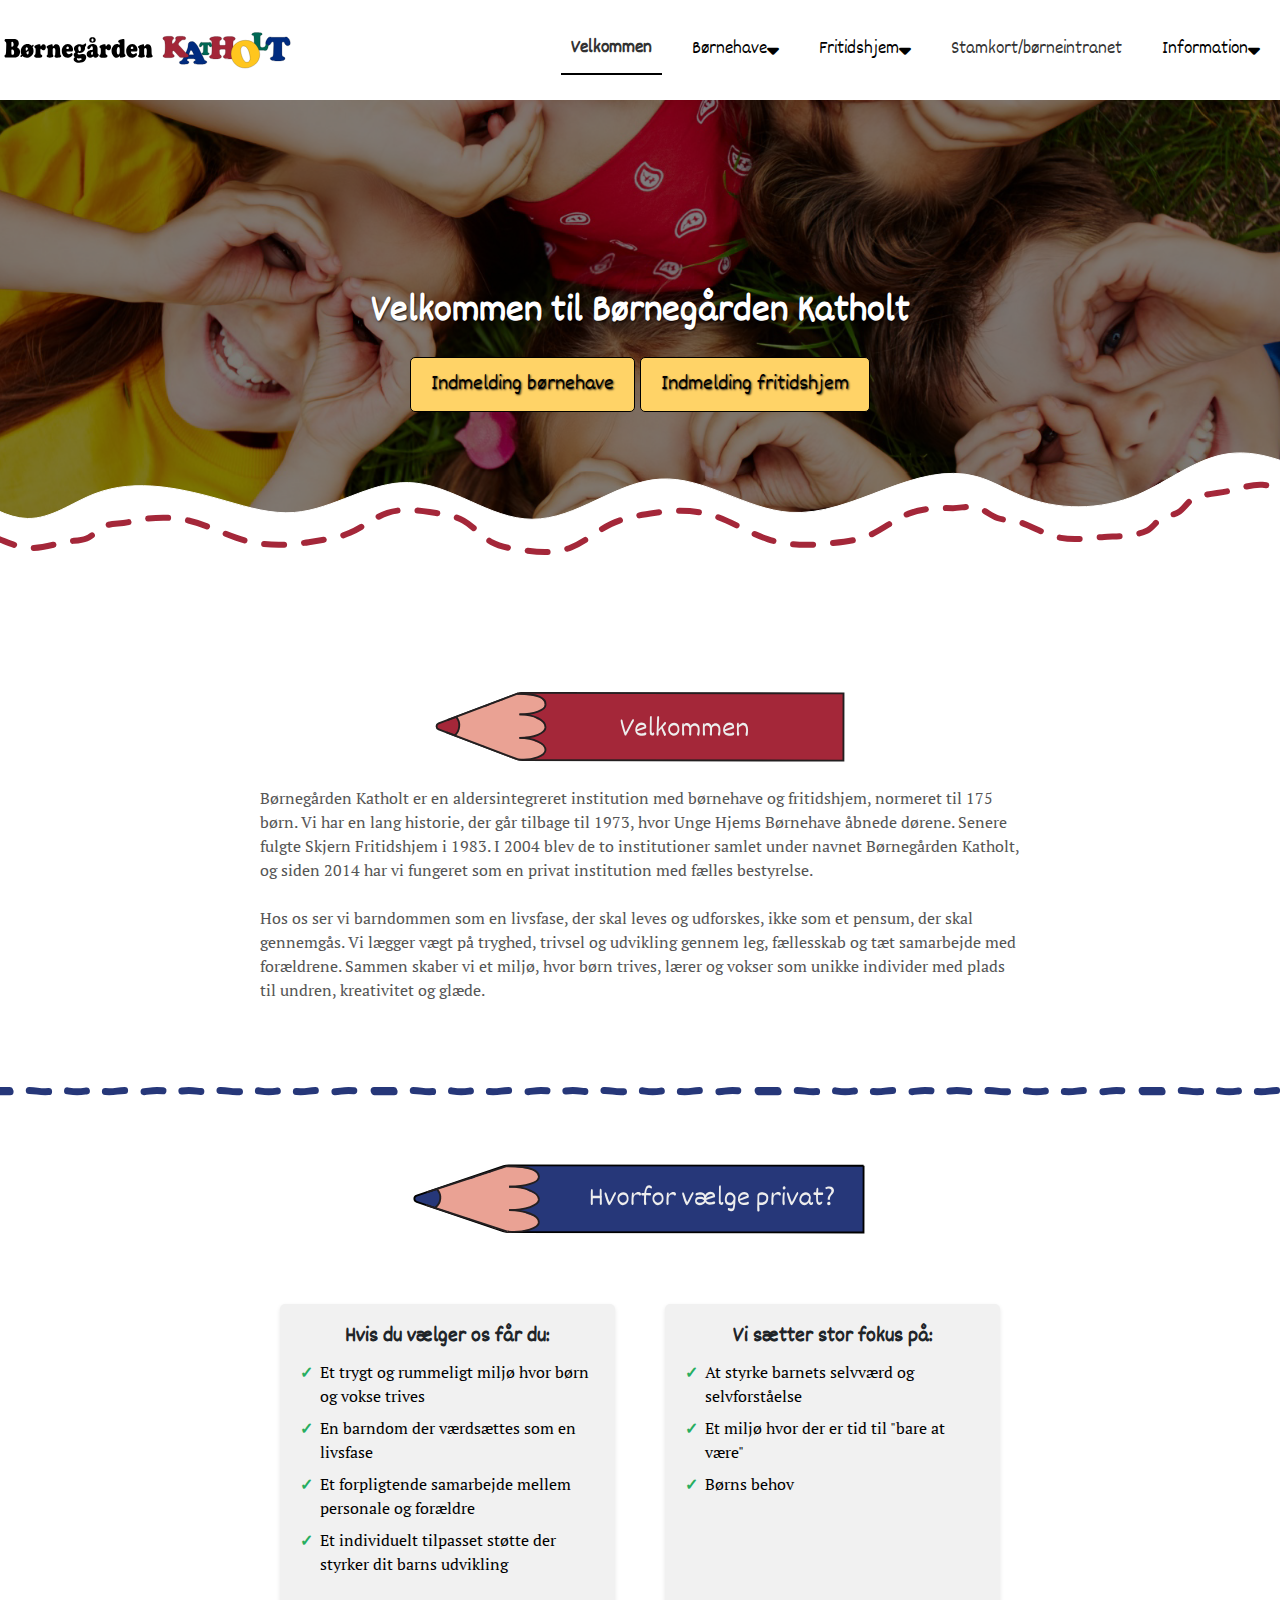
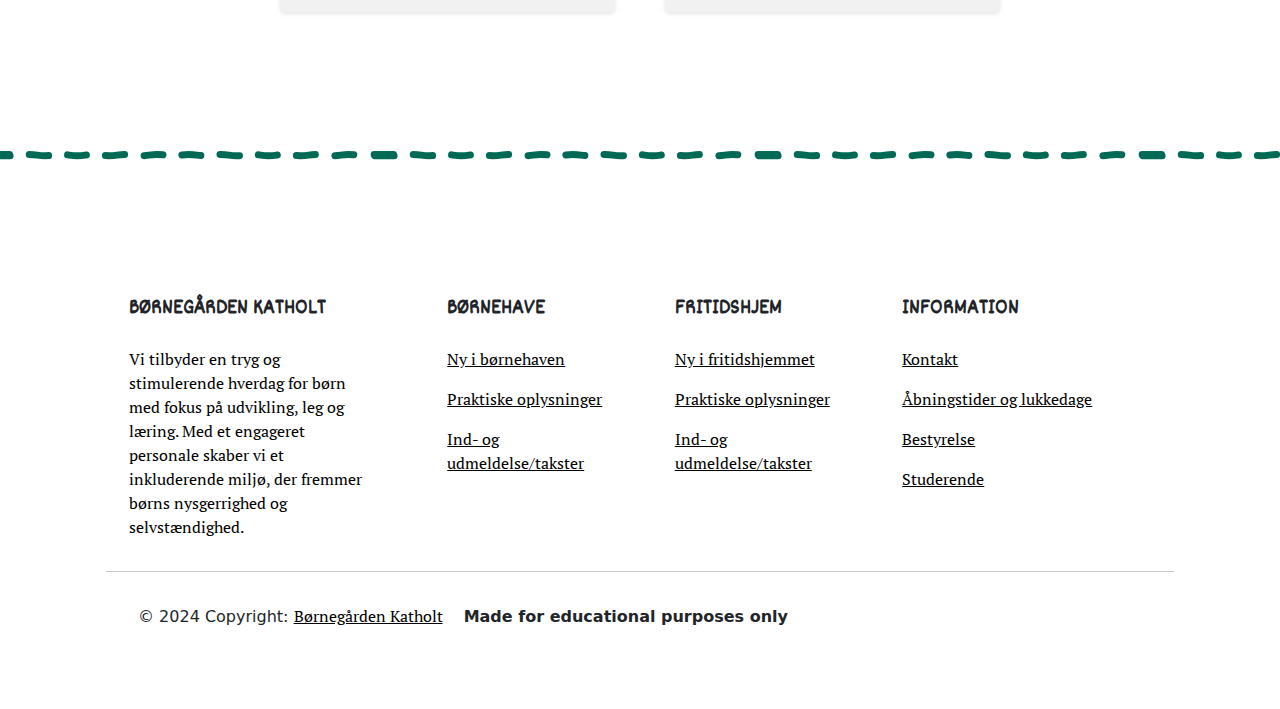
<file: index.html>
<!DOCTYPE html>
<html lang="da">
<head>
    <meta name="robots" content="noindex">
  <meta charset="UTF-8">
  <meta name="viewport" content="width=device-width, initial-scale=1.0">
  <link rel="stylesheet" href="index.css">
  <link href="https://cdnjs.cloudflare.com/ajax/libs/bootstrap/5.3.0/css/bootstrap.min.css" rel="stylesheet">
  <link rel="stylesheet" href="https://cdnjs.cloudflare.com/ajax/libs/font-awesome/6.0.0-beta3/css/all.min.css">
  <link href="https://fonts.googleapis.com/css2?family=Dekko&display=swap" rel="stylesheet">
  <link href="https://fonts.googleapis.com/css2?family=PT+Serif&display=swap" rel="stylesheet">
  <title>Børnegården Katholt | Velkommen til Børnegården Katholt</title>
</head>
  <body>
    <nav class="navbar">
      <!-- Left: Logo -->
      <div class="navbar-logo">
        <a href="index.html"><img src="images/logo-katholt-størrelse.svg" alt="Logo"></a>
      </div>
  
      <!-- Navigation Links -->
      <div class="topnav" id="myTopnav">
        <a href="index.html" id="welcomeLink">Velkommen</a>
  
        <div class="dropdown">
          <button class="dropdown-button">Børnehave <i class="fa fa-caret-down"></i></button>
          <div class="dropdown-content">
            <a href="ny-børnehave.html">Ny i børnehaven</a>
            <a href="børne-praktisk.html">Praktiske oplysninger</a>
            <a href="børne-indmeld.html">Ind- og udmeldelse/takster</a>
          </div>
        </div>
  
        <div class="dropdown">
          <button class="dropdown-button">Fritidshjem <i class="fa fa-caret-down"></i></button>
          <div class="dropdown-content">
            <a href="ny-fritidshjem.html">Ny i fritidshjemmet</a>
            <a href="fritid-praktisk.html">Praktiske oplysninger</a>
            <a href="fritid-indmeld.html">Ind- og udmeldelse/takster</a>
          </div>
        </div>
  
        <a href="stamkort.html">Stamkort/børneintranet</a>
  
        <div class="dropdown">
          <button class="dropdown-button">Information <i class="fa fa-caret-down"></i></button>
          <div class="dropdown-content">
            <a href="info-kontakt.html">Kontakt</a>
            <a href="info-besøg.html">Åbningstider og lukkedage</a>
            <a href="info-bestyrelse.html">Bestyrelse</a>
            <a href="info-studerende.html">Studerende</a>
          </div>
        </div>
      </div>
  
      <!-- Hamburger Menu Icon -->
      <a href="javascript:void(0);" class="icon" onclick="myFunction()">
        <i class="fa fa-bars"></i>
      </a>
    </nav>
  
    <script>
function myFunction() {
  const topnav = document.getElementById("myTopnav");
  topnav.classList.toggle("responsive");
}

// Dropdown Functionality for Small Screens
const dropdownButtons = document.querySelectorAll(".dropdown-button");
dropdownButtons.forEach((button) => {
  button.addEventListener("click", (event) => {
    event.preventDefault(); // Prevent default link behavior

    const dropdownContent = button.nextElementSibling;

    // Toggle visibility
    dropdownContent.style.display =
      dropdownContent.style.display === "block" ? "none" : "block";

    // Close other dropdowns
    document.querySelectorAll(".dropdown-content").forEach((content) => {
      if (content !== dropdownContent) {
        content.style.display = "none";
      }
    });
  });
});


</script>
   <!-- Header Section -->
 <header class="py-5 bg-light mb-4">
  <div class="container">
    <div class="text-center">
        <h1 class="fw-bold">Velkommen til Børnegården Katholt</h1>
        <a href="børne-indmeld.html" class="button-yellow-light">Indmelding børnehave</a>
        <a href="fritid-indmeld.html" class="button-yellow-light">Indmelding fritidshjem</a>

    </div>
  </div>
</header>
  <br>
  <br>

  <!-- Container for tekstsektionen -->
  <div class="text-section">
    <!-- Billede af en blyant til velkomstsektionen -->
    <img src="images/blyant-velkommen-forside.svg" alt="velkommen blyant" class="blyanter">
    <br>
<p>Børnegården Katholt er en aldersintegreret institution med børnehave og fritidshjem, normeret til 175 børn. Vi har en lang historie, der går tilbage til 1973, hvor Unge Hjems Børnehave åbnede dørene. Senere fulgte Skjern Fritidshjem i 1983. I 2004 blev de to institutioner samlet under navnet Børnegården Katholt, og siden 2014 har vi fungeret som en privat institution med fælles bestyrelse.
  <br><br>Hos os ser vi barndommen som en livsfase, der skal leves og udforskes, ikke som et pensum, der skal gennemgås. Vi lægger vægt på tryghed, trivsel og udvikling gennem leg, fællesskab og tæt samarbejde med forældrene. Sammen skaber vi et miljø, hvor børn trives, lærer og vokser som unikke individer med plads til undren, kreativitet og glæde.</p>


</div>

  <br><br>
  <!--Blå linje-->
  <div class="hand-drawn-line-blue"></div>
  <br><br>

<!-- Sektion med information om hvorfor man skal vælge institutionen -->
  <section class="text-section">
     <!-- Illustration af en blyant til sektionen -->
    <img src="images/blyant-hvorfor-vælge.svg" alt="hvorfor vælge privat blyant" class="blyanter">
  <!-- Container til informationsindholdet -->
  <div class="info-container">
     <!-- Boksen der indeholder alt tekstindhold -->
    <div class="content-box">
         <!-- Venstre sektion med fordele ved institutionen -->
      <div class="left-section">
        <h2>Hvis du vælger os får du:</h2>
        <ul>
           <!-- Liste med fordele -->
          <li>Et trygt og rummeligt miljø hvor børn og vokse trives</li>
          <li>En barndom der værdsættes som en livsfase</li>
          <li>Et forpligtende samarbejde mellem personale og forældre</li>
          <li>Et individuelt tilpasset støtte der styrker dit barns udvikling</li>
        </ul>
      </div>
      <div class="right-section">
        <h2>Vi sætter stor fokus på:</h2>
        <ul>
          <li>At styrke barnets selvværd og selvforståelse</li>
          <li>Et miljø hvor der er tid til "bare at være"</li>
          <li>Børns behov</li>
        </ul>
      </div>
    </div>
  </div>
</section>
<br><br>
 <!-- Højre sektion med værdier og fokusområder -->
<div class="hand-drawn-line-green"></div>
<br><br>
<footer>
  <!-- Remove the container if you want to extend the Footer to full width. -->
<div class="container my-5">
  <!-- Footer -->
    <!-- Grid container -->
    <div class="container p-4 pb-0">
      <!-- Section: Links -->
      <section class="">
        <!--Grid row-->
        <div class="row">
          <!-- Grid column -->
          <div class="col-md-3 col-lg-3 col-xl-3 mx-auto mt-3">
            <h3 class="text-uppercase mb-4 font-weight-bold">
              Børnegården Katholt
            </h3>
            <p>
              Vi tilbyder en tryg og stimulerende hverdag for børn med fokus på udvikling, leg og læring.
              Med et engageret personale skaber vi et inkluderende miljø, der fremmer børns nysgerrighed og selvstændighed.
            </p>
          </div>
          <!-- Grid column -->
          <hr class="w-100 clearfix d-md-none">
          <!-- Grid column -->
          <div class="col-md-2 col-lg-2 col-xl-2 mx-auto mt-3">
            <h3 class="text-uppercase mb-4 font-weight-bold">Børnehave</h3>
            <p><a href="ny-børnehave.html">Ny i børnehaven</a></p>
            <p><a href="børne-praktisk.html">Praktiske oplysninger</a></p>
            <p><a href="børne-indmeld.html">Ind- og udmeldelse/takster</a></p>
          </div>
          <!-- Grid column -->
          <hr class="w-100 clearfix d-md-none">
          <!-- Grid column -->
          <div class="col-md-3 col-lg-2 col-xl-2 mx-auto mt-3">
            <h3 class="text-uppercase mb-4 font-weight-bold">
              Fritidshjem
            </h3>
            <p><a href="ny-fritidshjem.html">Ny i fritidshjemmet</a></p>
            <p><a href="fritid-praktisk.html">Praktiske oplysninger</a></p>
            <p><a href="fritid-indmeld.html">Ind- og udmeldelse/takster</a></p>
          </div>
          <!-- Grid column -->
          <hr class="w-100 clearfix d-md-none">
          <!-- Grid column -->
          <div class="col-md-4 col-lg-3 col-xl-3 mx-auto mt-3">
            <h3 class="text-uppercase mb-4 font-weight-bold">Information</h3>
              <p><a href="info-kontakt.html">Kontakt</a></p>
              <p><a href="info-besøg.html">Åbningstider og lukkedage</a></p>
              <p><a href="info-bestyrelse.html">Bestyrelse</a></p>
              <p><a href="info-studerende.html">Studerende</a></p>
          </div>
          <!-- Grid column -->
        </div>
        <!--Grid row-->
      </section>
      <!-- Section: Links -->
      <hr class="my-3">
      <!-- Section: Copyright -->
      <div class="p-3 pt-0">
        <div class="row d-flex align-items-center">
          <!-- Grid column -->
          <div class="col-md-7 col-lg-8 text-center text-md-start">
            <!-- Copyright -->
            <div class="p-3">
              © 2024 Copyright:
              <a class="text-black" href="https://www.boernegaardenkatholt.dk/"
                 >Børnegården Katholt</a>
                 <span class="footer-text ms-3"><b>Made for educational purposes only</b></span>
            </div>
            <!-- Copyright -->
          </div>
          <!-- Grid column -->
        </div>
      </div>
      <!-- Section: Copyright -->
    </div>
    <!-- Grid container -->
  <!-- Footer -->
</div>
<!-- End of .container -->
</footer>
</body>
</html>
</file>
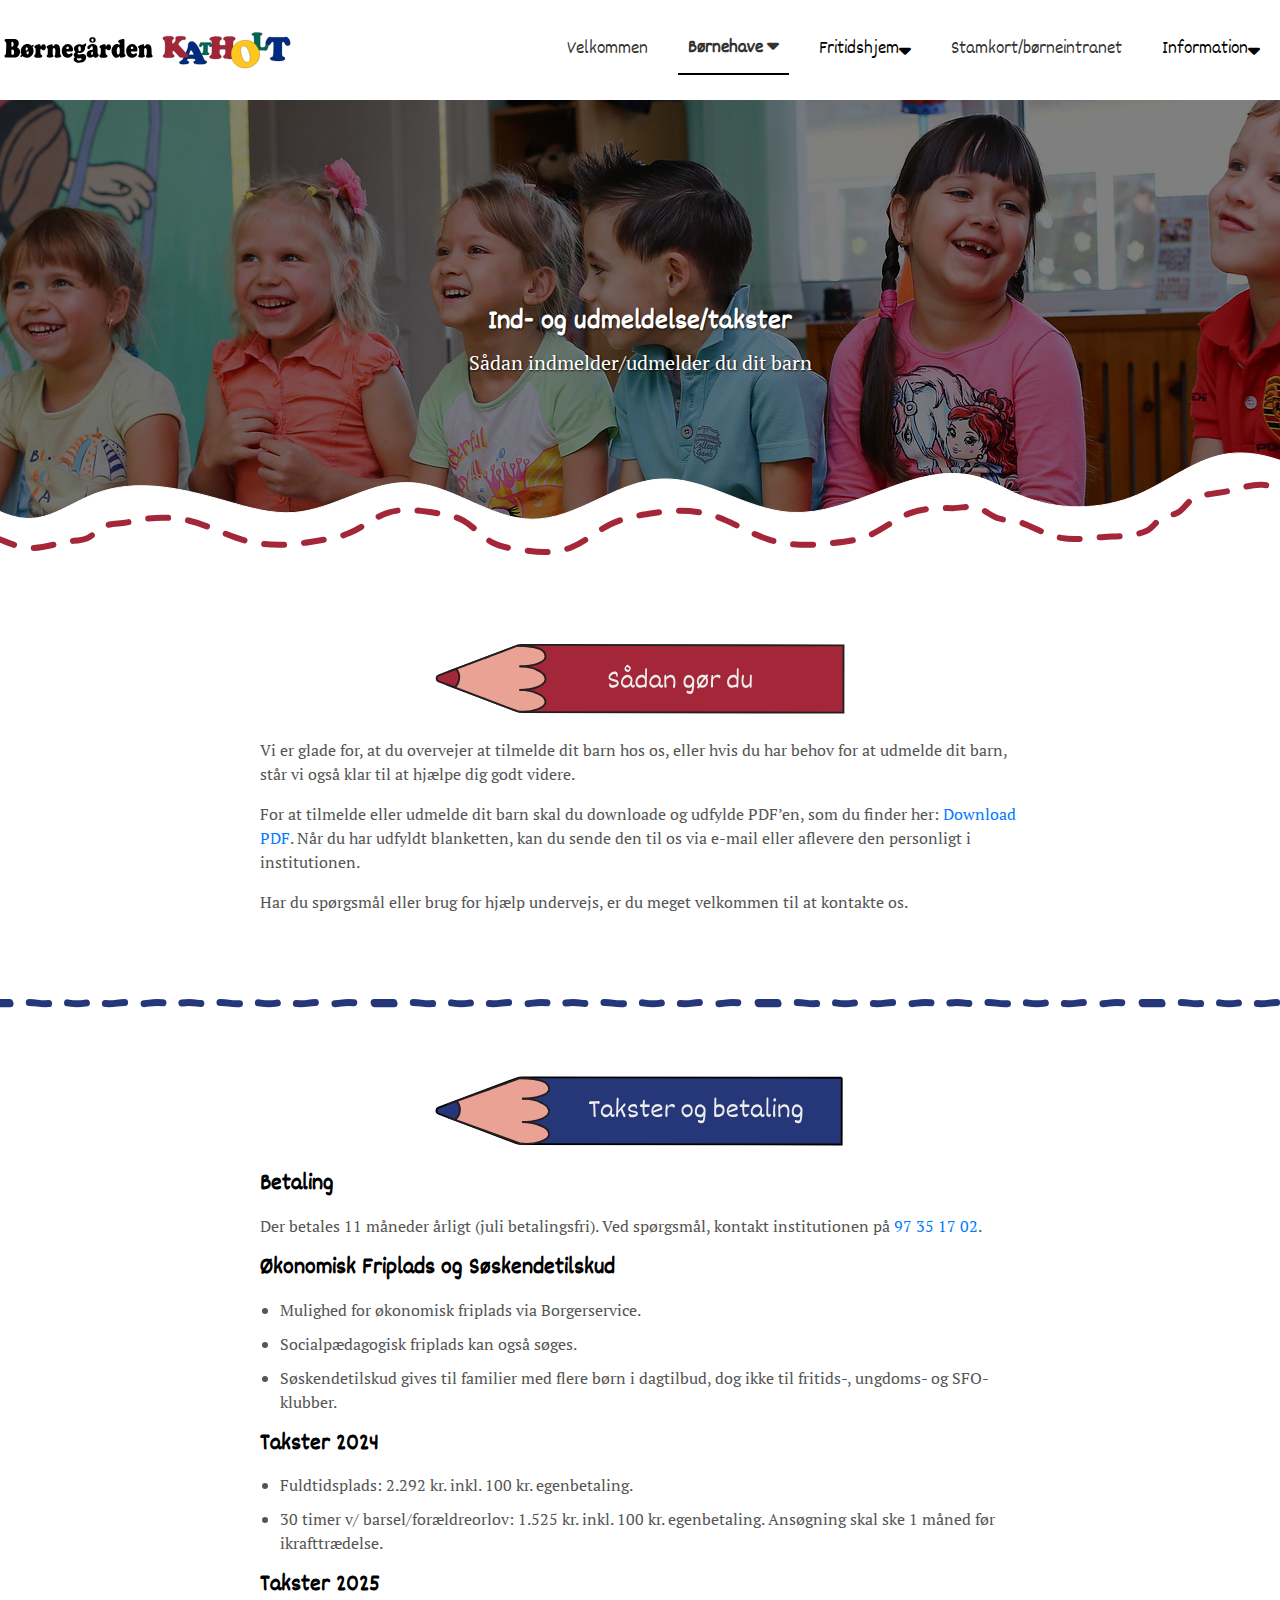
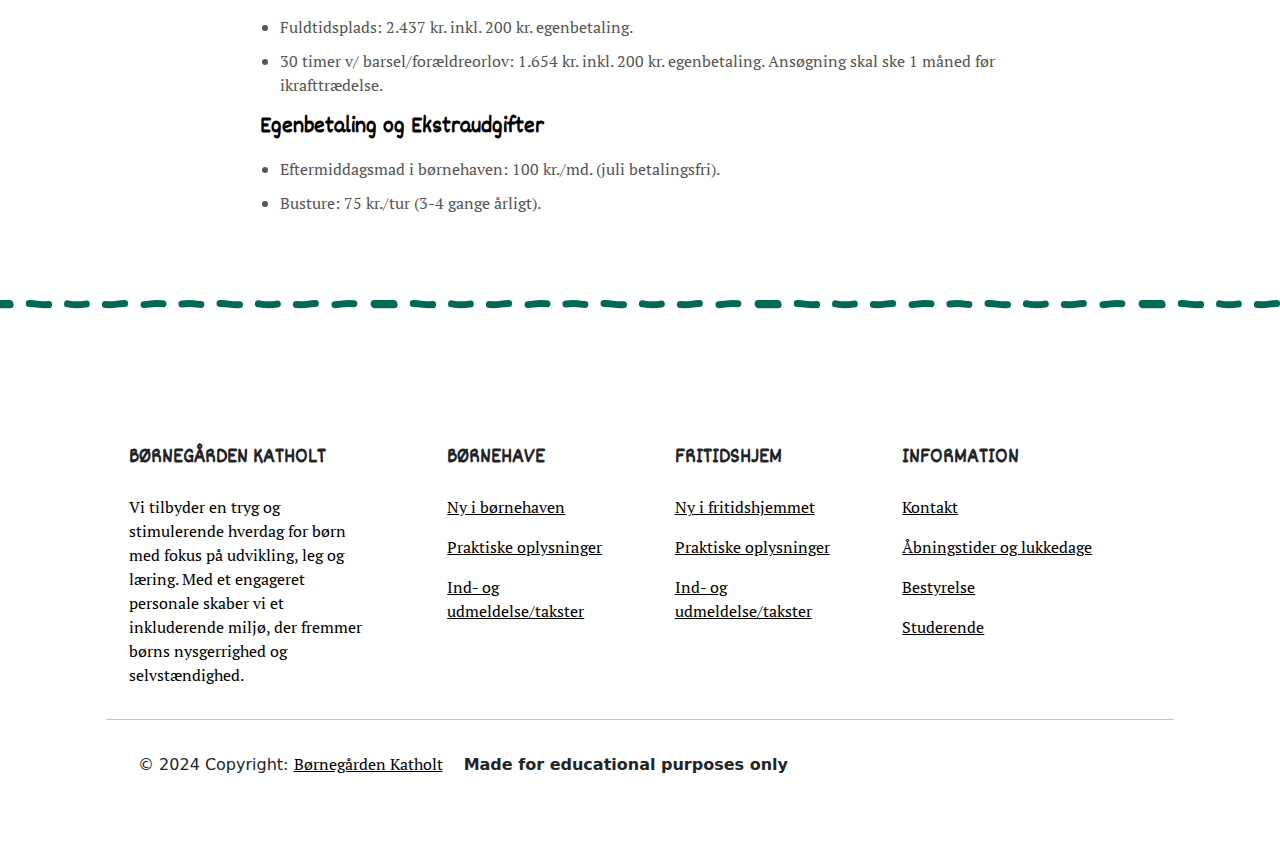
<file: børne-indmeld.html>
<!DOCTYPE html>
<html lang="da">
<!-- Head-sektion. -->
<head>
  <!--Fortæller søgemaskiner, at de ikke skal indeksere siden. -->
  <meta name="robots" content="noindex">
  <!--Angiver UTF-8-tegnkodning. -->
  <meta charset="UTF-8">
  <!-- Sikre responsivt design. -->
  <meta name="viewport" content="width=device-width, initial-scale=1.0">
  <!-- Refererer til lokalt stylesheet samt eksterne stylesheets til Bootstrap, Font Awesome og Google Fonts. -->
  <link rel="stylesheet" href="børne-indmeld.css">
  <link href="https://cdnjs.cloudflare.com/ajax/libs/bootstrap/5.3.0/css/bootstrap.min.css" rel="stylesheet">
  <link href="https://cdnjs.cloudflare.com/ajax/libs/font-awesome/6.0.0-beta3/css/all.min.css" rel="stylesheet">
  <link href="https://fonts.googleapis.com/css2?family=Dekko&display=swap" rel="stylesheet">
  <link href="https://fonts.googleapis.com/css2?family=PT+Serif&display=swap" rel="stylesheet">
  <!-- Fortæller titlen på websiden. -->
  <title>Børnegården Katholt | Børnehave | Ind- og udmeldelse/takster</title>
</head>
<body>
  <!-- Navigationslinje: Indeholder navigationsmenu med logo (linker til forsiden), links i menuen samt dropdownmenuer til undersider. -->
  <nav class="navbar">
    <!-- Left: Logo -->
    <div class="navbar-logo">
      <a href="index.html"><img src="images/logo-katholt-størrelse.svg" alt="Logo"></a>
    </div>

    <!-- Navigation Links -->
    <div class="topnav" id="myTopnav">
      <a href="index.html">Velkommen</a>

      <div class="dropdown">
        <button class="dropdown-button" id="daycarelink">Børnehave <i class="fa fa-caret-down"></i></button>
        <div class="dropdown-content">
          <a href="ny-børnehave.html">Ny i børnehaven</a>
          <a href="børne-praktisk.html">Praktiske oplysninger</a>
          <a href="børne-indmeld.html" id="daycareself">Ind- og udmeldelse/takster</a>
        </div>
      </div>

      <div class="dropdown">
        <button class="dropdown-button">Fritidshjem <i class="fa fa-caret-down"></i></button>
        <div class="dropdown-content">
          <a href="ny-fritidshjem.html">Ny i fritidshjemmet</a>
          <a href="fritid-praktisk.html">Praktiske oplysninger</a>
          <a href="fritid-indmeld.html">Ind- og udmeldelse/takster</a>
        </div>
      </div>

      <a href="stamkort.html">Stamkort/børneintranet</a>

      <div class="dropdown">
        <button class="dropdown-button">Information <i class="fa fa-caret-down"></i></button>
        <div class="dropdown-content">
          <a href="info-kontakt.html">Kontakt</a>
          <a href="info-besøg.html">Åbningstider og lukkedage</a>
          <a href="info-bestyrelse.html">Bestyrelse</a>
          <a href="info-studerende.html">Studerende</a>
        </div>
      </div>
    </div>

    <!-- Hamburger-ikon - skifter navigationens synlighed på små skærme vha. JavaScript (myFunction()). -->
    <a href="javascript:void(0);" class="icon" onclick="myFunction()">
      <i class="fa fa-bars"></i>
    </a>
  </nav>

  <script>
// Responsiv menu - skifter navigationsmenuens synlighed på små skærme vha. tilføje/fjerne den responsive klasse.
function myFunction() {
  const topnav = document.getElementById("myTopnav");
  topnav.classList.toggle("responsive");
}

// Dropdown-funktionalitet - Implementerer klikbaseret dropdown-adfærd til små skærme.
// Det sikrer, at kun én dropdown-menu er åben ad gangen.
const dropdownButtons = document.querySelectorAll(".dropdown-button");
dropdownButtons.forEach((button) => {
  button.addEventListener("click", (event) => {
    event.preventDefault(); // Prevent default link behavior

    const dropdownContent = button.nextElementSibling;

    // Skifte mellem synlighed.
    dropdownContent.style.display =
      dropdownContent.style.display === "block" ? "none" : "block";

    // Lukker andre dropdowns.
    document.querySelectorAll(".dropdown-content").forEach((content) => {
      if (content !== dropdownContent) {
        content.style.display = "none";
      }
    });
  });
});
  </script>
 <!-- Header-sektion. -->
 <header class="py-5 bg-light mb-4">
<div class="container">
  <div class="text-center">
    <!-- Viser en titel (Ind- og udmeldelse/takster) og en undertitel (Sådan indmelder/udmelder du dit barn), som fremhæver sidens formål. -->
      <h1 class="fw-bold">Ind- og udmeldelse/takster</h1>
      <p class="lead">Sådan indmelder/udmelder du dit barn</p>
  </div>
</div>
</header>
<!-- Indholdsafsnit (Sådan gør du) -->
<div class="enrollment-fees">
  <!-- Billede af farveblyant. -->
  <img src="images/blyant-sådan.svg" alt="sådan gør du blyant" class="blyanter">
  <br>
    <p>Vi er glade for, at du overvejer at tilmelde dit barn hos os, eller hvis du har behov for at udmelde dit barn, står vi også klar til at hjælpe dig godt videre.</p>
    <p>For at tilmelde eller udmelde dit barn skal du downloade og udfylde PDF’en, som du finder her: 
      <!-- Hyperlink til PDF. "_blank" siger at linket åbnes i en ny browser/vindue. -->
      <a href="LINK_TIL_PDF" target="_blank">Download PDF</a>. 
      Når du har udfyldt blanketten, kan du sende den til os via e-mail eller aflevere den personligt i institutionen.
    </p>
    <p>Har du spørgsmål eller brug for hjælp undervejs, er du meget velkommen til at kontakte os.</p>
</div>
<br><br>

<!-- Billede af "håndtegnet" stribet linje. -->
<div class="hand-drawn-line-blue"></div>
<br><br>
  
<!-- Indholdsafsnit (Takster og betaling). -->
  <section class="enrollment-fees">
  <!-- Billede af farveblyant. -->
    <img src="images/blyant-takster.svg" alt="takster og betaling blyant" class="blyanter">
    <br>
    <h2>Betaling</h2>
    <p>Der betales 11 måneder årligt (juli betalingsfri). Ved spørgsmål, kontakt institutionen på <a href="tel:97351702">97 35 17 02</a>.</p>
    
    <h2>Økonomisk Friplads og Søskendetilskud</h2>
    <!-- Unordered list. -->
    <ul>
      <li>Mulighed for økonomisk friplads via Borgerservice.</li>
      <li>Socialpædagogisk friplads kan også søges.</li>
      <li>Søskendetilskud gives til familier med flere børn i dagtilbud, dog ikke til fritids-, ungdoms- og SFO-klubber.</li>
    </ul>
    
    <h2>Takster 2024</h2>
        <!-- Unordered list. -->
    <ul>
      <li>Fuldtidsplads: 2.292 kr. inkl. 100 kr. egenbetaling.</li>
      <li>30 timer v/ barsel/forældreorlov: 1.525 kr. inkl. 100 kr. egenbetaling. Ansøgning skal ske 1 måned før ikrafttrædelse.</li>
    </ul>
    
    <h2>Takster 2025</h2>
        <!-- Unordered list. -->
    <ul>
      <li>Fuldtidsplads: 2.437 kr. inkl. 200 kr. egenbetaling.</li>
      <li>30 timer v/ barsel/forældreorlov: 1.654 kr. inkl. 200 kr. egenbetaling. Ansøgning skal ske 1 måned før ikrafttrædelse.</li>
    </ul>
    
    <h2>Egenbetaling og Ekstraudgifter</h2>
        <!-- Unordered list. -->
    <ul>
      <li>Eftermiddagsmad i børnehaven: 100 kr./md. (juli betalingsfri).</li>
      <li>Busture: 75 kr./tur (3-4 gange årligt).</li>
    </ul>
</section>
<br><br>
<!-- Billede af "håndtegnet" stribet linje. -->
<div class="hand-drawn-line-green"></div>
<br><br>

<!-- Footer-sektion. -->
<footer>
  <div class="container my-5">
      <!-- Grid container. -->
      <div class="container p-4 pb-0">
        <!-- Sektion - links. -->
        <section class="">
          <!-- Grid row. -->
          <div class="row">
            <!-- Grid column. -->
            <div class="col-md-3 col-lg-3 col-xl-3 mx-auto mt-3">
              <h3 class="text-uppercase mb-4 font-weight-bold">
                Børnegården Katholt
              </h3>
              <p>
                Vi tilbyder en tryg og stimulerende hverdag for børn med fokus på udvikling, leg og læring.
                Med et engageret personale skaber vi et inkluderende miljø, der fremmer børns nysgerrighed og selvstændighed.
              </p>
            </div>
            <!-- Grid column -->

  <!-- <hr> = laver et tematisk brud i indholdet i en vandret linje.
   w-100 = værktøjsklasse fra Bootstrap - gør elementet 100% bredt og sikrer, at den vandrette linje strækker sig over hele beholderens bredde.
   clearfix = utility-klasse (fra Bootstrap), som sikrer en stabil layoutstruktur ved at rydde effekten af flydende elementer og sikre, at linjen ikke skaber problemer i layoutet.
   d-md-none = Bootstrap-klasse der skjuler <hr> elementet på mellemstore skærme (md) og større og sikrer, at den vandrette linje kun vises på mindre skærme. -->
            <hr class="w-100 clearfix d-md-none">
  
            <!-- Grid column -->

            <!-- col-md-2 col-lg-2 col-xl-2 = angiver kolonnebredden for forskellige skærmstørrelser - her fylder kolonnen 2 enheder på mellemstore (768 px), store (992px) og ekstra store (1200px) skærme.
             mx-auto = centerer elementet horizontalt inden for containeren.
             mt-3 = tilføjer en margin på 3 enheder til toppen. -->
            <div class="col-md-2 col-lg-2 col-xl-2 mx-auto mt-3">
              <!-- text-uppercase = laver teksten til store bogstaver
               mb-4 = tilføjer margen på 4 enheder under overskriften.
               font-weight-bold = gør teksten fed. -->
              <h3 class="text-uppercase mb-4 font-weight-bold">Børnehave</h3>
              <p><a href="ny-børnehave.html">Ny i børnehaven</a></p>
              <p><a href="børne-praktisk.html">Praktiske oplysninger</a></p>
              <p><a href="børne-indmeld.html">Ind- og udmeldelse/takster</a></p>
            </div>

            <!-- Grid column -->
  
  <!-- <hr> = laver et tematisk brud i indholdet i en vandret linje.
   w-100 = værktøjsklasse fra Bootstrap - gør elementet 100% bredt og sikrer, at den vandrette linje strækker sig over hele beholderens bredde.
   clearfix = utility-klasse (fra Bootstrap), som sikrer en stabil layoutstruktur ved at rydde effekten af flydende elementer og sikre, at linjen ikke skaber problemer i layoutet.
   d-md-none = Bootstrap-klasse der skjuler <hr> elementet på mellemstore skærme (md) og større og sikrer, at den vandrette linje kun vises på mindre skærme. -->
            <hr class="w-100 clearfix d-md-none">
  
            <!-- Grid column -->

                        <!-- col-md-2 col-lg-2 col-xl-2 = angiver kolonnebredden for forskellige skærmstørrelser - her fylder kolonnen 2 enheder på mellemstore (768 px), store (992px) og ekstra store (1200px) skærme.
             mx-auto = centerer elementet horizontalt inden for containeren.
             mt-3 = tilføjer en margin på 3 enheder til toppen. -->
            <div class="col-md-3 col-lg-2 col-xl-2 mx-auto mt-3">
              <!-- text-uppercase = laver teksten til store bogstaver
               mb-4 = tilføjer margen på 4 enheder under overskriften.
               font-weight-bold = gør teksten fed. -->
              <h3 class="text-uppercase mb-4 font-weight-bold">
                Fritidshjem
              </h3>
              <p><a href="ny-fritidshjem.html">Ny i fritidshjemmet</a></p>
              <p><a href="fritid-praktisk.html">Praktiske oplysninger</a></p>
              <p><a href="fritid-indmeld.html">Ind- og udmeldelse/takster</a></p>
            </div>
  
            <!-- Grid column -->

              <!-- <hr> = laver et tematisk brud i indholdet i en vandret linje.
   w-100 = værktøjsklasse fra Bootstrap - gør elementet 100% bredt og sikrer, at den vandrette linje strækker sig over hele beholderens bredde.
   clearfix = utility-klasse (fra Bootstrap), som sikrer en stabil layoutstruktur ved at rydde effekten af flydende elementer og sikre, at linjen ikke skaber problemer i layoutet.
   d-md-none = Bootstrap-klasse der skjuler <hr> elementet på mellemstore skærme (md) og større og sikrer, at den vandrette linje kun vises på mindre skærme. -->
            <hr class="w-100 clearfix d-md-none">
  
            <!-- Grid column -->

            <!-- col-md-2 col-lg-2 col-xl-2 = angiver kolonnebredden for forskellige skærmstørrelser - her fylder kolonnen 2 enheder på mellemstore (768 px), store (992px) og ekstra store (1200px) skærme.
             mx-auto = centerer elementet horizontalt inden for containeren.
             mt-3 = tilføjer en margin på 3 enheder til toppen. -->
            <div class="col-md-4 col-lg-3 col-xl-3 mx-auto mt-3">
              <h3 class="text-uppercase mb-4 font-weight-bold">Information</h3>
                <p><a href="info-kontakt.html">Kontakt</a></p>
                <p><a href="info-besøg.html">Åbningstider og lukkedage</a></p>
                <p><a href="info-bestyrelse.html">Bestyrelse</a></p>
                <p><a href="info-studerende.html">Studerende</a></p>
            </div>
          </div>
        </section>

        <!-- Sektion - links -->
  
        <!-- <hr> = laver et tematisk brud i indholdet i en vandret linje.
         m = margin (plads uden for elementet)
         y = anvender marginen på både top og bund (lodret akse) -->
        <hr class="my-3">
  
        <!-- Copyright-sektion -->

        <!-- pt-3 = tilføjer padding på 3 enheder til alle sider.
         pt-0 = sætter den øverste padding til 0 enheder og overrider padding fra pt-3 for toppen. -->
        <div class="p-3 pt-0">
          <!--Row = Bootstrap-klasse til organisering af indhold i et grid layout.
          d-flex: aktiverer flexbox-layout og giver mulighed for fleksibel justering og placering af underordnede elementer.
          align-items-center = centerer elementerne vertikalt i flexcontaineren. -->
          <div class="row d-flex align-items-center">
            <!-- Grid column -->

           <!-- <col-md-7 col-lg-8 = angiver kolonnebredden:
            7 enheder bred på mellemstore skærme (768px)
            8 enheder bred på store skærme (992px).
            text-center = centerer teksten på små skærme.
            text-md-start = justerer teksten til venstre (start) for mellemstore og større skærme -->
            <div class="col-md-7 col-lg-8 text-center text-md-start">
              <!-- Copyright -->

              <!-- pt-3 = tilføjer padding på 3 enheder til alle sider. -->
              <div class="p-3">
                © 2024 Copyright:
                <!-- Hyperlink til site. -->
                <a class="text-black" href="https://www.boernegaardenkatholt.dk/"
                   >Børnegården Katholt</a>
                   <!-- <span> = inline container brugt til at style og formatte til en tekst.
                    ms-3 = Bootstrap-klasse som adder venstre margin af 3 enheder (mellemrum). -->
                   <span class="footer-text ms-3"><b>Made for educational purposes only</b></span>
              </div>
            </div>
          </div>
        </div>
      </div>
  </div>
  </footer>
</body>
  </html>
</file>
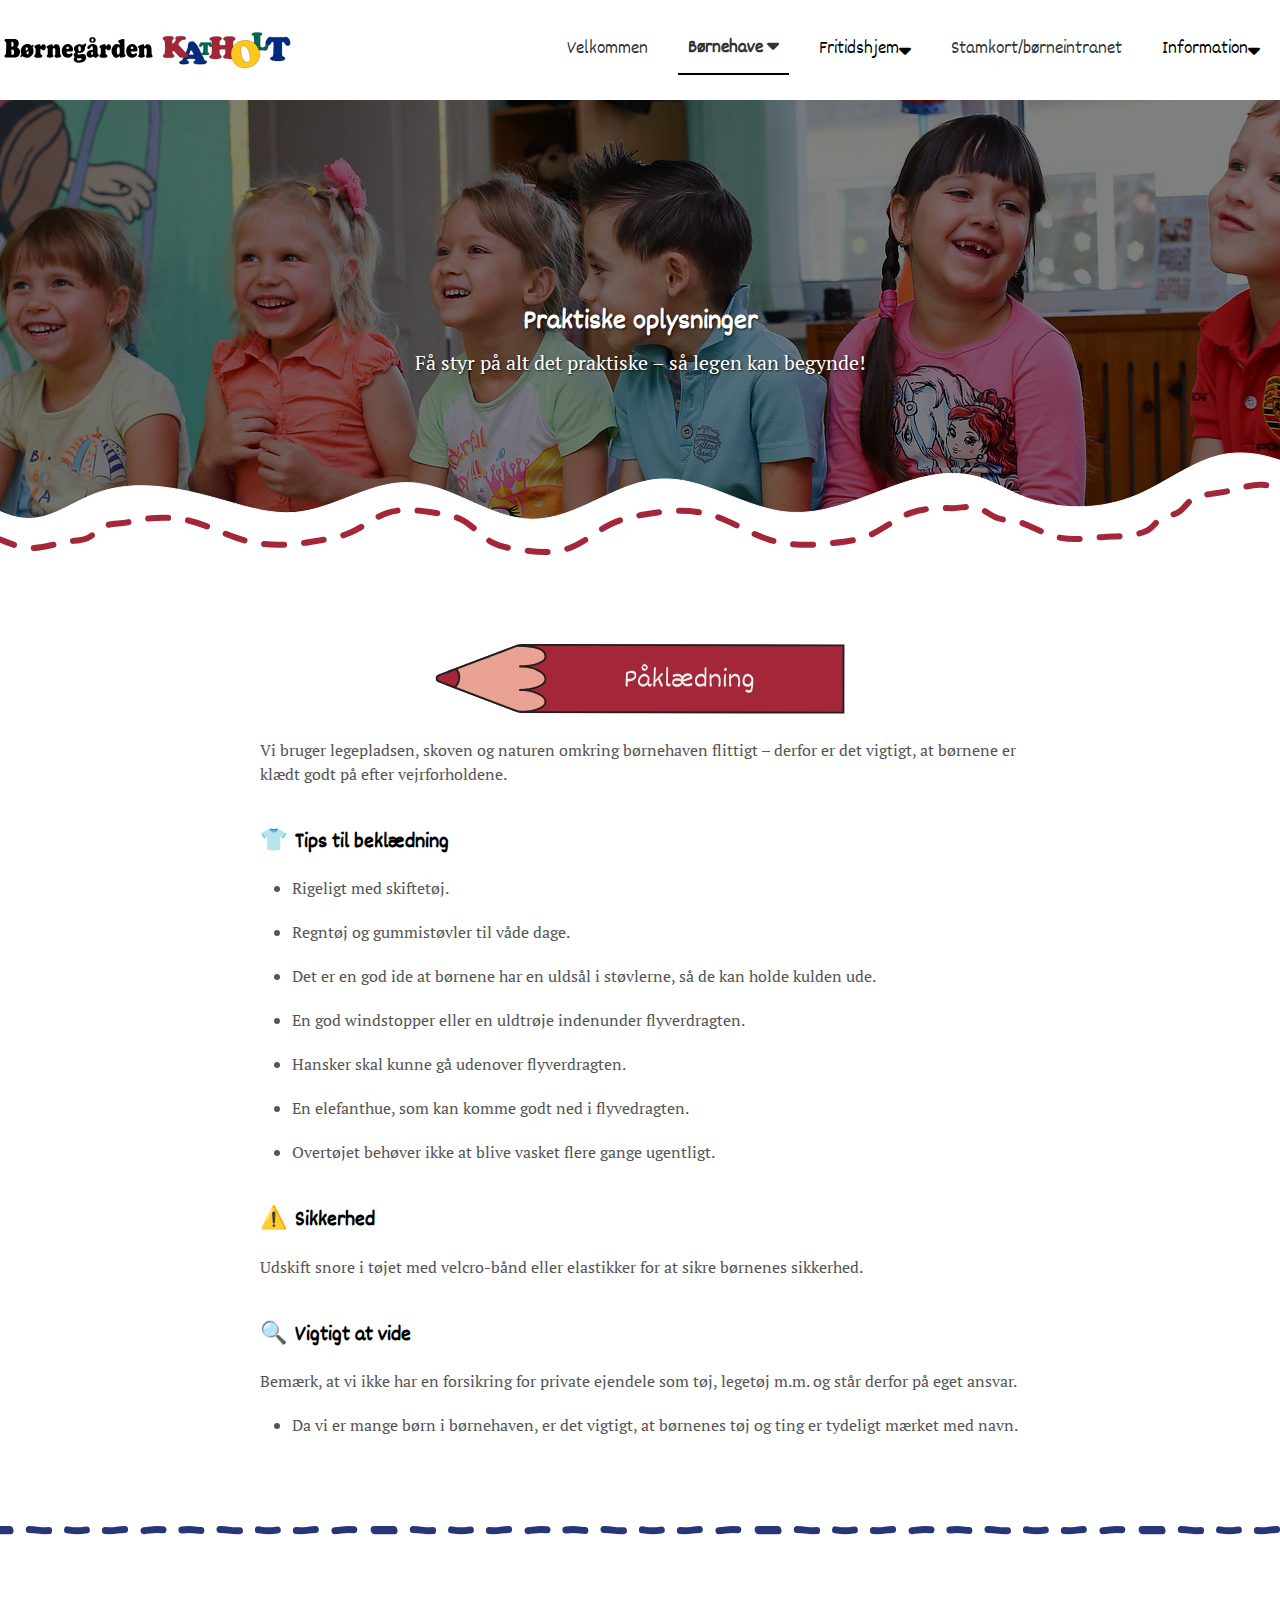
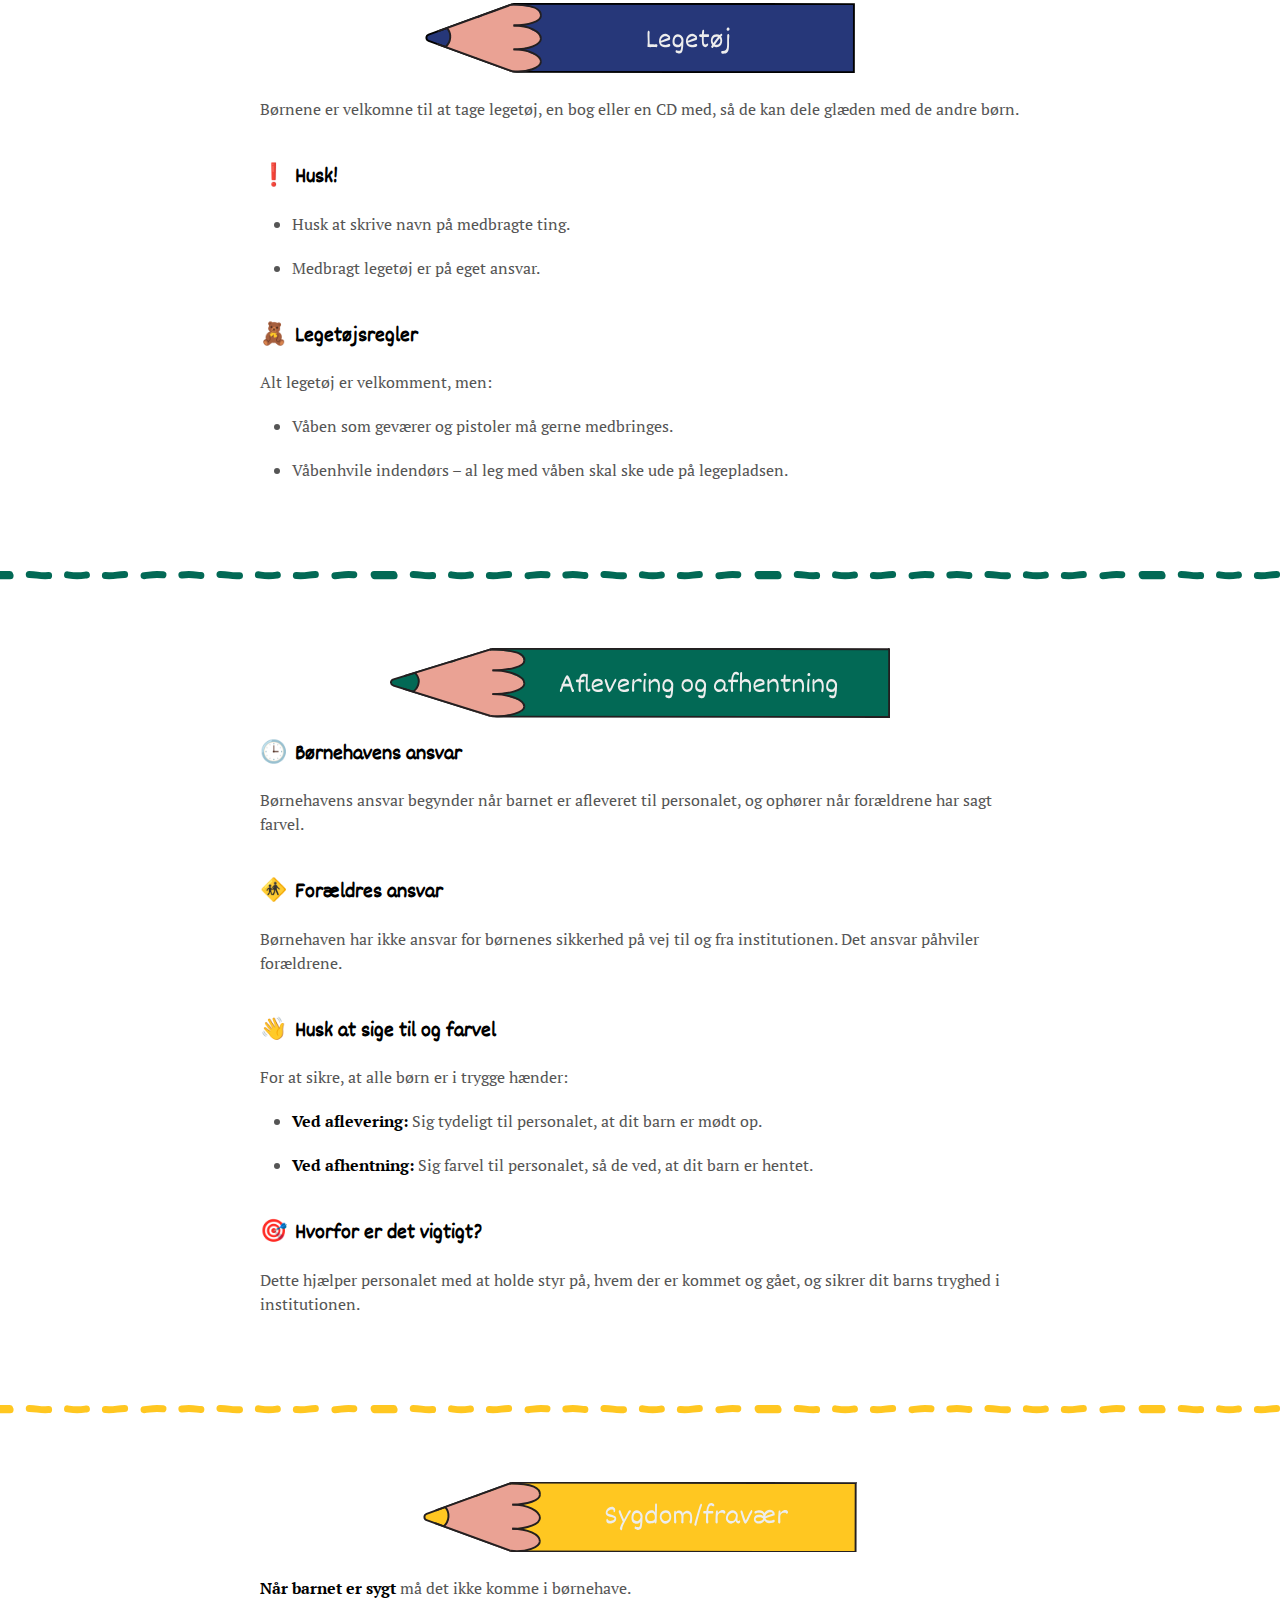
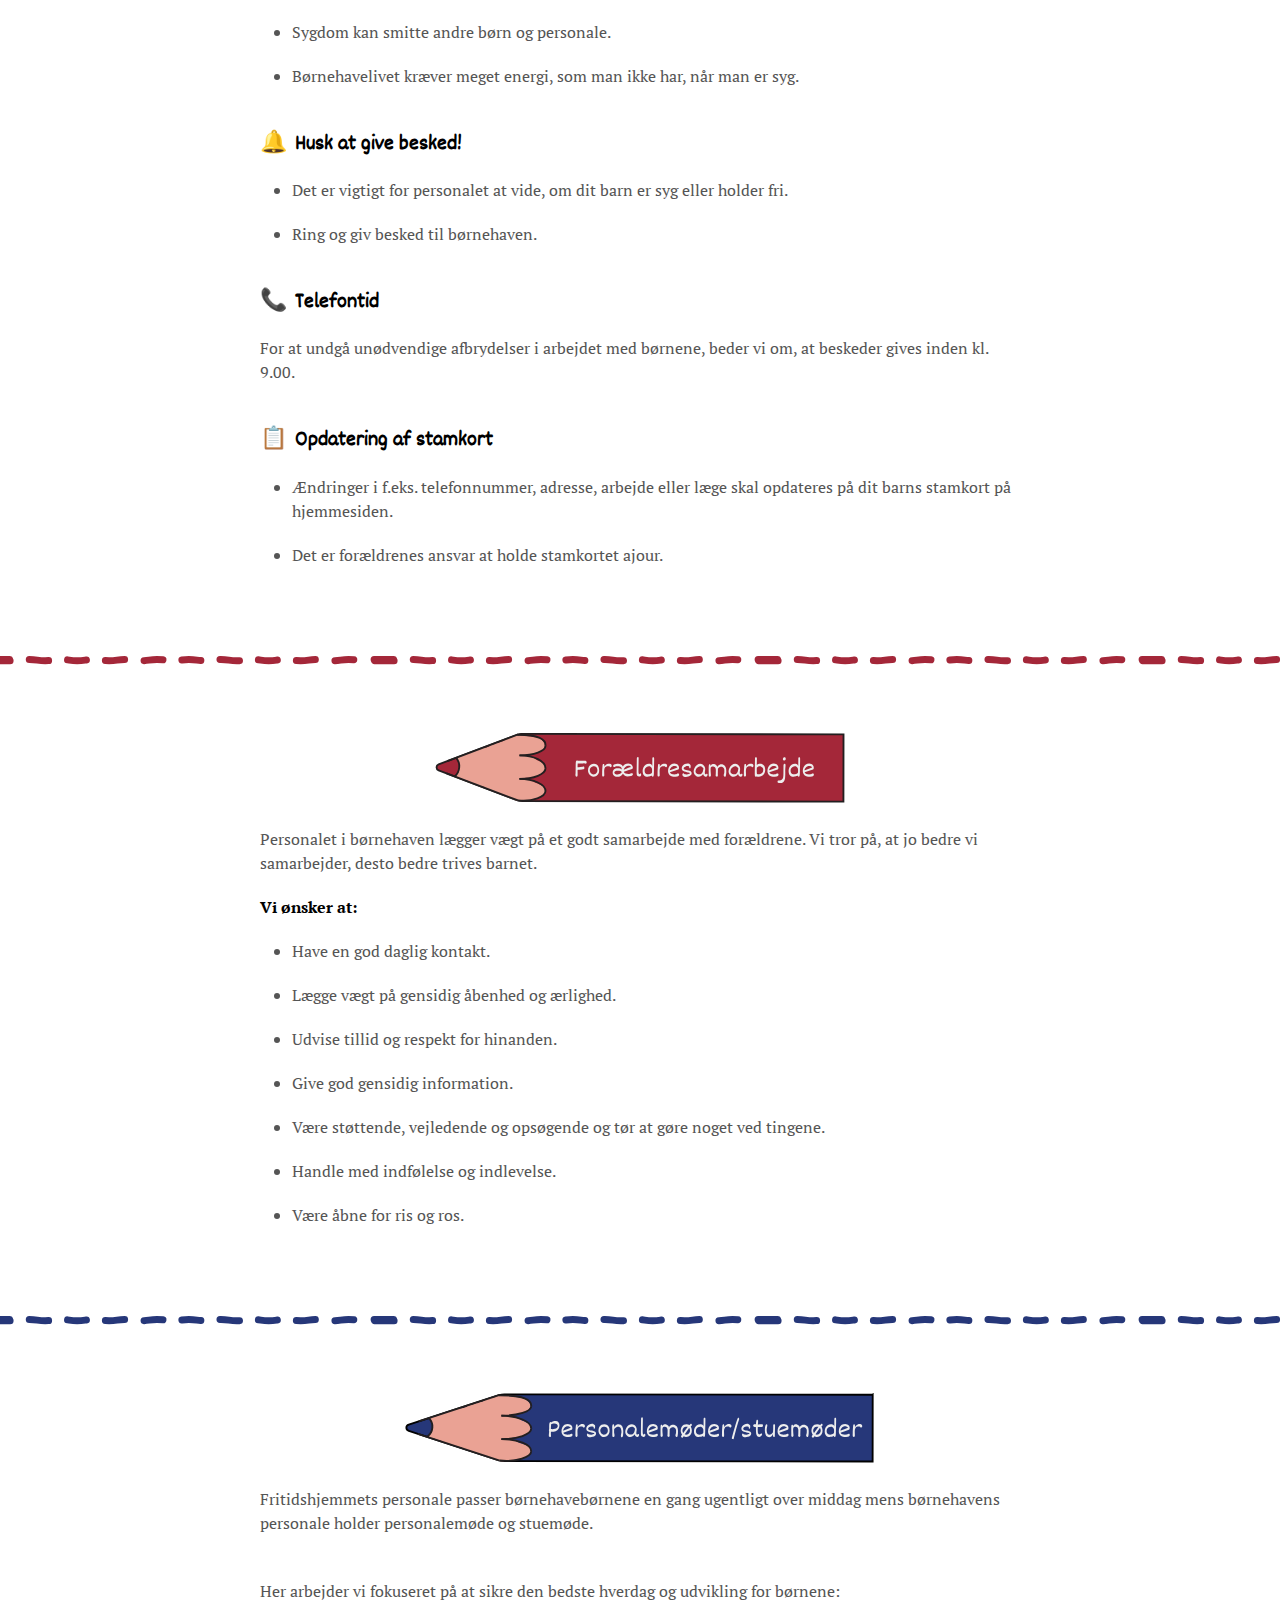
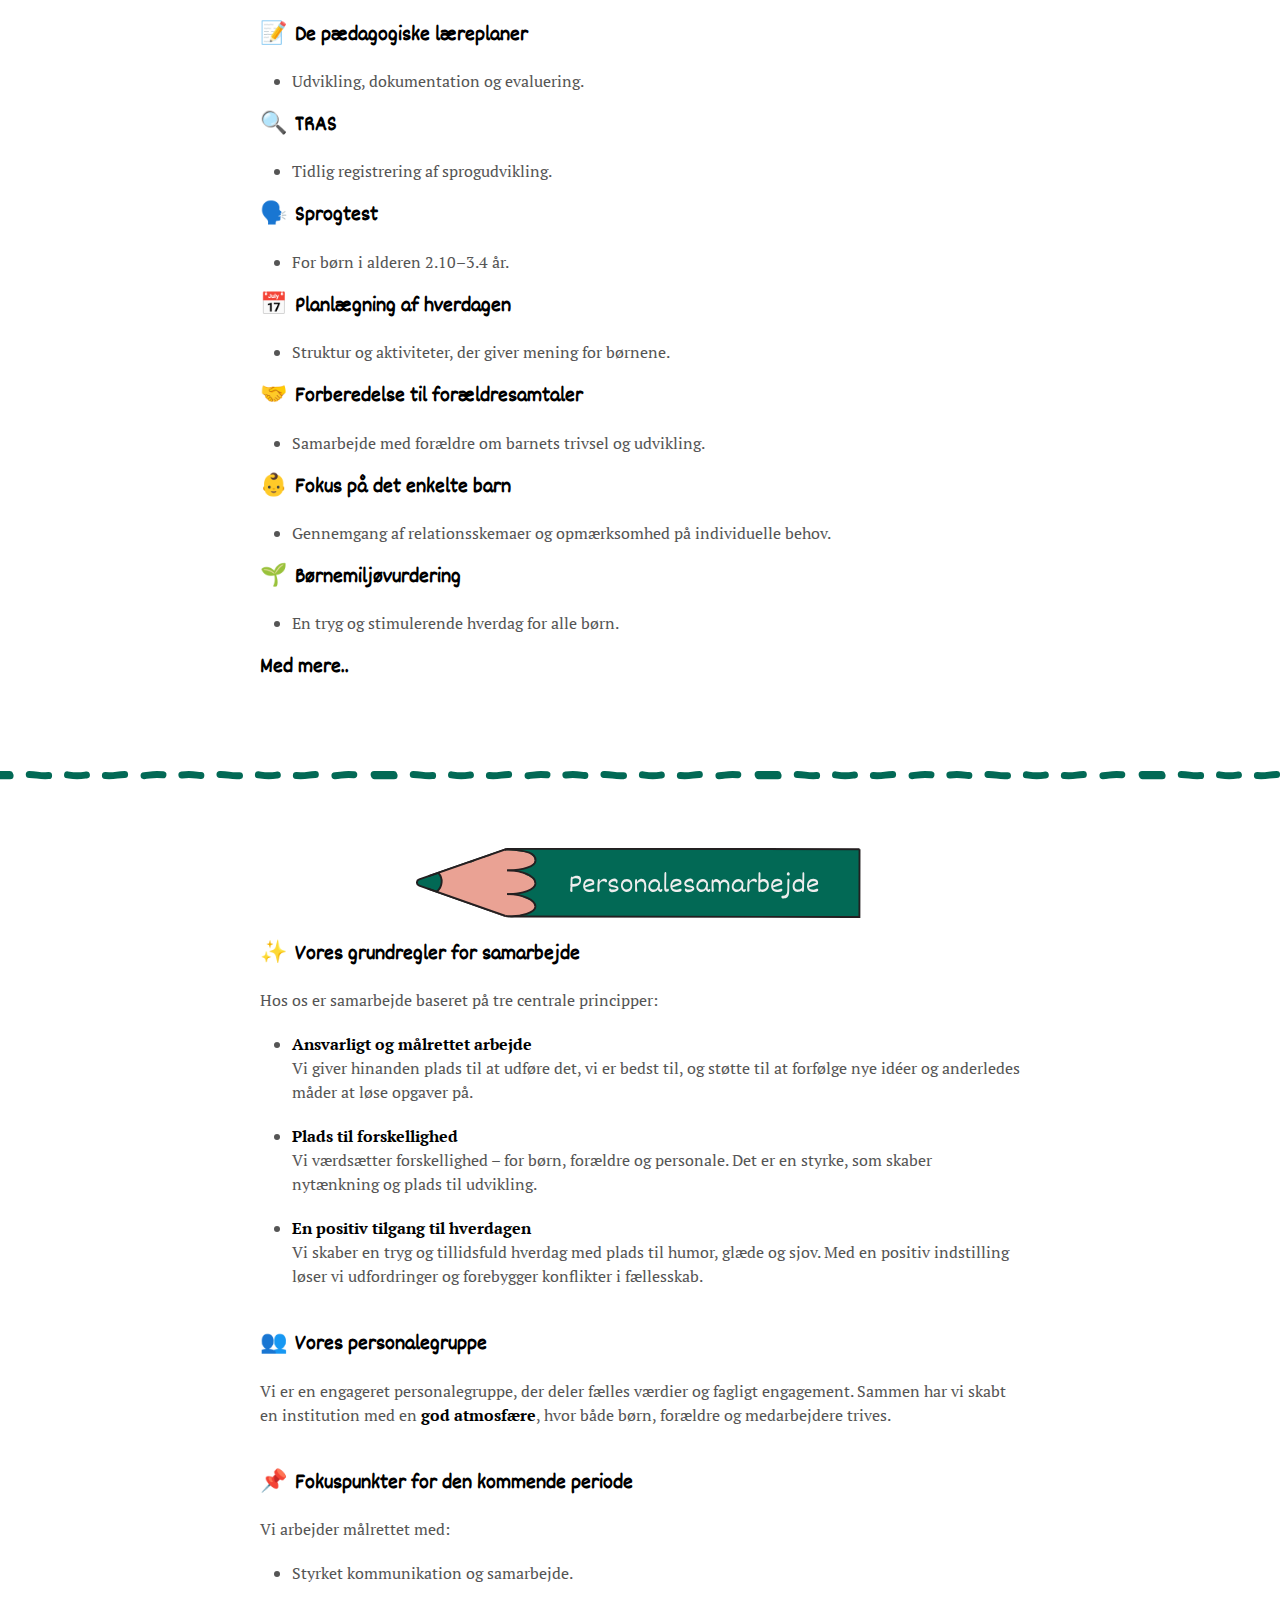
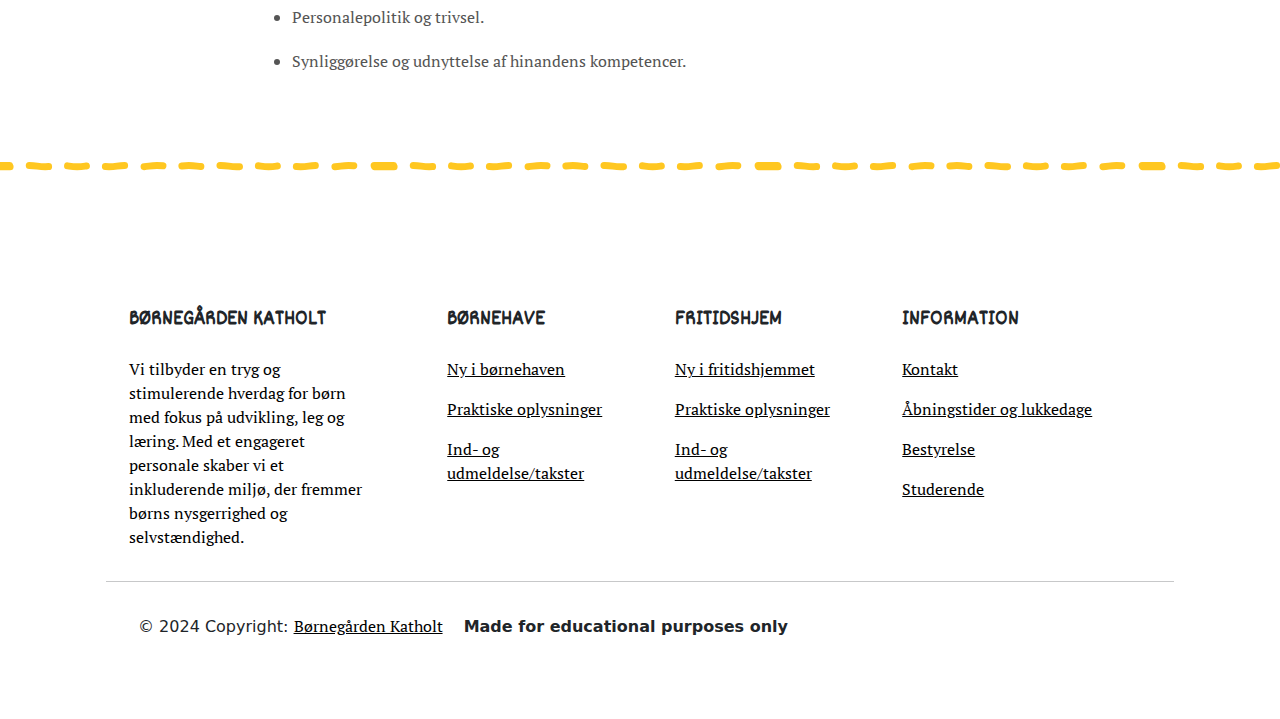
<file: børne-praktisk.html>
<!DOCTYPE html>

<html lang="da">

<head>

  <meta name="robots" content="noindex">

  <meta charset="UTF-8">

  <meta name="viewport" content="width=device-width, initial-scale=1.0">

  <link rel="stylesheet" href="børne-praktisk.css">

  <link href="https://cdnjs.cloudflare.com/ajax/libs/bootstrap/5.3.0/css/bootstrap.min.css" rel="stylesheet">

  <link rel="stylesheet" href="https://cdnjs.cloudflare.com/ajax/libs/font-awesome/6.0.0-beta3/css/all.min.css">

  <link href="https://fonts.googleapis.com/css2?family=Dekko&display=swap" rel="stylesheet">

  <link href="https://fonts.googleapis.com/css2?family=PT+Serif&display=swap" rel="stylesheet">

  <title>Børnegården Katholt | Børnehave | Praktiske oplysninger</title>

</head>

<body>

  <nav class="navbar">

    <!-- Left: Logo -->

    <div class="navbar-logo">

      <a href="index.html"><img src="images/logo-katholt-størrelse.svg" alt="Logo"></a>

    </div>

 

    <!-- Navigation Links -->

    <div class="topnav" id="myTopnav">

      <a href="index.html">Velkommen</a>

 

      <div class="dropdown">

        <button class="dropdown-button" id="daycarelink">Børnehave <i class="fa fa-caret-down"></i></button>

        <div class="dropdown-content">

          <a href="ny-børnehave.html">Ny i børnehaven</a>

          <a href="børne-praktisk.html" id="daycarepractical">Praktiske oplysninger</a>

          <a href="børne-indmeld.html">Ind- og udmeldelse/takster</a>

        </div>

      </div>

 

      <div class="dropdown">

        <button class="dropdown-button">Fritidshjem <i class="fa fa-caret-down"></i></button>

        <div class="dropdown-content">

          <a href="ny-fritidshjem.html">Ny i fritidshjemmet</a>

          <a href="fritid-praktisk.html">Praktiske oplysninger</a>

          <a href="fritid-indmeld.html">Ind- og udmeldelse/takster</a>

        </div>

      </div>

 

      <a href="stamkort.html">Stamkort/børneintranet</a>

 

      <div class="dropdown">

        <button class="dropdown-button">Information <i class="fa fa-caret-down"></i></button>

        <div class="dropdown-content">

          <a href="info-kontakt.html">Kontakt</a>

          <a href="info-besøg.html">Åbningstider og lukkedage</a>

          <a href="info-bestyrelse.html">Bestyrelse</a>

          <a href="info-studerende.html">Studerende</a>

        </div>

      </div>

    </div>

 

    <!-- Hamburger Menu Icon -->

    <a href="javascript:void(0);" class="icon" onclick="myFunction()">

      <i class="fa fa-bars"></i>

    </a>

  </nav>

 

  <script>

function myFunction() {

  const topnav = document.getElementById("myTopnav");

  topnav.classList.toggle("responsive");

}

 

// Dropdown Functionality for Small Screens

const dropdownButtons = document.querySelectorAll(".dropdown-button");

dropdownButtons.forEach((button) => {

  button.addEventListener("click", (event) => {

    event.preventDefault(); // Prevent default link behavior

 

    const dropdownContent = button.nextElementSibling;

 

    // Toggle visibility

    dropdownContent.style.display =

      dropdownContent.style.display === "block" ? "none" : "block";

 

    // Close other dropdowns

    document.querySelectorAll(".dropdown-content").forEach((content) => {

      if (content !== dropdownContent) {

        content.style.display = "none";

      }

    });

  });

});

  </script>

 

<!-- Header Section -->

  <!-- Header sektion med en lys baggrund og afstand ovenfor og nedenfor -->

<header class="py-5 bg-light mb-4">

  <!--Container til at centrere og strukturere indholdet-->

<div class="practical-container">

    <!-- Tekstcentreret blok -->

  <div class="text-center">

    <!-- Stor og fed overskrift -->

      <h1 class="fw-bold">Praktiske oplysninger</h1>

      <!-- Undertekst med en mindre skrifttype -->

      <p class="lead">Få styr på alt det praktiske – så legen kan begynde!</p>

  </div>

</div>

</header>

 

<!-- Sektion for praktisk information -->

<section class="info-section">

   <!-- Illustration til sektionen -->

    <img src="images/blyant-påklædning.svg" alt="påklædning blyant" class="blyanter">

    <br>

    <!-- Indledende tekst om påklædning -->

<p>Vi bruger legepladsen, skoven og naturen omkring børnehaven flittigt – derfor er det vigtigt, at børnene er klædt godt på efter vejrforholdene.</p>

<br>

<!-- Tips til påklædning sektion -->

<h2><span class="emoji">👕</span>Tips til beklædning</h2>

<ul>

  <!-- Liste over praktiske råd om beklædning -->

<li>Rigeligt med skiftetøj.</li>

<li>Regntøj og gummistøvler til våde dage.</li>

<li>Det er en god ide at børnene har en uldsål i støvlerne, så de kan holde kulden ude.</li>

<li>En god windstopper eller en uldtrøje indenunder flyverdragten.</li>

<li>Hansker skal kunne gå udenover flyverdragten.</li>

<li>En elefanthue, som kan komme godt ned i flyvedragten.</li>

<li>Overtøjet behøver ikke at blive vasket flere gange ugentligt.</li>

</ul>

<br>

<h2><span class="emoji">⚠️</span>Sikkerhed</h2>

<p>Udskift snore i tøjet med velcro-bånd eller elastikker for at sikre børnenes sikkerhed.</p>

<br>

<h2><span class="emoji">🔍</span>Vigtigt at vide</h2>

<p>Bemærk, at vi ikke har en forsikring for private ejendele som tøj, legetøj m.m. og står derfor på eget ansvar.</p>

<ul>

  <!-- Liste over nødvendige informationer -->

<li>Da vi er mange børn i børnehaven, er det vigtigt, at børnenes tøj og ting er tydeligt mærket med navn.</li>

</ul>

 

<!-- Afslutning på tidligere sektion -->

</section>

 

<!-- Visuelt mellemrum med en håndtegnet blå linje -->

<br><br>

<div class="hand-drawn-line-blue"></div>

<br><br>

<!-- Ny informationssektion -->

<section class="info-section">

  <!-- Illustration relateret til legetøj -->

  <img src="images/blyant-legetøj.svg" alt="legetøj blyant" class="blyanter">

<br>

<!-- Indledende tekst om legetøj -->

<p>Børnene er velkomne til at tage legetøj, en bog eller en CD med, så de kan dele glæden med de andre børn.</p>

<br>

<!-- Påmindelse om praktiske ting -->

<h2><span class="emoji">❗</span>Husk!</h2>

<ul>

   <!-- Liste med praktiske påmindelser -->

<li>Husk at skrive navn på medbragte ting.</li>

<li>Medbragt legetøj er på eget ansvar.</li>

</ul>

<br>

<!-- Regler for medbragt legetøj -->

<h2><span class="emoji">🧸</span>Legetøjsregler</h2>

<p>Alt legetøj er velkomment, men:</p>

<ul>

  <!-- Liste over specifikke regler for legetøj -->

<li>Våben som geværer og pistoler må gerne medbringes.</li>

<li>Våbenhvile indendørs – al leg med våben skal ske ude på legepladsen.</li>

</ul>

</section>

<!-- Visuelt mellemrum med en håndtegnet grøn linje -->

<br><br>

<!-- Visuelt mellemrum med en håndtegnet gul linje -->

<div class="hand-drawn-line-green"></div>

<br><br>

<!-- Sektion for oplysninger om aflevering og afhentning -->

<section class="info-section">

  <!-- Illustration relateret til aflevering og afhentning -->

    <img src="images/blyant-aflevering.svg" alt="aflevering og afhentning blyant" class="blyanter">

    <br>

    <!-- Sektion om børnehavens ansvar -->

    <h2><span class="emoji">🕒</span>Børnehavens ansvar</h2>

    <p>Børnehavens ansvar begynder når barnet er afleveret til personalet, og ophører når forældrene har sagt farvel.</p>

<br>

<!-- Sektion om forældres ansvar -->

    <h2><span class="emoji">🚸</span>Forældres ansvar</h2>

    <p>Børnehaven har ikke ansvar for børnenes sikkerhed på vej til og fra institutionen. Det ansvar påhviler forældrene.</p>

<br>

  <!-- Sektion om at sige farvel -->

    <h2><span class="emoji">👋</span>Husk at sige til og farvel</h2>

    <p>For at sikre, at alle børn er i trygge hænder:</p>

    <ul>

      <!-- Liste over trin for aflevering og afhentning -->

    <li><b>Ved aflevering:</b> Sig tydeligt til personalet, at dit barn er mødt op.</li>

    <li><b>Ved afhentning:</b> Sig farvel til personalet, så de ved, at dit barn er hentet.</li>

  </ul>

    <br>

     <!-- Sektion om betydningen af processen -->

    <h2><span class="emoji">🎯</span>Hvorfor er det vigtigt?</h2>

    <p>Dette hjælper personalet med at holde styr på, hvem der er kommet og gået, og sikrer dit barns tryghed i institutionen.</p>

</section>

<!-- Visuelt mellemrum med en håndtegnet gul linje -->

<br><br>

<div class="hand-drawn-line-yellow"></div>

<br><br>

<!-- Sektion for information om sygdom og fravær -->

<div class="info-section">

  <!-- Illustration relateret til sygdom og fravær -->

    <img src="images/blyant-sygdom.svg" alt="sygdom/fravær blyant" class="blyanter">

    <br>

    <!-- Indledende tekst om sygdom -->

<p><b>Når barnet er sygt</b> må det ikke komme i børnehave.</p>

<ul>

  <!-- Liste over grunde til, at syge børn ikke må komme i børnehaven -->

<li>Sygdom kan smitte andre børn og personale.</li>

<li>Børnehavelivet kræver meget energi, som man ikke har, når man er syg.</li>

</ul>

<br>

<!-- Sektion for påmindelse om at give besked -->

<h2><span class="emoji">🔔</span>Husk at give besked!</h2>

<ul>

   <!-- Liste med instruktioner om at give besked om barnets fravær -->

<li>Det er vigtigt for personalet at vide, om dit barn er syg eller holder fri.</li>

<li>Ring og giv besked til børnehaven.</li>

</ul>

<br>

<!-- Sektion for telefontid -->

<h2><span class="emoji">📞</span>Telefontid</h2>

<p>For at undgå unødvendige afbrydelser i arbejdet med børnene, beder vi om, at beskeder gives inden kl. 9.00.</p>

<br>

<!-- Sektion for opdatering af stamkort -->

<h2><span class="emoji">📋</span>Opdatering af stamkort</h2>

<ul>

  <!-- Liste over nødvendige opdateringer på barnets stamkort -->

<li>Ændringer i f.eks. telefonnummer, adresse, arbejde eller læge skal opdateres på dit barns stamkort på hjemmesiden.</li>

<li>Det er forældrenes ansvar at holde stamkortet ajour.</li>

</ul>

</div>

<!-- Visuelt mellemrum med en håndtegnet rød linje -->

<br><br>

<!-- Dekorative mellemrum og en rød håndtegnet linje til visuel adskillelse -->

<div class="hand-drawn-line-red"></div>

<br><br>

<!-- Sektion for information om forældresamarbejde -->

  <div class="info-section">

    <!-- Illustration relateret til forældresamarbejde -->

    <img src="images/blyant-forældresamarbejde.svg" alt="forældresamarbejde blyant" class="blyanter">

    <br>

    <!-- Indledende tekst om vigtigheden af forældresamarbejde -->

    <p>Personalet i børnehaven lægger vægt på et godt samarbejde med forældrene. Vi tror på, at jo bedre vi samarbejder, desto bedre trives barnet.</p>

    <!-- Tekst med fremhævelse af formålet med samarbejdet -->

    <p><b>Vi ønsker at:</b></p>

        <!-- Liste over mål og værdier for samarbejdet -->

    <ul>

      <li>Have en god daglig kontakt.</li>

      <li>Lægge vægt på gensidig åbenhed og ærlighed.</li>

      <li>Udvise tillid og respekt for hinanden.</li>

      <li>Give god gensidig information.</li>

      <li>Være støttende, vejledende og opsøgende og tør at gøre noget ved tingene.</li>

      <li>Handle med indfølelse og indlevelse.</li>

      <li>Være åbne for ris og ros.</li>

    </ul>

  </div>

 

<br><br>

<!--illustration til linje-->

<div class="hand-drawn-line-blue"></div>

<br><br>

 

  <section class="info-section">

    <!-- Billede af en blyant relateret til personalemøder -->

    <img src="images/blyant-personalemøder.svg" alt="personalemøder/stuemøder blyant" class="blyanter">

    <br>

    <!-- Introduktion til, hvad personalet arbejder med under møderne -->

    <p>Fritidshjemmets personale passer børnehavebørnene en gang ugentligt over middag mens børnehavens personale holder personalemøde og stuemøde.</p>

    <br>

    <!-- Beskrivelse af fokusområder under møderne -->

    <p>Her arbejder vi fokuseret på at sikre den bedste hverdag og udvikling for børnene:</p>

    <!-- Underoverskrift om pædagogiske læreplaner -->

    <h2><span class="emoji">📝</span>De pædagogiske læreplaner</h2>

      <ul>

        <!-- Listepunkt der fremhæver arbejdsområder -->

      <li>Udvikling, dokumentation og evaluering.</li>

    </ul>

     <!-- Underoverskrift-->

      <h2><span class="emoji">🔍</span>TRAS</h2>

      <ul>

      <li>Tidlig registrering af sprogudvikling.</li>

    </ul>

    <!-- Underoverskrift-->

      <h2><span class="emoji">🗣️</span>Sprogtest</h2>

      <ul>

      <li>For børn i alderen 2.10–3.4 år.</li>

    </ul>

    <!-- Underoverskrift om planlægning af hverdagen -->

      <h2><span class="emoji">📅</span>Planlægning af hverdagen</h2>

      <ul>

      <li>Struktur og aktiviteter, der giver mening for børnene.</li>

    </ul>

     <!-- Underoverskrift om forberedelse til forældresamtaler -->

      <h2><span class="emoji">🤝</span>Forberedelse til forældresamtaler</h2>

      <ul>

      <li>Samarbejde med forældre om barnets trivsel og udvikling.</li>

    </ul>

    <!-- Underoverskrift om fokus på det enkelte barn -->

      <h2><span class="emoji">👶</span>Fokus på det enkelte barn</h2>

      <ul>

      <li>Gennemgang af relationsskemaer og opmærksomhed på individuelle behov.</li>

    </ul>

    <!-- Underoverskrift-->

      <h2><span class="emoji">🌱</span>Børnemiljøvurdering</h2>

      <ul>

      <li>En tryg og stimulerende hverdag for alle børn.</li>

    </ul>

      <h2>Med mere..</h2>

</section>

 

<br><br>

<!-- En grøn håndtegnet linje, der bruges som visuel opdeling -->

<div class="hand-drawn-line-green"></div>

<br><br>

<!-- En sektion, der indeholder information om personalesamarbejde -->

  <section class="info-section">

    <!-- Billede af en blyant relateret til personalesamarbejde -->

    <img src="images/blyant-personalesamarbejde.svg" alt="personalesamarbejde blyant" class="blyanter">

    <br>

    <!-- Overskrift-->

    <h2><span class="emoji">✨</span>Vores grundregler for samarbejde</h2>

     <!-- Introduktionstekst-->

    <p>Hos os er samarbejde baseret på tre centrale principper:</p>

    <!-- Nummereret liste over samarbejdsprincipper -->

    <ol>

      <!-- Fremhævet titel med forklarende tekst -->

      <li><b>Ansvarligt og målrettet arbejde</b><br>Vi giver hinanden plads til at udføre det, vi er bedst til, og støtte til at forfølge nye idéer og anderledes måder at løse opgaver på.</li>

      <li><b>Plads til forskellighed</b><br>Vi værdsætter forskellighed – for børn, forældre og personale. Det er en styrke, som skaber nytænkning og plads til udvikling.</li>

      <li><b>En positiv tilgang til hverdagen</b><br>Vi skaber en tryg og tillidsfuld hverdag med plads til humor, glæde og sjov. Med en positiv indstilling løser vi udfordringer og forebygger konflikter i fællesskab.</li>

    </ol>

<br>

<!-- Overskrift-->

    <h2><span class="emoji">👥</span>Vores personalegruppe</h2>

      <!-- Tekst om personalets værdier og engagement -->

    <p>Vi er en engageret personalegruppe, der deler fælles værdier og fagligt engagement. Sammen har vi skabt en institution med en <b>god atmosfære</b>, hvor både børn, forældre og medarbejdere trives.</p>

<br>

  <!-- Overskrift-->

    <h2><span class="emoji">📌</span>Fokuspunkter for den kommende periode</h2>

<p>Vi arbejder målrettet med:</p>

<!-- Liste-->

<ul>

<li>Styrket kommunikation og samarbejde.</li>

<li>Personalepolitik og trivsel.</li>

<li>Synliggørelse og udnyttelse af hinandens kompetencer.</li>

</ul>

</section>

 

<br><br>

<!-- En gul håndtegnet linje, der markerer afslutningen af sektionen -->

<div class="hand-drawn-line-yellow"></div>

<br><br>

<footer>

  <!-- Remove the container if you want to extend the Footer to full width. -->

<div class="container my-5">

  <!-- Footer -->

    <!-- Grid container -->

    <div class="container p-4 pb-0">

      <!-- Section: Links -->

      <section class="">

        <!--Grid row-->

        <div class="row">

          <!-- Grid column -->

          <div class="col-md-3 col-lg-3 col-xl-3 mx-auto mt-3">

            <h3 class="text-uppercase mb-4 font-weight-bold">

              Børnegården Katholt

            </h3>

            <p>

              Vi tilbyder en tryg og stimulerende hverdag for børn med fokus på udvikling, leg og læring.

              Med et engageret personale skaber vi et inkluderende miljø, der fremmer børns nysgerrighed og selvstændighed.

            </p>

          </div>

          <!-- Grid column -->

 

          <hr class="w-100 clearfix d-md-none">

 

          <!-- Grid column -->

          <div class="col-md-2 col-lg-2 col-xl-2 mx-auto mt-3">

            <h3 class="text-uppercase mb-4 font-weight-bold">Børnehave</h3>

            <p><a href="ny-børnehave.html">Ny i børnehaven</a></p>

            <p><a href="børne-praktisk.html">Praktiske oplysninger</a></p>

            <p><a href="børne-indmeld.html">Ind- og udmeldelse/takster</a></p>

          </div>

          <!-- Grid column -->

 

          <hr class="w-100 clearfix d-md-none">

 

          <!-- Grid column -->

          <div class="col-md-3 col-lg-2 col-xl-2 mx-auto mt-3">

            <h3 class="text-uppercase mb-4 font-weight-bold">

              Fritidshjem

            </h3>

            <p><a href="ny-fritidshjem.html">Ny i fritidshjemmet</a></p>

            <p><a href="fritid-praktisk.html">Praktiske oplysninger</a></p>

            <p><a href="fritid-indmeld.html">Ind- og udmeldelse/takster</a></p>

          </div>

 

          <!-- Grid column -->

          <hr class="w-100 clearfix d-md-none">

 

          <!-- Grid column -->

          <div class="col-md-4 col-lg-3 col-xl-3 mx-auto mt-3">

            <h3 class="text-uppercase mb-4 font-weight-bold">Information</h3>

              <p><a href="info-kontakt.html">Kontakt</a></p>

              <p><a href="info-besøg.html">Åbningstider og lukkedage</a></p>

              <p><a href="info-bestyrelse.html">Bestyrelse</a></p>

              <p><a href="info-studerende.html">Studerende</a></p>

          </div>

          <!-- Grid column -->

        </div>

        <!--Grid row-->

      </section>

      <!-- Section: Links -->

 

      <hr class="my-3">

 

      <!-- Section: Copyright -->

      <div class="p-3 pt-0">

        <div class="row d-flex align-items-center">

          <!-- Grid column -->

          <div class="col-md-7 col-lg-8 text-center text-md-start">

            <!-- Copyright -->

            <div class="p-3">

              © 2024 Copyright:

              <a class="text-black" href="https://www.boernegaardenkatholt.dk/"

                 >Børnegården Katholt</a>

                 <span class="footer-text ms-3"><b>Made for educational purposes only</b></span>

            </div>

            <!-- Copyright -->

          </div>

          <!-- Grid column -->

        </div>

      </div>

      <!-- Section: Copyright -->

    </div>

    </div>

    <!-- Grid container -->

  <!-- Footer -->

<!-- End of .container -->

</footer>

</body>

</html>
</file>
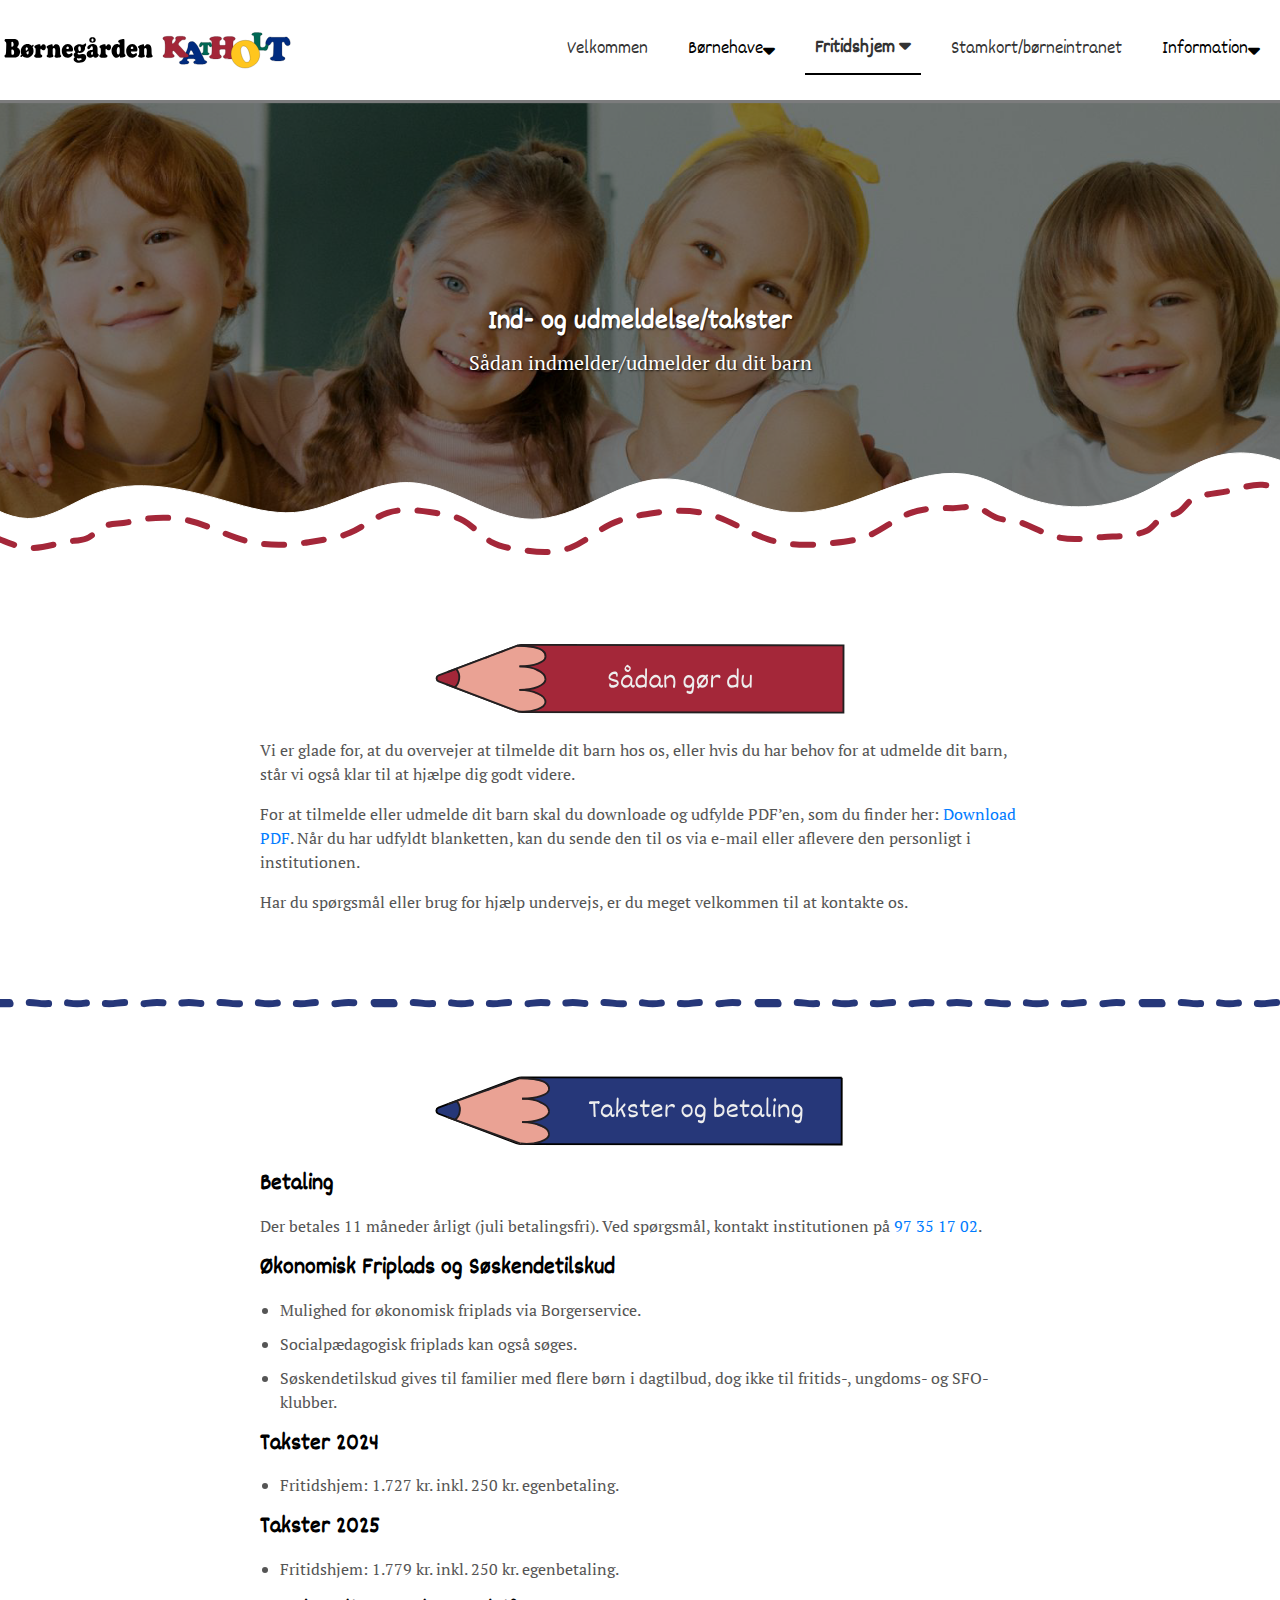
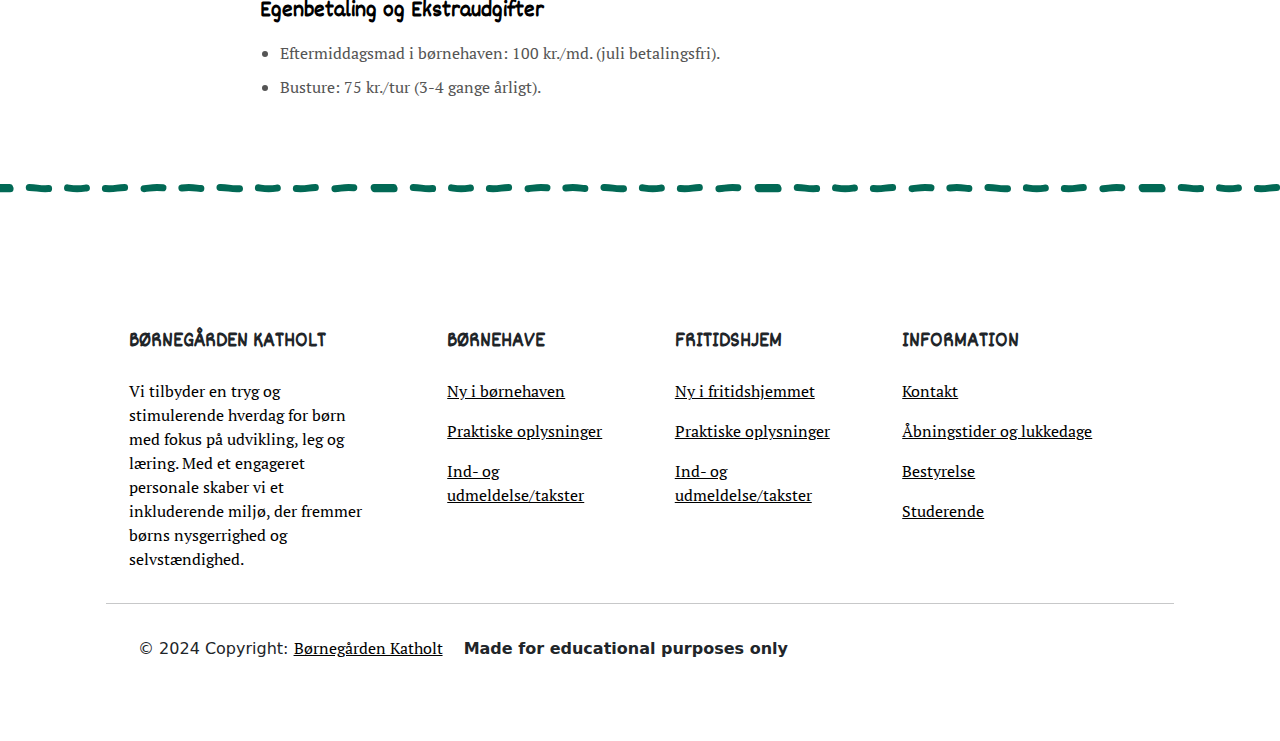
<file: fritid-indmeld.html>
<!DOCTYPE html>
<html lang="da">
<!-- Head-sektion. -->
<head>
  <!--Fortæller søgemaskiner, at de ikke skal indeksere siden. -->
  <meta name="robots" content="noindex">
  <!--Angiver UTF-8-tegnkodning. -->
  <meta charset="UTF-8">
  <!-- Sikre responsivt design. -->
  <meta name="viewport" content="width=device-width, initial-scale=1.0">
  <!-- Refererer til lokalt stylesheet samt eksterne stylesheets til Bootstrap, Font Awesome og Google Fonts. -->
  <link rel="stylesheet" href="fritid-indmeld.css">
  <link href="https://cdnjs.cloudflare.com/ajax/libs/font-awesome/6.0.0-beta3/css/all.min.css" rel="stylesheet">
  <link href="https://cdnjs.cloudflare.com/ajax/libs/bootstrap/5.3.0/css/bootstrap.min.css" rel="stylesheet">
  <link href="https://fonts.googleapis.com/css2?family=Dekko&display=swap" rel="stylesheet">
  <link href="https://fonts.googleapis.com/css2?family=PT+Serif&display=swap" rel="stylesheet">
    <!-- Fortæller titlen på websiden. -->
  <title>Børnegården Katholm | Fritidhjem | Ind- og udmeldelse/takster</title>
</head>
<body>
    <!-- Navigationslinje: Indeholder navigationsmenu med logo (linker til forsiden), links i menuen samt dropdownmenuer til undersider. -->
  <nav class="navbar">
    <!-- Left: Logo -->
    <div class="navbar-logo">
      <a href="index.html"><img src="images/logo-katholt-størrelse.svg" alt="Logo"></a>
    </div>

    <!-- Navigation Links -->
    <div class="topnav" id="myTopnav">
      <a href="index.html">Velkommen</a>

      <div class="dropdown">
        <button class="dropdown-button">Børnehave <i class="fa fa-caret-down"></i></button>
        <div class="dropdown-content">
          <a href="ny-børnehave.html">Ny i børnehaven</a>
          <a href="børne-praktisk.html">Praktiske oplysninger</a>
          <a href="børne-indmeld.html">Ind- og udmeldelse/takster</a>
        </div>
      </div>

      <div class="dropdown">
        <button class="dropdown-button" id="afterschoollink">Fritidshjem <i class="fa fa-caret-down"></i></button>
        <div class="dropdown-content">
          <a href="ny-fritidshjem.html">Ny i fritidshjemmet</a>
          <a href="fritid-praktisk.html">Praktiske oplysninger</a>
          <a href="fritid-indmeld.html" id="afterschoolself">Ind- og udmeldelse/takster</a>
        </div>
      </div>

      <a href="stamkort.html">Stamkort/børneintranet</a>

      <div class="dropdown">
        <button class="dropdown-button">Information <i class="fa fa-caret-down"></i></button>
        <div class="dropdown-content">
          <a href="info-kontakt.html">Kontakt</a>
          <a href="info-besøg.html">Åbningstider og lukkedage</a>
          <a href="info-bestyrelse.html">Bestyrelse</a>
          <a href="info-studerende.html">Studerende</a>
        </div>
      </div>
    </div>

    <!-- Hamburger-ikon - skifter navigationens synlighed på små skærme vha. JavaScript (myFunction()). -->
    <a href="javascript:void(0);" class="icon" onclick="myFunction()">
      <i class="fa fa-bars"></i>
    </a>
  </nav>

  <script>
// Responsiv menu - skifter navigationsmenuens synlighed på små skærme vha. tilføje/fjerne den responsive klasse.
function myFunction() {
  const topnav = document.getElementById("myTopnav");
  topnav.classList.toggle("responsive");
}

// Dropdown-funktionalitet - Implementerer klikbaseret dropdown-adfærd til små skærme.
// Det sikrer, at kun én dropdown-menu er åben ad gangen.
const dropdownButtons = document.querySelectorAll(".dropdown-button");
dropdownButtons.forEach((button) => {
  button.addEventListener("click", (event) => {
    event.preventDefault(); // Prevent default link behavior

    const dropdownContent = button.nextElementSibling;

    // Skifte mellem synlighed.
    dropdownContent.style.display =
      dropdownContent.style.display === "block" ? "none" : "block";

    // Lukker andre dropdowns.
    document.querySelectorAll(".dropdown-content").forEach((content) => {
      if (content !== dropdownContent) {
        content.style.display = "none";
      }
    });
  });
});
  </script>
 <!-- Header Sektion -->
 <header class="py-5 bg-light mb-4">
<div class="container">
  <div class="text-center">
        <!-- Viser en titel (Ind- og udmeldelse/takster) og en undertitel (Sådan indmelder/udmelder du dit barn), som fremhæver sidens formål. -->
      <h1 class="fw-bold">Ind- og udmeldelse/takster</h1>
      <p class="lead">Sådan indmelder/udmelder du dit barn</p>
  </div>
</div>
</header>
<!-- Indholdsafsnit (Sådan gør du) -->
  <div class="enrollment-fees">
     <!-- Billede af farveblyant. -->
    <img src="images/blyant-sådan.svg" alt="sådan gør du blyant" class="blyanter">
    <br>
    <p>Vi er glade for, at du overvejer at tilmelde dit barn hos os, eller hvis du har behov for at udmelde dit barn, står vi også klar til at hjælpe dig godt videre.</p>
    <p>For at tilmelde eller udmelde dit barn skal du downloade og udfylde PDF’en, som du finder her:
            <!-- Hyperlink til PDF. "_blank" siger at linket åbnes i en ny browser/vindue. --> 
      <a href="LINK_TIL_PDF" target="_blank">Download PDF</a>. 
      Når du har udfyldt blanketten, kan du sende den til os via e-mail eller aflevere den personligt i institutionen.
    </p>
    <p>Har du spørgsmål eller brug for hjælp undervejs, er du meget velkommen til at kontakte os.</p>
</div>
  <br><br>
  <!-- Billede af "håndtegnet" stribet linje. -->
<div class="hand-drawn-line-blue"></div>
<br><br>
  
<!-- Indholdsafsnit (Takster og betaling). -->
  <section class="enrollment-fees">
      <!-- Billede af farveblyant. -->
    <img src="images/blyant-takster.svg" alt="takster og betaling blyant" class="blyanter">
    <br>
    <h2>Betaling</h2>
    <p>Der betales 11 måneder årligt (juli betalingsfri). Ved spørgsmål, kontakt institutionen på <a href="tel:97351702">97 35 17 02</a>.</p>
    
    <h2>Økonomisk Friplads og Søskendetilskud</h2>
      <!-- Unordered list. -->
    <ul>
      <li>Mulighed for økonomisk friplads via Borgerservice.</li>
      <li>Socialpædagogisk friplads kan også søges.</li>
      <li>Søskendetilskud gives til familier med flere børn i dagtilbud, dog ikke til fritids-, ungdoms- og SFO-klubber.</li>
    </ul>
    
    <h2>Takster 2024</h2>
    <ul>
        <!-- Unordered list. -->
      <li>Fritidshjem: 1.727 kr. inkl. 250 kr. egenbetaling.</li>
    </ul>
    
    <h2>Takster 2025</h2>
    <ul>
        <!-- Unordered list. -->
      <li>Fritidshjem: 1.779 kr. inkl. 250 kr. egenbetaling.</li>
    </ul>
    
    <h2>Egenbetaling og Ekstraudgifter</h2>
    <ul>
        <!-- Unordered list. -->
      <li>Eftermiddagsmad i børnehaven: 100 kr./md. (juli betalingsfri).</li>
      <li>Busture: 75 kr./tur (3-4 gange årligt).</li>
    </ul>
</section>
<br><br>
<!-- Billede af "håndtegnet" stribet linje. -->
<div class="hand-drawn-line-green"></div>
<br><br>
<!-- Footer-sektion. -->
<footer>
  <div class="container my-5">
      <!-- Grid container. -->
      <div class="container p-4 pb-0">
        <!-- Sektion - links. -->
        <section class="">
          <!-- Grid row. -->
          <div class="row">
            <!-- Grid column. -->
            <div class="col-md-3 col-lg-3 col-xl-3 mx-auto mt-3">
              <h3 class="text-uppercase mb-4 font-weight-bold">
                Børnegården Katholt
              </h3>
              <p>
                Vi tilbyder en tryg og stimulerende hverdag for børn med fokus på udvikling, leg og læring.
                Med et engageret personale skaber vi et inkluderende miljø, der fremmer børns nysgerrighed og selvstændighed.
              </p>
            </div>
            <!-- Grid column -->

  <!-- <hr> = laver et tematisk brud i indholdet i en vandret linje.
   w-100 = værktøjsklasse fra Bootstrap - gør elementet 100% bredt og sikrer, at den vandrette linje strækker sig over hele beholderens bredde.
   clearfix = utility-klasse (fra Bootstrap), som sikrer en stabil layoutstruktur ved at rydde effekten af flydende elementer og sikre, at linjen ikke skaber problemer i layoutet.
   d-md-none = Bootstrap-klasse der skjuler <hr> elementet på mellemstore skærme (md) og større og sikrer, at den vandrette linje kun vises på mindre skærme. -->
            <hr class="w-100 clearfix d-md-none">
  
            <!-- Grid column -->

            <!-- col-md-2 col-lg-2 col-xl-2 = angiver kolonnebredden for forskellige skærmstørrelser - her fylder kolonnen 2 enheder på mellemstore (768 px), store (992px) og ekstra store (1200px) skærme.
             mx-auto = centerer elementet horizontalt inden for containeren.
             mt-3 = tilføjer en margin på 3 enheder til toppen. -->
            <div class="col-md-2 col-lg-2 col-xl-2 mx-auto mt-3">
              <!-- text-uppercase = laver teksten til store bogstaver
               mb-4 = tilføjer margen på 4 enheder under overskriften.
               font-weight-bold = gør teksten fed. -->
              <h3 class="text-uppercase mb-4 font-weight-bold">Børnehave</h3>
              <p><a href="ny-børnehave.html">Ny i børnehaven</a></p>
              <p><a href="børne-praktisk.html">Praktiske oplysninger</a></p>
              <p><a href="børne-indmeld.html">Ind- og udmeldelse/takster</a></p>
            </div>

            <!-- Grid column -->
  
  <!-- <hr> = laver et tematisk brud i indholdet i en vandret linje.
   w-100 = værktøjsklasse fra Bootstrap - gør elementet 100% bredt og sikrer, at den vandrette linje strækker sig over hele beholderens bredde.
   clearfix = utility-klasse (fra Bootstrap), som sikrer en stabil layoutstruktur ved at rydde effekten af flydende elementer og sikre, at linjen ikke skaber problemer i layoutet.
   d-md-none = Bootstrap-klasse der skjuler <hr> elementet på mellemstore skærme (md) og større og sikrer, at den vandrette linje kun vises på mindre skærme. -->
            <hr class="w-100 clearfix d-md-none">
  
            <!-- Grid column -->

                        <!-- col-md-2 col-lg-2 col-xl-2 = angiver kolonnebredden for forskellige skærmstørrelser - her fylder kolonnen 2 enheder på mellemstore (768 px), store (992px) og ekstra store (1200px) skærme.
             mx-auto = centerer elementet horizontalt inden for containeren.
             mt-3 = tilføjer en margin på 3 enheder til toppen. -->
            <div class="col-md-3 col-lg-2 col-xl-2 mx-auto mt-3">
              <!-- text-uppercase = laver teksten til store bogstaver
               mb-4 = tilføjer margen på 4 enheder under overskriften.
               font-weight-bold = gør teksten fed. -->
              <h3 class="text-uppercase mb-4 font-weight-bold">
                Fritidshjem
              </h3>
              <p><a href="ny-fritidshjem.html">Ny i fritidshjemmet</a></p>
              <p><a href="fritid-praktisk.html">Praktiske oplysninger</a></p>
              <p><a href="fritid-indmeld.html">Ind- og udmeldelse/takster</a></p>
            </div>
  
            <!-- Grid column -->

              <!-- <hr> = laver et tematisk brud i indholdet i en vandret linje.
   w-100 = værktøjsklasse fra Bootstrap - gør elementet 100% bredt og sikrer, at den vandrette linje strækker sig over hele beholderens bredde.
   clearfix = utility-klasse (fra Bootstrap), som sikrer en stabil layoutstruktur ved at rydde effekten af flydende elementer og sikre, at linjen ikke skaber problemer i layoutet.
   d-md-none = Bootstrap-klasse der skjuler <hr> elementet på mellemstore skærme (md) og større og sikrer, at den vandrette linje kun vises på mindre skærme. -->
            <hr class="w-100 clearfix d-md-none">
  
            <!-- Grid column -->

            <!-- col-md-2 col-lg-2 col-xl-2 = angiver kolonnebredden for forskellige skærmstørrelser - her fylder kolonnen 2 enheder på mellemstore (768 px), store (992px) og ekstra store (1200px) skærme.
             mx-auto = centerer elementet horizontalt inden for containeren.
             mt-3 = tilføjer en margin på 3 enheder til toppen. -->
            <div class="col-md-4 col-lg-3 col-xl-3 mx-auto mt-3">
              <h3 class="text-uppercase mb-4 font-weight-bold">Information</h3>
                <p><a href="info-kontakt.html">Kontakt</a></p>
                <p><a href="info-besøg.html">Åbningstider og lukkedage</a></p>
                <p><a href="info-bestyrelse.html">Bestyrelse</a></p>
                <p><a href="info-studerende.html">Studerende</a></p>
            </div>
          </div>
        </section>

        <!-- Sektion - links -->
  
        <!-- <hr> = laver et tematisk brud i indholdet i en vandret linje.
         m = margin (plads uden for elementet)
         y = anvender marginen på både top og bund (lodret akse) -->
        <hr class="my-3">
  
        <!-- Copyright-sektion -->

        <!-- pt-3 = tilføjer padding på 3 enheder til alle sider.
         pt-0 = sætter den øverste padding til 0 enheder og overrider padding fra pt-3 for toppen. -->
        <div class="p-3 pt-0">
          <!--Row = Bootstrap-klasse til organisering af indhold i et grid layout.
          d-flex: aktiverer flexbox-layout og giver mulighed for fleksibel justering og placering af underordnede elementer.
          align-items-center = centerer elementerne vertikalt i flexcontaineren. -->
          <div class="row d-flex align-items-center">
            <!-- Grid column -->

           <!-- <col-md-7 col-lg-8 = angiver kolonnebredden:
            7 enheder bred på mellemstore skærme (768px)
            8 enheder bred på store skærme (992px).
            text-center = centerer teksten på små skærme.
            text-md-start = justerer teksten til venstre (start) for mellemstore og større skærme -->
            <div class="col-md-7 col-lg-8 text-center text-md-start">
              <!-- Copyright -->

              <!-- pt-3 = tilføjer padding på 3 enheder til alle sider. -->
              <div class="p-3">
                © 2024 Copyright:
                <!-- Hyperlink til site. -->
                <a class="text-black" href="https://www.boernegaardenkatholt.dk/"
                   >Børnegården Katholt</a>
                   <!-- <span> = inline container brugt til at style og formatte til en tekst.
                    ms-3 = Bootstrap-klasse som adder venstre margin af 3 enheder (mellemrum). -->
                   <span class="footer-text ms-3"><b>Made for educational purposes only</b></span>
              </div>
            </div>
          </div>
        </div>
      </div>
  </div>
  </footer>
</body>
  </html>
</file>
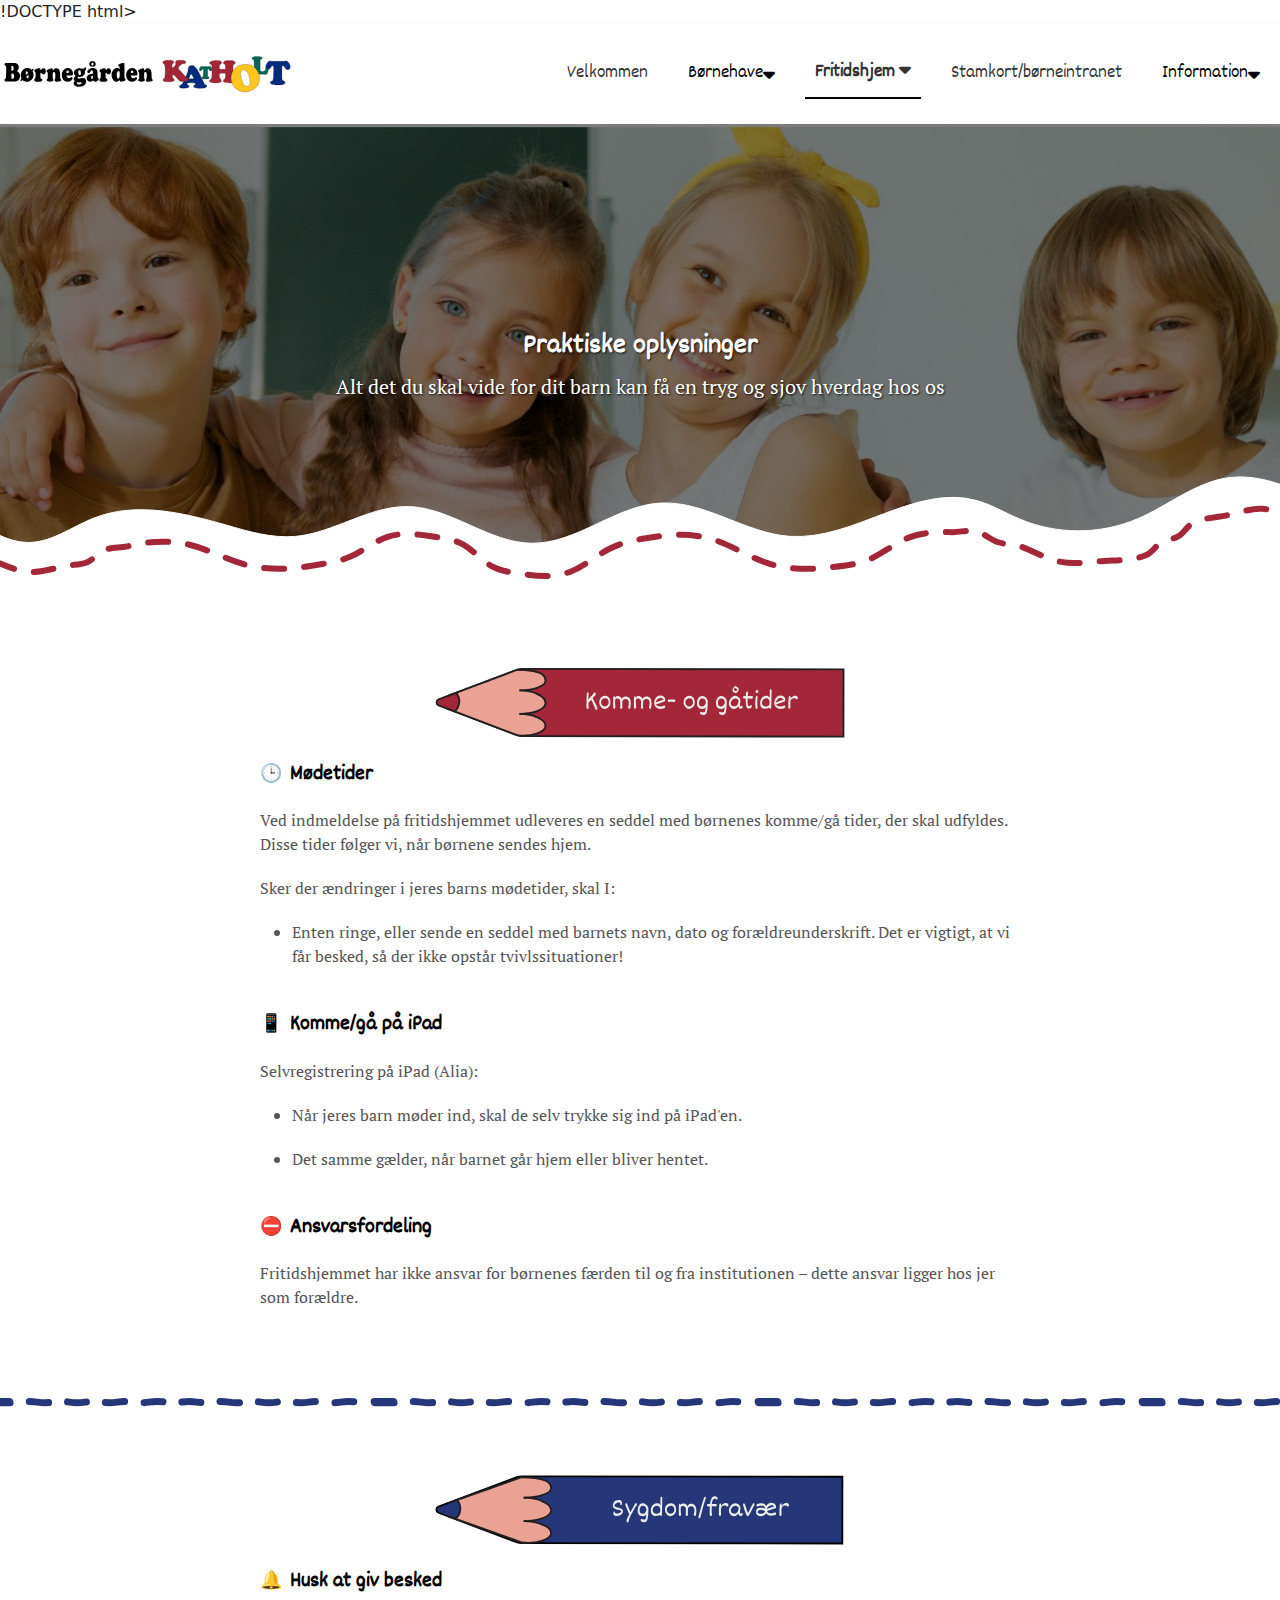
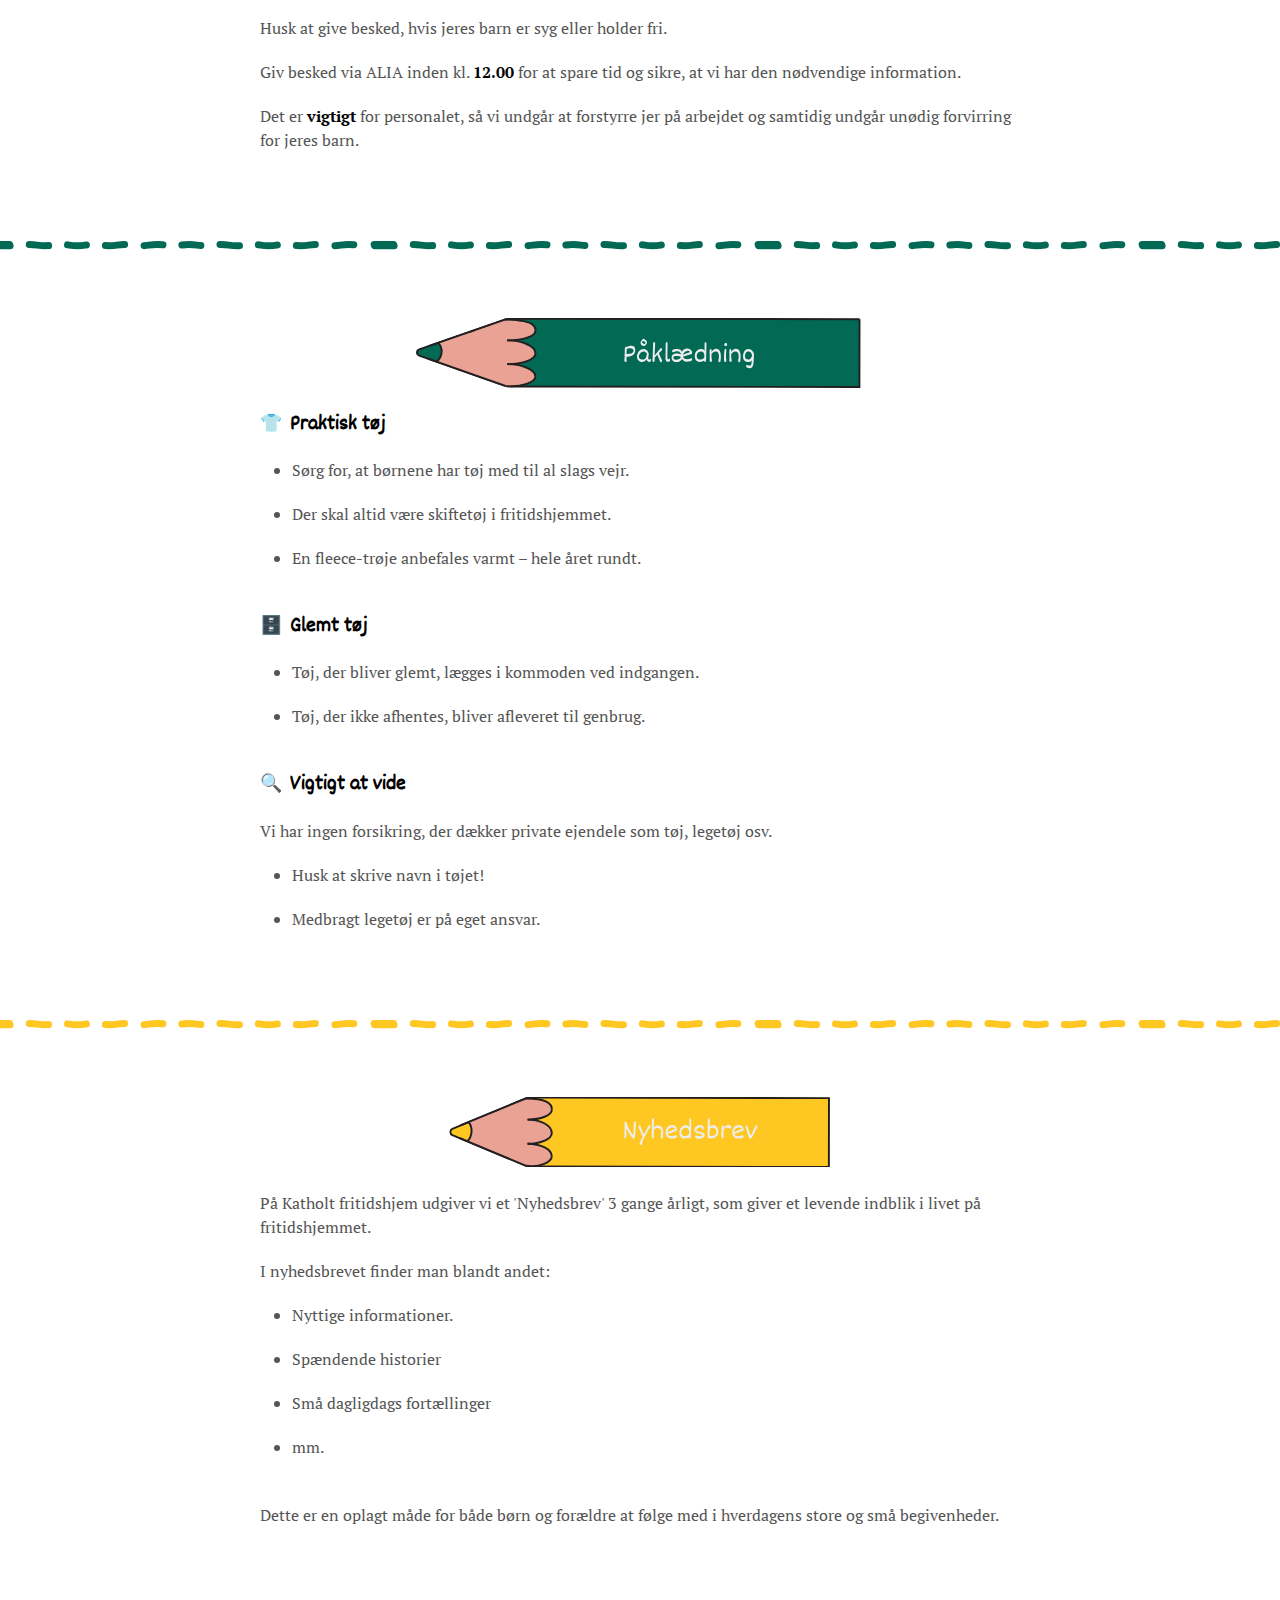
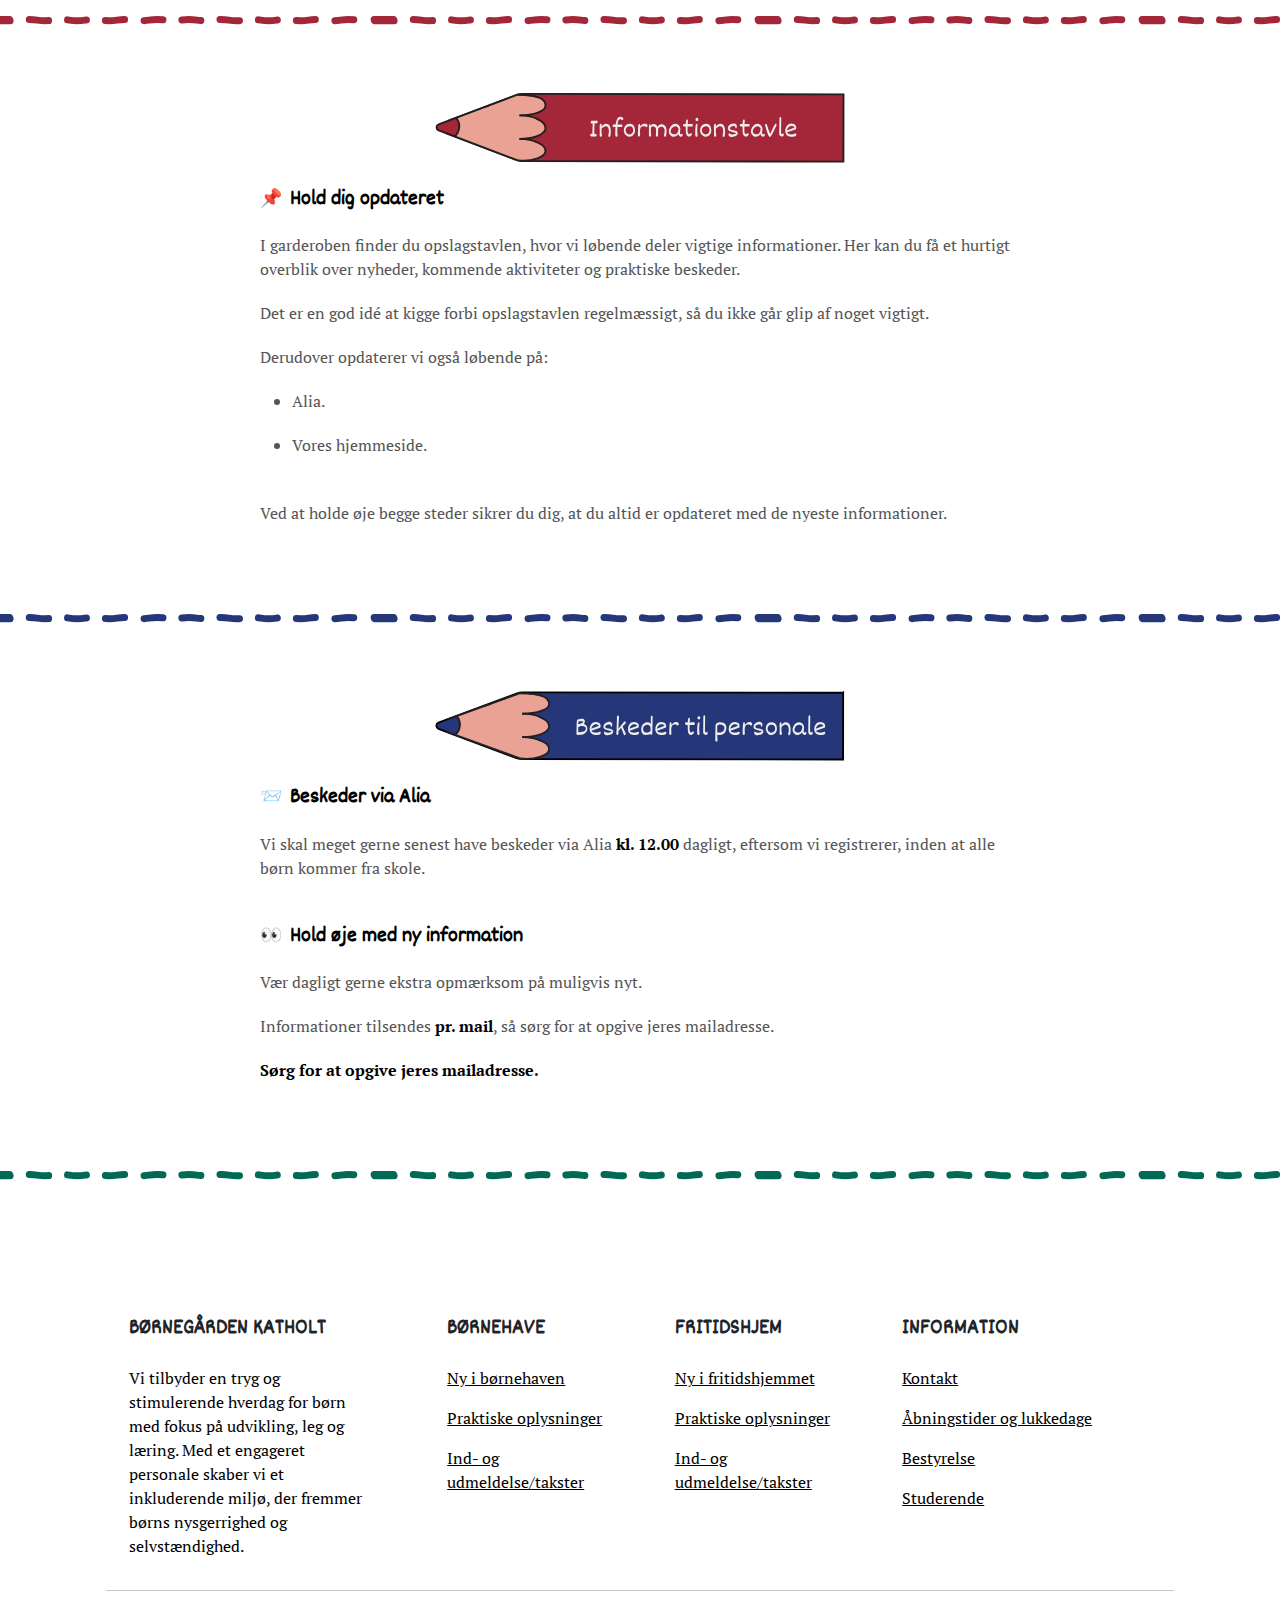
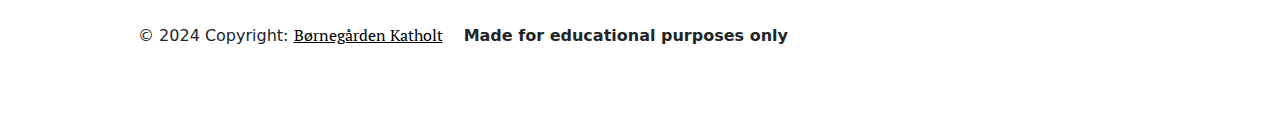
<file: fritid-praktisk.html>
!DOCTYPE html>

<html lang="da">

<head>

  <meta name="robots" content="noindex">

  <meta charset="UTF-8">

  <meta name="viewport" content="width=device-width, initial-scale=1.0">

  <link rel="stylesheet" href="fritid-praktisk.css">

  <link href="https://cdnjs.cloudflare.com/ajax/libs/bootstrap/5.3.0/css/bootstrap.min.css" rel="stylesheet">

  <link href="https://cdnjs.cloudflare.com/ajax/libs/font-awesome/6.0.0-beta3/css/all.min.css" rel="stylesheet">

  <link href="https://fonts.googleapis.com/css2?family=Dekko&display=swap" rel="stylesheet">

  <link href="https://fonts.googleapis.com/css2?family=PT+Serif&display=swap" rel="stylesheet">

  <title>Børnegården Katholt | Fritidshjem | Praktiske oplysninger</title>

</head>

<body>

  <nav class="navbar">

    <!-- Left: Logo -->

    <div class="navbar-logo">

      <a href="index.html"><img src="images/logo-katholt-størrelse.svg" alt="Logo"></a>

    </div>

 

    <!-- Navigation Links -->

    <div class="topnav" id="myTopnav">

      <a href="index.html">Velkommen</a>

 

      <div class="dropdown">

        <button class="dropdown-button">Børnehave <i class="fa fa-caret-down"></i></button>

        <div class="dropdown-content">

          <a href="ny-børnehave.html">Ny i børnehaven</a>

          <a href="børne-praktisk.html">Praktiske oplysninger</a>

          <a href="børne-indmeld.html">Ind- og udmeldelse/takster</a>

        </div>

      </div>

 

      <div class="dropdown">

        <button class="dropdown-button" id="afterschoollink">Fritidshjem <i class="fa fa-caret-down"></i></button>

        <div class="dropdown-content">

          <a href="ny-fritidshjem.html">Ny i fritidshjemmet</a>

          <a href="fritid-praktisk.html" id="afterschoolpractical">Praktiske oplysninger</a>

          <a href="fritid-indmeld.html">Ind- og udmeldelse/takster</a>

        </div>

      </div>

 

      <a href="stamkort.html">Stamkort/børneintranet</a>

 

      <div class="dropdown">

        <button class="dropdown-button">Information <i class="fa fa-caret-down"></i></button>

        <div class="dropdown-content">

          <a href="info-kontakt.html">Kontakt</a>

          <a href="info-besøg.html">Åbningstider og lukkedage</a>

          <a href="info-bestyrelse.html">Bestyrelse</a>

          <a href="info-studerende.html">Studerende</a>

        </div>

      </div>

    </div>

 

    <!-- Hamburger Menu Icon -->

    <a href="javascript:void(0);" class="icon" onclick="myFunction()">

      <i class="fa fa-bars"></i>

    </a>

  </nav>

 

  <script>

function myFunction() {

  const topnav = document.getElementById("myTopnav");

  topnav.classList.toggle("responsive");

}

 

// Dropdown Functionality for Small Screens

const dropdownButtons = document.querySelectorAll(".dropdown-button");

dropdownButtons.forEach((button) => {

  button.addEventListener("click", (event) => {

    event.preventDefault(); // Prevent default link behavior

 

    const dropdownContent = button.nextElementSibling;

 

    // Toggle visibility

    dropdownContent.style.display =

      dropdownContent.style.display === "block" ? "none" : "block";

 

    // Close other dropdowns

    document.querySelectorAll(".dropdown-content").forEach((content) => {

      if (content !== dropdownContent) {

        content.style.display = "none";

      }

    });

  });

});

  </script>

<!-- Header Section -->

  <!-- Header-sektionen, som indeholder en overskrift og en beskrivelse, som bliver vist øverst på siden -->

<header class="py-5 bg-light mb-4">

<div class="container">

  <!-- Centrerer overskriften og beskrivelsen i headeren -->

  <div class="text-center">

   

    <!-- Overskrift med fed skrift -->

      <h1 class="fw-bold">Praktiske oplysninger</h1>

       <!-- Underoverskrift/beskrivelse, som giver yderligere information -->

      <p class="lead">Alt det du skal vide for dit barn kan få en tryg og sjov hverdag hos os</p>

  </div>

</div>

</header>

<!-- Info-sektion med praktiske oplysninger, hvor forskellige emner bliver præsenteret -->

<section class="info-section">

  <!-- Billede af en blyant, der illustrerer komme- og gåtider -->

  <img src="images/blyant-komme-gå.svg" alt="komme- og gåtider blyant" class="blyanter">

  <br>

  <!-- Overskrift for afsnittet om mødetider, med en emoji for visuel effekt -->

  <h2><span class="emoji">🕒</span>Mødetider</h2>

  <!-- Beskrivelse af hvordan mødetiderne administreres -->

  <p>Ved indmeldelse på fritidshjemmet udleveres en seddel med børnenes komme/gå tider, der skal udfyldes. Disse tider følger vi, når børnene sendes hjem.</p>

  <!-- Instruktion om hvad forældre skal gøre hvis der er ændringer i mødetiderne -->

  <p>Sker der ændringer i jeres barns mødetider, skal I:</p>

  <ul>

     <!-- Liste med detaljerede instruktioner om, hvordan ændringer i mødetider skal kommunikeres -->

  <li>Enten ringe, eller sende en seddel med barnets navn, dato og forældreunderskrift. Det er vigtigt, at vi får besked, så der ikke opstår tvivlssituationer!</li>

</ul>

  <br>

  <!-- Overskrift for afsnittet om selvregistrering af komme- og gåtider via iPad, med en emoji -->

  <h2><span class="emoji">📱</span>Komme/gå på iPad</h2>

  <!-- Forklaring af, hvordan iPad'en bruges til registrering -->

  <p>Selvregistrering på iPad (Alia):</p>

  <ul>

    <!-- Instruktion til forældre om, hvordan børnene selv skal registrere deres mødetid -->

  <li>Når jeres barn møder ind, skal de selv trykke sig ind på iPad'en.</li>

<!-- Instruktion om at selvregistrering også gælder når barnet går hjem -->

  <li>Det samme gælder, når barnet går hjem eller bliver hentet.</li>

</ul>

<br>

<!-- Overskrift for afsnittet om ansvarsfordeling, med en emoji for at understrege emnet -->

  <h2><span class="emoji">⛔</span>Ansvarsfordeling</h2>

  <!-- Beskrivelse af, at ansvaret for børnenes færden ligger hos forældrene -->

  <p>Fritidshjemmet har ikke ansvar for børnenes færden til og fra institutionen – dette ansvar ligger hos jer som forældre.</p>

</section>

<br><br>

<!-- Visuel adskillelse mellem sektioner med en blå streg (hand-drawn line) -->

<div class="hand-drawn-line-blue"></div>

<br><br>

<!-- Ny info-sektion for et nyt emne -->

<section class="info-section">

  <!-- Billede af en blyant, der illustrerer sygdom og fravær -->

  <img src="images/blyant-sygdom-fritid.svg" alt="sygdom/fravær blyant" class="blyanter">

  <br>

  <!-- Overskrift for afsnittet med emoji for at understrege vigtigheden af at give besked -->

  <h2><span class="emoji">🔔</span>Husk at giv besked</h2>

  <!-- Besked til forældrene om at informere, hvis barnet ikke kommer -->

  <p>Husk at give besked, hvis jeres barn er syg eller holder fri.</p>

  <!-- Besked om at give besked inden et specifikt tidspunkt -->

  <p>Giv besked via ALIA inden kl. <b>12.00</b> for at spare tid og sikre, at vi har den nødvendige information.</p>

  <!-- Yderligere begrundelse for vigtigheden af at give besked -->

  <p>Det er <b>vigtigt</b> for personalet, så vi undgår at forstyrre jer på arbejdet og samtidig undgår unødig forvirring for jeres barn.</p>

</section>

<br><br>

<!-- Visuel adskillelse med en grøn streg for at skille sektionerne -->

<div class="hand-drawn-line-green"></div>

<br><br>

<!-- Start på afsnittet om praktisk tøj og hvad børnene skal have med -->

<section class="info-section">

  <!-- Billede af en blyant, der illustrerer påklædning -->

    <img src="images/blyant-påklædning-fritid.svg" alt="påklædning blyant" class="blyanter">

    <br>

      <!-- Overskrift for afsnittet om praktisk tøj, med en emoji -->

    <h2><span class="emoji">👕</span>Praktisk tøj</h2>

    <ul>

      <!-- Listepunkt om, at børnene skal have tøj med til alle vejrforhold -->

    <li>Sørg for, at børnene har tøj med til al slags vejr.</li>

    <li>Der skal altid være skiftetøj i fritidshjemmet.</li>

    <li>En fleece-trøje anbefales varmt – hele året rundt.</li>

  </ul>

    <br>

    <!-- Overskrift for afsnittet om glemt tøj, med en emoji -->

    <h2><span class="emoji">🗄️</span>Glemt tøj</h2>

    <ul>

      <!-- Listepunkt om, hvor glemt tøj bliver lagt -->

    <li>Tøj, der bliver glemt, lægges i kommoden ved indgangen.</li>

    <li>Tøj, der ikke afhentes, bliver afleveret til genbrug.</li>

  </ul>

<br>

<!-- Overskrift for afsnittet med vigtig information, med en emoji -->

<h2><span class="emoji">🔍</span>Vigtigt at vide</h2>

<p>Vi har ingen forsikring, der dækker private ejendele som tøj, legetøj osv.</p>

<ul>

  <!-- Listepunkt om at skrive navn i tøjet -->

<li>Husk at skrive navn i tøjet!</li>

<li>Medbragt legetøj er på eget ansvar.</li>

</ul>

</section>

<br><br>

<!-- Visuel adskillelse med en gul streg for at adskille sektionerne -->

<div class="hand-drawn-line-yellow"></div>

<br><br>

<!-- Start på afsnittet om nyhedsbrev -->

  <div class="info-section">

     <!-- Billede af en blyant, der illustrerer nyhedsbrev -->

    <img src="images/blyant-nyhedsbrev-gul.svg" alt="nyhedsbrev blyant" class="blyanter">

    <br>

    <!-- Information-->

    <p>På Katholt fritidshjem udgiver vi et 'Nyhedsbrev' 3 gange årligt, som giver et levende indblik i livet på fritidshjemmet.</p>

    <p>I nyhedsbrevet finder man blandt andet:</p>

    <ul>

      <!-- Indledning til listen over indholdet i nyhedsbrevet -->

    <li>Nyttige informationer.</li>

    <li>Spændende historier</li>

    <li>Små dagligdags fortællinger</li>

    <li>mm.</li>

  </ul>

    <br>

     <!-- Afslutning med en opfordring til at følge med i nyhedsbrevet -->

    <p>Dette er en oplagt måde for både børn og forældre at følge med i hverdagens store og små begivenheder.</p>

  </div>

<br><br>

<!-- Visuel adskillelse med en rød streg -->

<div class="hand-drawn-line-red"></div>

<br><br>

<!-- Start på afsnittet om opslagstavlen -->

  <section class="info-section">

    <!-- Billede af en blyant, der illustrerer en opslagstavle -->

    <img src="images/blyant-tavle-rød.svg" alt="informationstavle blyant" class="blyanter">

    <br>

    <!-- Overskrift for afsnittet om at holde sig opdateret -->

    <h2><span class="emoji">📌</span>Hold dig opdateret</h2>

    <!-- Beskrivelse-->

    <p>I garderoben finder du opslagstavlen, hvor vi løbende deler vigtige informationer. Her kan du få et hurtigt overblik over nyheder, kommende aktiviteter og praktiske beskeder.</p>

    <p>Det er en god idé at kigge forbi opslagstavlen regelmæssigt, så du ikke går glip af noget vigtigt.</p>

    <p>Derudover opdaterer vi også løbende på:</p>

    <ul>

    <li>Alia.</li>

    <li>Vores hjemmeside.</li>

  </ul>

    <br>

    <p>Ved at holde øje begge steder sikrer du dig, at du altid er opdateret med de nyeste informationer.</p>

</section>

<br><br>

<!-- Visuel adskillelse med en blå streg -->

<div class="hand-drawn-line-blue"></div>

<br><br>

<!-- Start på afsnittet om beskeder via Alia -->

  <section class="info-section">

    <!-- Billede af en blyant, der illustrerer beskeder til personalet -->

    <img src="images/blyant-beskeder-blå.svg" alt="beskeder til personale blyant" class="blyanter">

    <br>

    <!-- Overskrift for afsnittet om beskeder via Alia -->

    <h2><span class="emoji">📨</span>Beskeder via Alia</h2>

    <p>Vi skal meget gerne senest have beskeder via Alia <b>kl. 12.00</b> dagligt, eftersom vi registrerer, inden at alle børn kommer fra skole.</p>

<br>

<!-- Overskrift for afsnittet om at være opmærksom på ny information -->

    <h2><span class="emoji">👀</span>Hold øje med ny information</h2>

   <p>Vær dagligt gerne ekstra opmærksom på muligvis nyt.</p>

   <p>Informationer tilsendes <b>pr. mail</b>, så sørg for at opgive jeres mailadresse.</p>

   <p><b>Sørg for at opgive jeres mailadresse.</b></p>

</section>

<br><br>

<!-- Visuel adskillelse med en grøn streg -->

<div class="hand-drawn-line-green"></div>

<br><br>

 

<!-- Start på footer-sektionen -->

<footer>

    <!-- Remove the container if you want to extend the Footer to full width. -->

  <div class="container my-5">

    <!-- Footer -->

 

      <!-- Grid container -->

      <div class="container p-4 pb-0">

        <!-- Section: Links -->

        <section class="">

          <!--Grid row-->

          <div class="row">

            <!-- Grid column -->

            <div class="col-md-3 col-lg-3 col-xl-3 mx-auto mt-3">

              <h3 class="text-uppercase mb-4 font-weight-bold">

                Børnegården Katholt

              </h3>

              <p>

                Vi tilbyder en tryg og stimulerende hverdag for børn med fokus på udvikling, leg og læring.

                Med et engageret personale skaber vi et inkluderende miljø, der fremmer børns nysgerrighed og selvstændighed.

              </p>

            </div>

            <!-- Grid column -->

 

            <hr class="w-100 clearfix d-md-none">

 

            <!-- Grid column -->

            <div class="col-md-2 col-lg-2 col-xl-2 mx-auto mt-3">

              <h3 class="text-uppercase mb-4 font-weight-bold">Børnehave</h3>

              <p><a href="ny-børnehave.html">Ny i børnehaven</a></p>

              <p><a href="børne-praktisk.html">Praktiske oplysninger</a></p>

              <p><a href="børne-indmeld.html">Ind- og udmeldelse/takster</a></p>

            </div>

            <!-- Grid column -->

 

            <hr class="w-100 clearfix d-md-none">

 

            <!-- Grid column -->

            <div class="col-md-3 col-lg-2 col-xl-2 mx-auto mt-3">

              <h3 class="text-uppercase mb-4 font-weight-bold">

                Fritidshjem

              </h3>

              <p><a href="ny-fritidshjem.html">Ny i fritidshjemmet</a></p>

              <p><a href="fritid-praktisk.html">Praktiske oplysninger</a></p>

              <p><a href="fritid-indmeld.html">Ind- og udmeldelse/takster</a></p>

            </div>

 

            <!-- Grid column -->

            <hr class="w-100 clearfix d-md-none">

 

            <!-- Grid column -->

            <div class="col-md-4 col-lg-3 col-xl-3 mx-auto mt-3">

              <h3 class="text-uppercase mb-4 font-weight-bold">Information</h3>

                <p><a href="info-kontakt.html">Kontakt</a></p>

                <p><a href="info-besøg.html">Åbningstider og lukkedage</a></p>

                <p><a href="info-bestyrelse.html">Bestyrelse</a></p>

                <p><a href="info-studerende.html">Studerende</a></p>

            </div>

            <!-- Grid column -->

          </div>

          <!--Grid row-->

        </section>

        <!-- Section: Links -->

 

        <hr class="my-3">

 

        <!-- Section: Copyright -->

        <div class="p-3 pt-0">

          <div class="row d-flex align-items-center">

            <!-- Grid column -->

            <div class="col-md-7 col-lg-8 text-center text-md-start">

              <!-- Copyright -->

              <div class="p-3">

                © 2024 Copyright:

                <a class="text-black" href="https://www.boernegaardenkatholt.dk/"

                   >Børnegården Katholt</a>

                   <span class="footer-text ms-3"><b>Made for educational purposes only</b></span>

              </div>

              <!-- Copyright -->

            </div>

            <!-- Grid column -->

          </div>

        </div>

        <!-- Section: Copyright -->

      </div>

      <!-- Grid container -->

    <!-- Footer -->

  </div>

  <!-- End of .container -->

  </footer>

</body>

  </html>
</file>
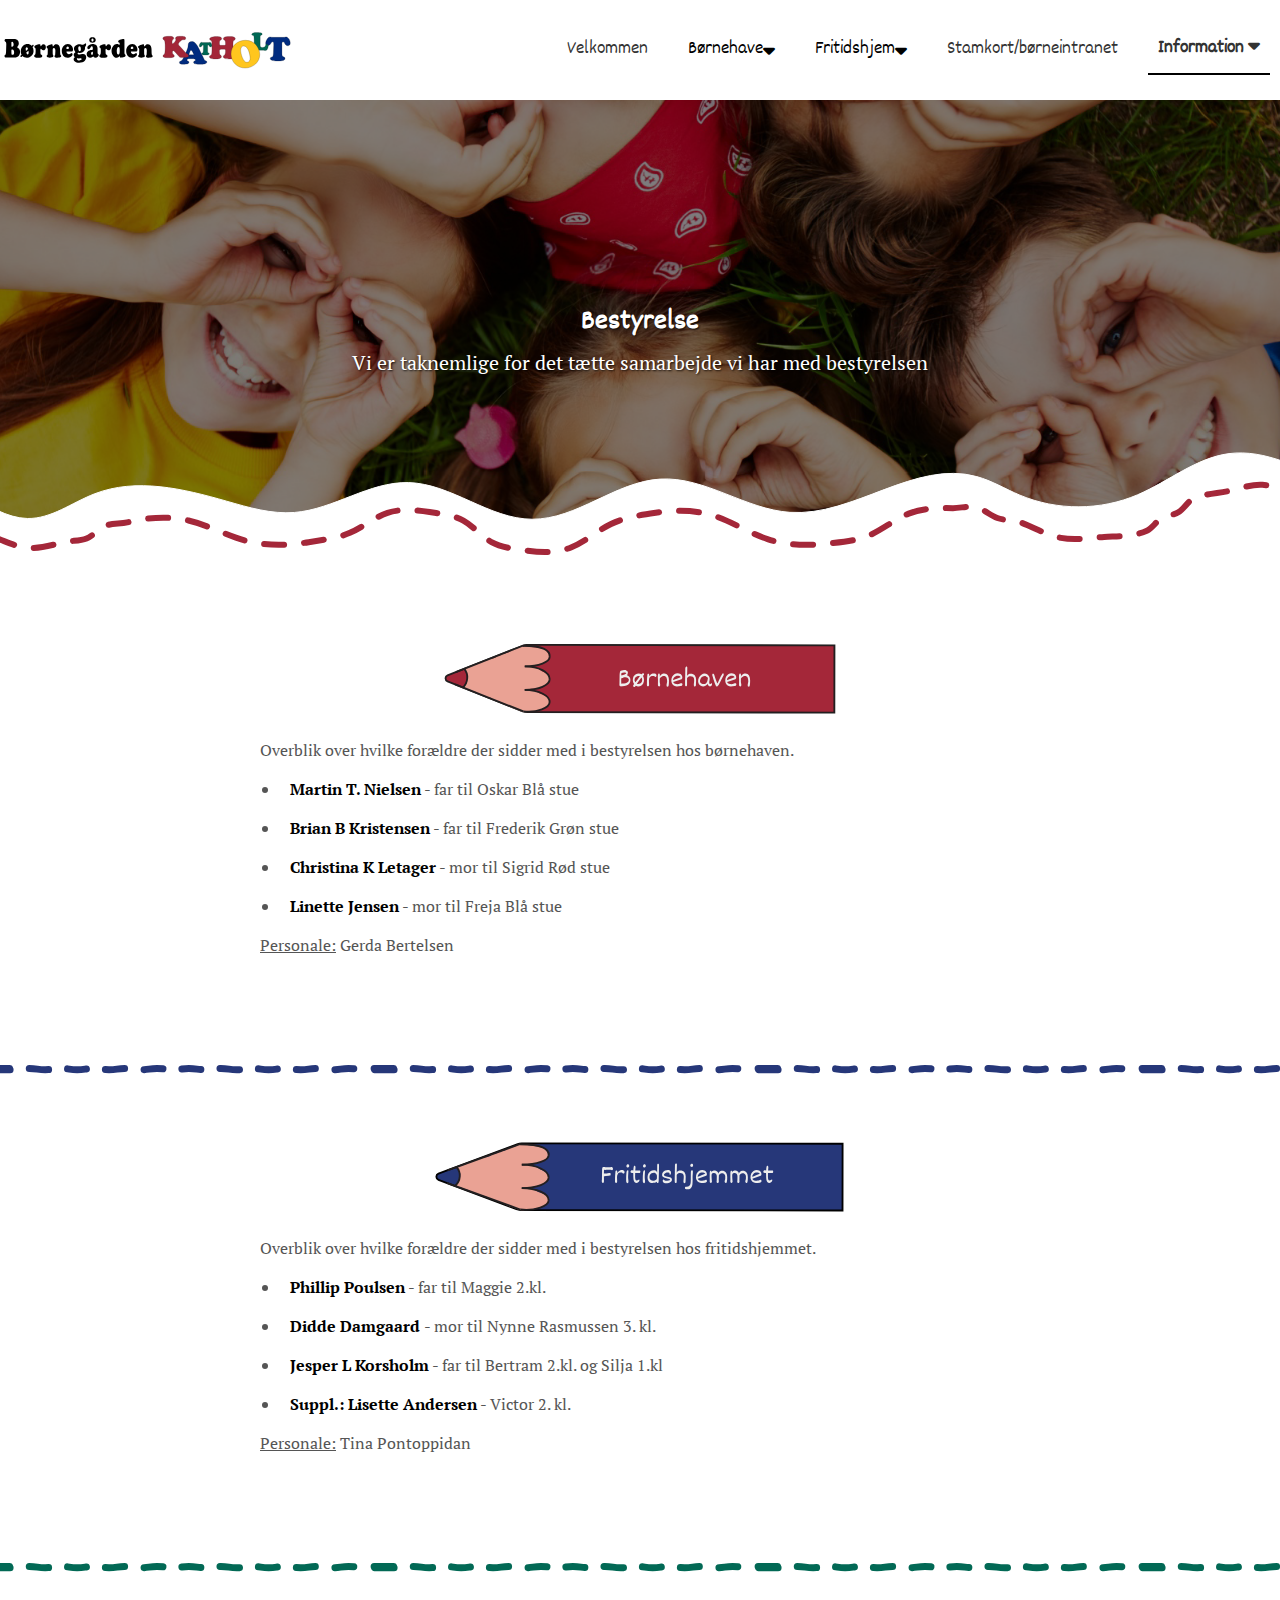
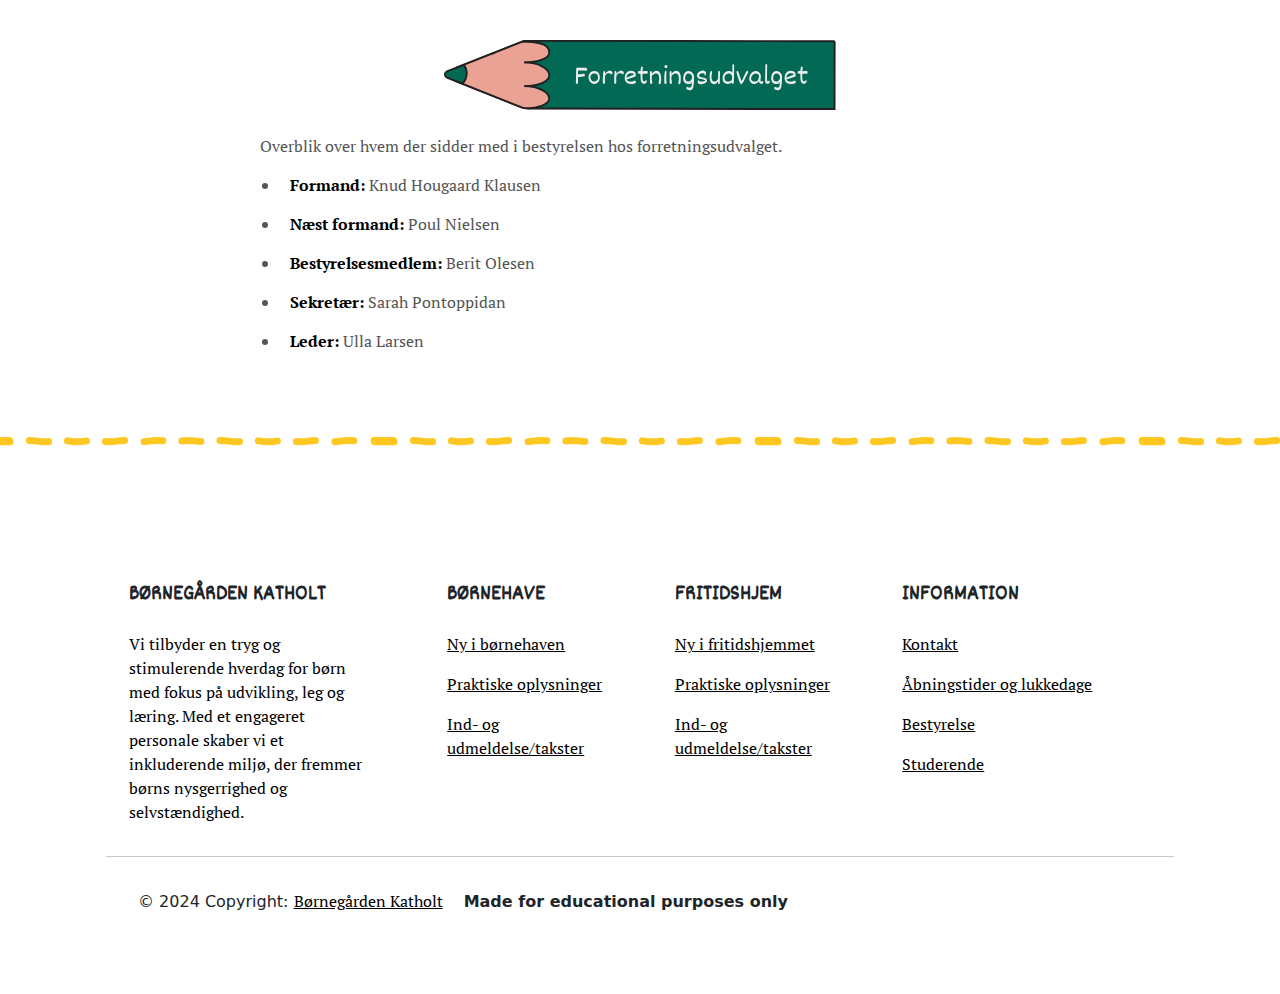
<file: info-bestyrelse.html>
<!DOCTYPE html>

<html lang="da">

<head>

  <meta name="robots" content="noindex">

  <meta charset="UTF-8">

  <meta name="viewport" content="width=device-width, initial-scale=1.0">

  <link rel="stylesheet" href="info-bestyrelse.css">

  <link href="https://cdnjs.cloudflare.com/ajax/libs/bootstrap/5.3.0/css/bootstrap.min.css" rel="stylesheet">

  <link rel="stylesheet" href="https://cdnjs.cloudflare.com/ajax/libs/font-awesome/6.0.0-beta3/css/all.min.css">

  <link href="https://fonts.googleapis.com/css2?family=Dekko&display=swap" rel="stylesheet">

  <link href="https://fonts.googleapis.com/css2?family=PT+Serif&display=swap" rel="stylesheet">

  <title>Børnegården Katholt | Information | Bestyrelse</title>

</head>

<body>

  <nav class="navbar">

    <!-- Left: Logo -->

    <div class="navbar-logo">

      <a href="index.html"><img src="images/logo-katholt-størrelse.svg" alt="Logo"></a>

    </div>

 

    <!-- Navigation Links -->

    <div class="topnav" id="myTopnav">

      <a href="index.html">Velkommen</a>

 

      <div class="dropdown">

        <button class="dropdown-button">Børnehave <i class="fa fa-caret-down"></i></button>

        <div class="dropdown-content">

          <a href="ny-børnehave.html">Ny i børnehaven</a>

          <a href="børne-praktisk.html">Praktiske oplysninger</a>

          <a href="børne-indmeld.html">Ind- og udmeldelse/takster</a>

        </div>

      </div>

 

      <div class="dropdown">

        <button class="dropdown-button">Fritidshjem <i class="fa fa-caret-down"></i></button>

        <div class="dropdown-content">

          <a href="ny-fritidshjem.html">Ny i fritidshjemmet</a>

          <a href="fritid-praktisk.html">Praktiske oplysninger</a>

          <a href="fritid-indmeld.html">Ind- og udmeldelse/takster</a>

        </div>

      </div>

 

      <a href="stamkort.html">Stamkort/børneintranet</a>

 

      <div class="dropdown">

        <button class="dropdown-button" id="infolink">Information <i class="fa fa-caret-down"></i></button>

        <div class="dropdown-content">

          <a href="info-kontakt.html">Kontakt</a>

          <a href="info-besøg.html">Åbningstider og lukkedage</a>

          <a href="info-bestyrelse.html" id="infoboard">Bestyrelse</a>

          <a href="info-studerende.html">Studerende</a>

        </div>

      </div>

    </div>

 

    <!-- Hamburger Menu Icon -->

    <a href="javascript:void(0);" class="icon" onclick="myFunction()">

      <i class="fa fa-bars"></i>

    </a>

  </nav>

 

  <script>

function myFunction() {

  const topnav = document.getElementById("myTopnav");

  topnav.classList.toggle("responsive");

}

 

// Dropdown Functionality for Small Screens

const dropdownButtons = document.querySelectorAll(".dropdown-button");

dropdownButtons.forEach((button) => {

  button.addEventListener("click", (event) => {

    event.preventDefault(); // Prevent default link behavior

 

    const dropdownContent = button.nextElementSibling;

 

    // Toggle visibility

    dropdownContent.style.display =

      dropdownContent.style.display === "block" ? "none" : "block";

 

    // Close other dropdowns

    document.querySelectorAll(".dropdown-content").forEach((content) => {

      if (content !== dropdownContent) {

        content.style.display = "none";

      }

    });

  });

});

  </script>

<!-- Header Section Denne del indeholder overskriften og en kort beskrivelse-->

<header class="py-5 bg-light mb-4">

<div class="container">

  <div class="text-center">

    <!-- Hovedtitel for sektionen -->

      <h1 class="fw-bold">Bestyrelse</h1>

      <!-- Undertekst til beskrivelse af bestyrelsen -->

      <p class="lead">Vi er taknemlige for det tætte samarbejde vi har med bestyrelsen</p>

  </div>

</div>

</header>

<!-- Sektion for børnehavebestyrelsen -->

  <div class="text-section">

    <!-- Billede relateret til børnehaven -->

      <img src="images/blyant-børnehaven.svg" alt="børnehaven blyant" class="blyanter">

      <br>

<!-- Kort tekst, der forklarer indholdet af denne sektion -->

<p>Overblik over hvilke forældre der sidder med i bestyrelsen hos børnehaven.</p>

     <!-- Liste over medlemmer af børnehavebestyrelsen -->

<ul>

        <li><strong>Martin T. Nielsen</strong> - far til Oskar Blå stue </li>

        <li><strong>Brian B Kristensen</strong> - far til Frederik Grøn stue </li>

        <li><strong>Christina K Letager</strong> - mor til Sigrid Rød stue </li>

        <li><strong>Linette Jensen</strong> - mor til Freja Blå stue</li>

    </ul>

     <!-- Personaleinformation for børnehavebestyrelsen -->

      <p><u>Personale:</u> Gerda Bertelsen</p>

     <br>

  </div>

  <br><br>

  <!-- Visuel adskillelse med en håndtegnet blå linje -->

  <div class="hand-drawn-line-blue"></div>

  <br><br>

  <!-- Sektion for fritidshjemmets bestyrelse -->

     <div class="text-section">

  <!-- Billede relateret til fritidshjemmet -->

      <img src="images/blyant-fritidshjemmet.svg" alt="fritidshjemmet blyant" class="blyanter">

      <br>

<!-- Kort tekst, der forklarer indholdet af denne sektion -->

<p>Overblik over hvilke forældre der sidder med i bestyrelsen hos fritidshjemmet.</p>

<!-- Liste over medlemmer af fritidshjemmets bestyrelse -->     

<ul>

        <li><strong>Phillip Poulsen</strong> - far til Maggie 2.kl.</li>

        <li><strong>Didde Damgaard </strong>- mor til Nynne Rasmussen 3. kl.</li>

        <li><strong>Jesper L Korsholm</strong> - far til Bertram 2.kl. og Silja 1.kl</li>

        <li><strong>Suppl.: Lisette Andersen</strong> - Victor 2. kl.</li>

    </ul>

      <p><u>Personale:</u> Tina Pontoppidan</p>

    <br>

  </div>

     <br><br>

     <!-- Visuel adskillelse med en håndtegnet grøn linje -->

     <div class="hand-drawn-line-green"></div>

     <br><br>

     <!-- Sektion for forretningsudvalgets bestyrelse -->

     <div class="text-section">

      <!-- Billede relateret til forretningsudvalget -->

    <img src="images/blyant-forretning.svg" alt="forretningsudvalget blyant" class="blyanter">

    <br>

<p>Overblik over hvem der sidder med i bestyrelsen hos forretningsudvalget.</p>

    <!-- Liste over medlemmer af forretningsudvalget -->

<ul>

      <li><strong> Formand:</strong> Knud Hougaard Klausen</li>

      <li><strong>Næst formand: </strong>Poul Nielsen</li>

      <li><strong>Bestyrelsesmedlem:</strong> Berit Olesen </li>

      <li><strong>Sekretær:</strong> Sarah Pontoppidan</li>

      <li><strong>Leder:</strong> Ulla Larsen</li>

  </ul>

</div>

     <br><br>

     <div class="hand-drawn-line-yellow"></div>

     <br><br>

   

     <footer>

    <!-- Remove the container if you want to extend the Footer to full width. -->

  <div class="container my-5">

    <!-- Footer -->

      <!-- Grid container -->

      <div class="container p-4 pb-0">

        <!-- Section: Links -->

        <section class="">

          <!--Grid row-->

          <div class="row">

            <!-- Grid column -->

            <div class="col-md-3 col-lg-3 col-xl-3 mx-auto mt-3">

              <h2 class="text-uppercase mb-4 font-weight-bold">

                Børnegården Katholt

              </h2>

              <p>

                Vi tilbyder en tryg og stimulerende hverdag for børn med fokus på udvikling, leg og læring.

                Med et engageret personale skaber vi et inkluderende miljø, der fremmer børns nysgerrighed og selvstændighed.

              </p>

            </div>

            <!-- Grid column -->

            <hr class="w-100 clearfix d-md-none">

            <!-- Grid column -->

            <div class="col-md-2 col-lg-2 col-xl-2 mx-auto mt-3">

              <h2 class="text-uppercase mb-4 font-weight-bold">Børnehave</h2>

              <p><a href="ny-børnehave.html">Ny i børnehaven</a></p>

              <p><a href="børne-praktisk.html">Praktiske oplysninger</a></p>

              <p><a href="børne-indmeld.html">Ind- og udmeldelse/takster</a></p>

            </div>

            <!-- Grid column -->

            <hr class="w-100 clearfix d-md-none">

            <!-- Grid column -->

            <div class="col-md-3 col-lg-2 col-xl-2 mx-auto mt-3">

              <h2 class="text-uppercase mb-4 font-weight-bold">

                Fritidshjem

              </h2>

              <p><a href="ny-fritidshjem.html">Ny i fritidshjemmet</a></p>

              <p><a href="fritid-praktisk.html">Praktiske oplysninger</a></p>

              <p><a href="fritid-indmeld.html">Ind- og udmeldelse/takster</a></p>

            </div>

            <!-- Grid column -->

            <hr class="w-100 clearfix d-md-none">

            <!-- Grid column -->

            <div class="col-md-4 col-lg-3 col-xl-3 mx-auto mt-3">

              <h2 class="text-uppercase mb-4 font-weight-bold">Information</h2>

                <p><a href="info-kontakt.html">Kontakt</a></p>

                <p><a href="info-besøg.html">Åbningstider og lukkedage</a></p>

                <p><a href="info-bestyrelse.html">Bestyrelse</a></p>

                <p><a href="info-studerende.html">Studerende</a></p>

            </div>

            <!-- Grid column -->

          </div>

          <!--Grid row-->

        </section>

        <!-- Section: Links -->

        <hr class="my-3">

        <!-- Section: Copyright -->

        <div class="p-3 pt-0">

          <div class="row d-flex align-items-center">

            <!-- Grid column -->

            <div class="col-md-7 col-lg-8 text-center text-md-start">

              <!-- Copyright -->

              <div class="p-3">

                © 2024 Copyright:

                <a class="text-black" href="https://www.boernegaardenkatholt.dk/"

                   >Børnegården Katholt</a>

                   <span class="footer-text ms-3"><b>Made for educational purposes only</b></span>

              </div>

              <!-- Copyright -->

            </div>

            <!-- Grid column -->

          </div>

        </div>

        <!-- Section: Copyright -->

      </div>

      <!-- Grid container -->

    <!-- Footer -->

  </div>

  <!-- End of .container -->

  </footer>

  </body>

  </html>
</file>
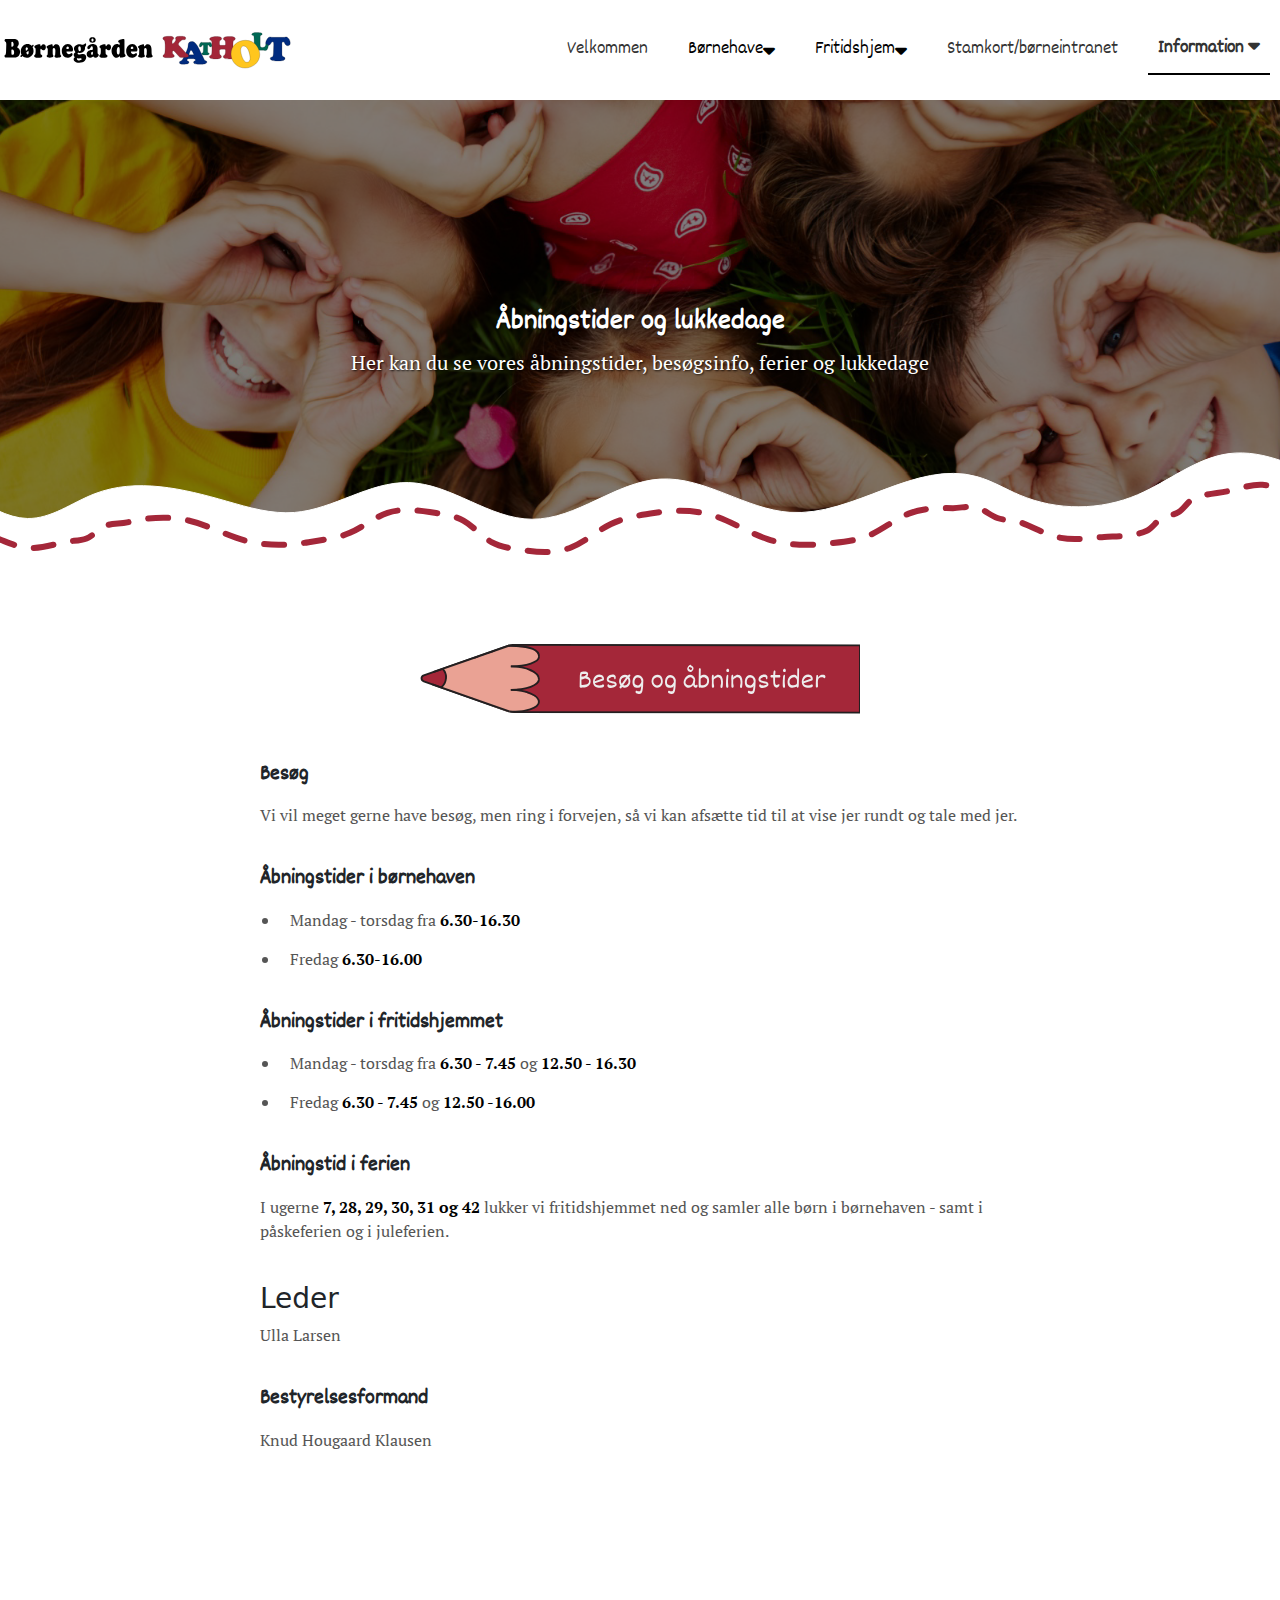
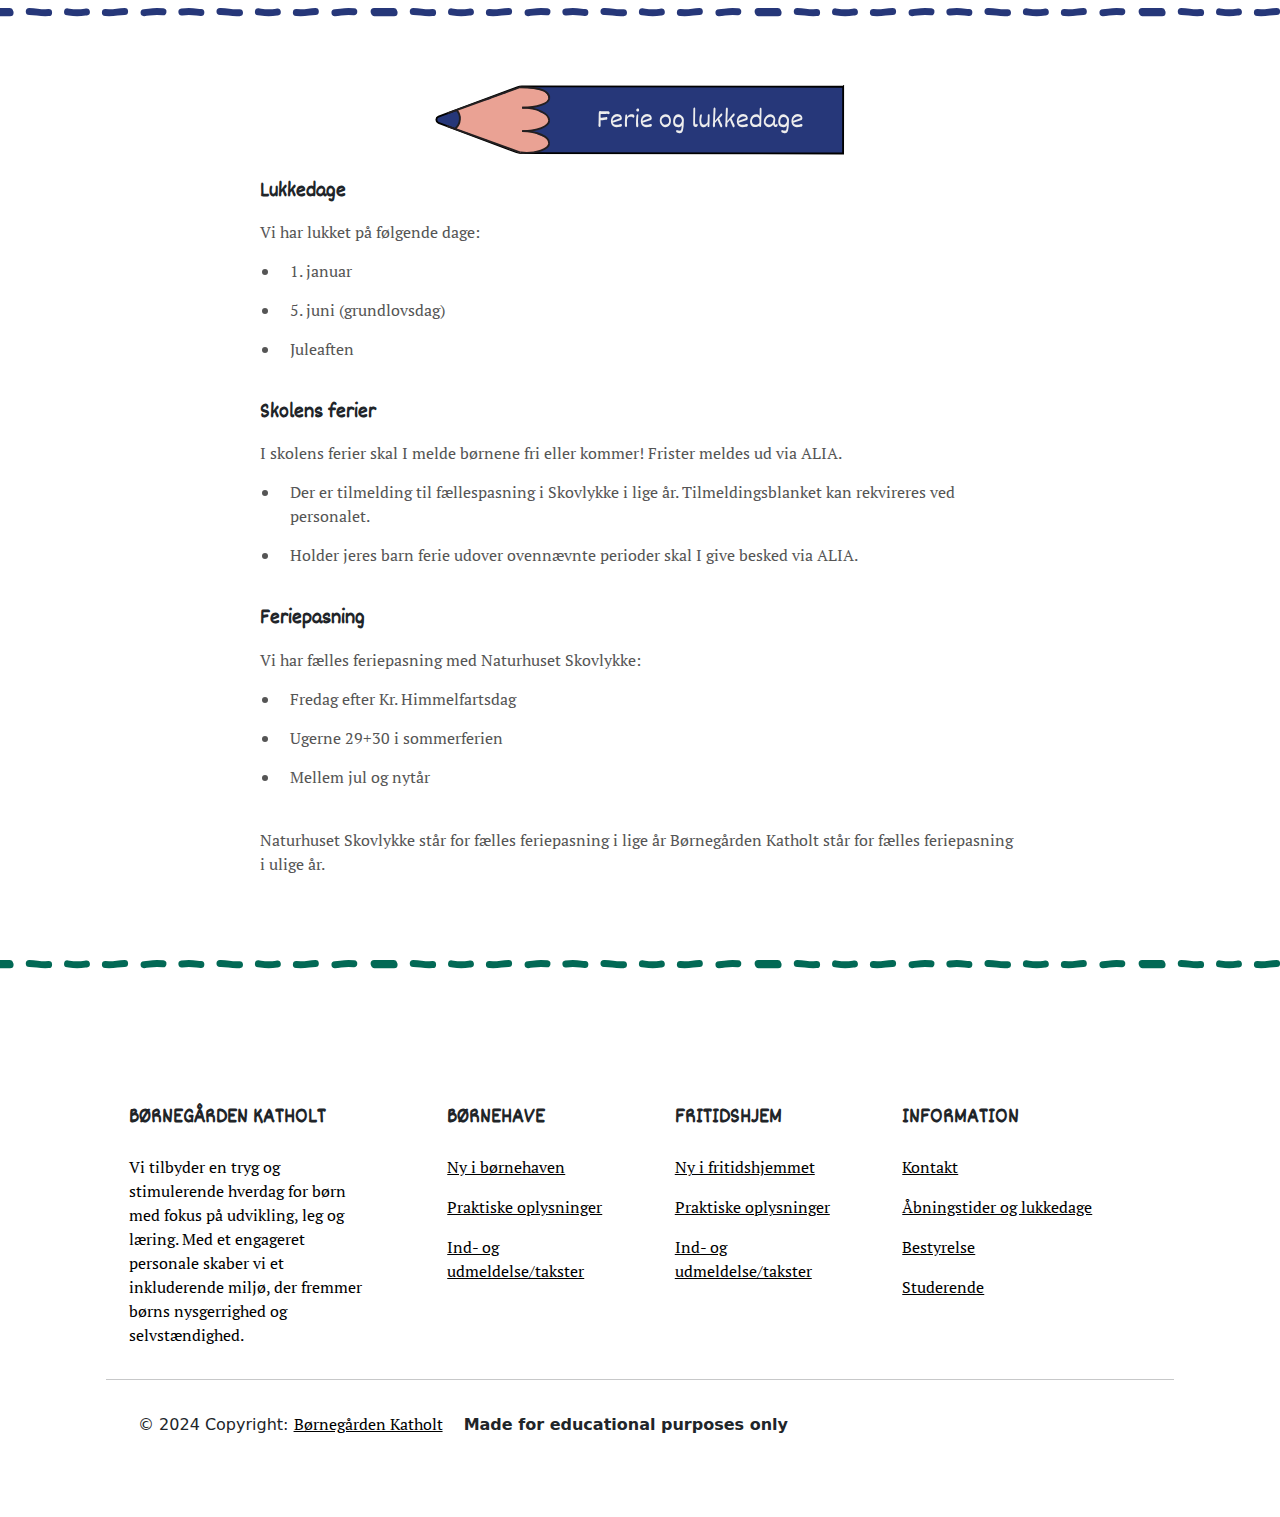
<file: info-besøg.html>
<!DOCTYPE html>

<html lang="da">

<head>

  <meta name="robots" content="noindex">

  <meta charset="UTF-8">

  <meta name="viewport" content="width=device-width, initial-scale=1.0">

  <link rel="stylesheet" href="info-besøg.css">

  <link href="https://cdnjs.cloudflare.com/ajax/libs/bootstrap/5.3.0/css/bootstrap.min.css" rel="stylesheet">

  <link rel="stylesheet" href="https://cdnjs.cloudflare.com/ajax/libs/font-awesome/6.0.0-beta3/css/all.min.css">

  <link href="https://fonts.googleapis.com/css2?family=Dekko&display=swap" rel="stylesheet">

  <link href="https://fonts.googleapis.com/css2?family=PT+Serif&display=swap" rel="stylesheet">

  <title>Børnegården Katholt | Information | Åbningstider og lukkedage</title>

</head>

<body>

  <nav class="navbar">

    <!-- Left: Logo -->

    <div class="navbar-logo">

      <a href="index.html"><img src="images/logo-katholt-størrelse.svg" alt="Logo"></a>

    </div>

 

    <!-- Navigation Links -->

    <div class="topnav" id="myTopnav">

      <a href="index.html">Velkommen</a>

 

      <div class="dropdown">

        <button class="dropdown-button">Børnehave <i class="fa fa-caret-down"></i></button>

        <div class="dropdown-content">

          <a href="ny-børnehave.html">Ny i børnehaven</a>

          <a href="børne-praktisk.html">Praktiske oplysninger</a>

          <a href="børne-indmeld.html">Ind- og udmeldelse/takster</a>

        </div>

      </div>

 

      <div class="dropdown">

        <button class="dropdown-button">Fritidshjem <i class="fa fa-caret-down"></i></button>

        <div class="dropdown-content">

          <a href="ny-fritidshjem.html">Ny i fritidshjemmet</a>

          <a href="fritid-praktisk.html">Praktiske oplysninger</a>

          <a href="fritid-indmeld.html">Ind- og udmeldelse/takster</a>

        </div>

      </div>

 

      <a href="stamkort.html">Stamkort/børneintranet</a>

 

      <div class="dropdown">

        <button class="dropdown-button" id="infolink">Information <i class="fa fa-caret-down"></i></button>

        <div class="dropdown-content">

          <a href="info-kontakt.html">Kontakt</a>

          <a href="info-besøg.html" id="infovisit">Åbningstider og lukkedage</a>

          <a href="info-bestyrelse.html">Bestyrelse</a>

          <a href="info-studerende.html">Studerende</a>

        </div>

      </div>

    </div>

 

    <!-- Hamburger Menu Icon -->

    <a href="javascript:void(0);" class="icon" onclick="myFunction()">

      <i class="fa fa-bars"></i>

    </a>

  </nav>

 

  <script>

function myFunction() {

  const topnav = document.getElementById("myTopnav");

  topnav.classList.toggle("responsive");

}

 

// Dropdown Functionality for Small Screens

const dropdownButtons = document.querySelectorAll(".dropdown-button");

dropdownButtons.forEach((button) => {

  button.addEventListener("click", (event) => {

    event.preventDefault(); // Prevent default link behavior

 

    const dropdownContent = button.nextElementSibling;

 

    // Toggle visibility

    dropdownContent.style.display =

      dropdownContent.style.display === "block" ? "none" : "block";

 

    // Close other dropdowns

    document.querySelectorAll(".dropdown-content").forEach((content) => {

      if (content !== dropdownContent) {

        content.style.display = "none";

      }

    });

  });

});

  </script>

<!-- Header Section -->

<!-- Header-sektion, der bruges til at præsentere siden med åbningstider og lukkedage -->

<header class="py-5 bg-light mb-4">

  <div class="container"> <!-- Container for centrering og justering af indhold -->

    <div class="text-center"> <!-- Centrerer tekst horisontalt -->

      <h1 class="fw-bold">Åbningstider og lukkedage</h1> <!-- Overskrift med fed skrift -->

      <p class="lead">Her kan du se vores åbningstider, besøgsinfo, ferier og lukkedage</p> <!-- Beskrivende tekst under overskriften -->

    </div>

  </div>

</header>

<!-- Tekst-sektion der indeholder besøgsinformation, åbningstider og kontaktinfo -->

<section class="text-section">

  <!-- Billede af blyant som illustration -->

  <img src="images/blyant-besøg.svg" alt="besøg og åbningstider blyant" class="blyanter">

  <br>

  <br>

  <!-- Undersektion om besøg -->

  <h2>Besøg</h2>

  <p>Vi vil meget gerne have besøg, men ring i forvejen, så vi kan afsætte tid til at vise jer rundt og tale med jer.</p>

  <br>

    <!-- Undersektion om børnehavens åbningstider -->

  <h2>Åbningstider i børnehaven</h2>

  <ul>

    <li>Mandag - torsdag fra <b>6.30-16.30</b></li> <!-- Listeelement med ugedage og tider -->

    <li>Fredag <b>6.30-16.00</b></li>

  </ul>

  <br>

 

  <!-- Undersektion om fritidshjemmets åbningstider -->

  <h2>Åbningstider i fritidshjemmet</h2>

  <ul>

    <li>Mandag - torsdag fra <b>6.30 - 7.45</b> og <b>12.50 - 16.30</b></li> <!-- Liste med todelte åbningstider -->

    <li>Fredag <b>6.30 - 7.45</b> og <b>12.50 -16.00</b></li>

  </ul>

  <br>

      <!-- Undersektion om åbningstider i ferien -->

  <h2>Åbningstid i ferien</h2>

  <p>I ugerne <b>7, 28, 29, 30, 31 og 42</b> lukker vi fritidshjemmet ned og samler alle børn i børnehaven - samt i påskeferien og i juleferien.</p>

  <br>

 

  <!-- Sektion om lederens navn -->

  <h3>Leder</h3>

  <p>Ulla Larsen</p>

  <br>

 

  <!-- Sektion om bestyrelsesformanden -->

  <h2>Bestyrelsesformand</h2>

  <p>Knud Hougaard Klausen</p>

  <br>

  <br>

  <br>

</section>

<br><br>

 

<!-- Håndtegnet blå linje for visuel adskillelse -->

<div class="hand-drawn-line-blue"></div>

<br><br>

       <!-- Tekst-sektion der indeholder information om lukkedage og ferie -->

<section class="text-section">

  <!-- Billede af blyant som illustration -->

  <img src="images/blyant-ferie-rigtig.svg" alt="ferie og lukkedage blyant" class="blyanter">

  <br>

 

  <!-- Undersektion om lukkedage -->

  <h2>Lukkedage</h2>

  <p>Vi har lukket på følgende dage:</p>

  <ul>

    <li>1. januar</li> <!-- Liste med lukkedatoer -->

    <li>5. juni (grundlovsdag)</li>

    <li>Juleaften</li>

  </ul>

  <br>

        <!-- Undersektion om skolens ferier -->

  <h2>Skolens ferier</h2>

  <p>I skolens ferier skal I melde børnene fri eller kommer! Frister meldes ud via ALIA.</p>

  <ul>

    <li>Der er tilmelding til fællespasning i Skovlykke i lige år. Tilmeldingsblanket kan rekvireres ved personalet.</li> <!-- Information om tilmelding -->

    <li>Holder jeres barn ferie udover ovennævnte perioder skal I give besked via ALIA.</li>

  </ul>

  <br>

 

  <!-- Undersektion om fælles feriepasning -->

  <h2>Feriepasning</h2>

  <p>Vi har fælles feriepasning med Naturhuset Skovlykke:</p>

  <ul>

    <li>Fredag efter Kr. Himmelfartsdag</li>

    <li>Ugerne 29+30 i sommerferien</li>

    <li>Mellem jul og nytår</li>

  </ul>

  <br>

  <p>Naturhuset Skovlykke står for fælles feriepasning i lige år

     Børnegården Katholt står for fælles feriepasning i ulige år.</p>

</section>

<br><br>

 

<!-- Håndtegnet grøn linje for visuel adskillelse -->

<div class="hand-drawn-line-green"></div>

<br><br>

  <footer>

    <!-- Remove the container if you want to extend the Footer to full width. -->

  <div class="container my-5">

    <!-- Footer -->

      <!-- Grid container -->

      <div class="container p-4 pb-0">

        <!-- Section: Links -->

        <section class="">

          <!--Grid row-->

          <div class="row">

            <!-- Grid column -->

            <div class="col-md-3 col-lg-3 col-xl-3 mx-auto mt-3">

              <h3 class="text-uppercase mb-4 font-weight-bold">

                Børnegården Katholt

              </h3>

              <p>

                Vi tilbyder en tryg og stimulerende hverdag for børn med fokus på udvikling, leg og læring.

                Med et engageret personale skaber vi et inkluderende miljø, der fremmer børns nysgerrighed og selvstændighed.

              </p>

            </div>

            <!-- Grid column -->

            <hr class="w-100 clearfix d-md-none">

            <!-- Grid column -->

            <div class="col-md-2 col-lg-2 col-xl-2 mx-auto mt-3">

              <h3 class="text-uppercase mb-4 font-weight-bold">Børnehave</h3>

              <p><a href="ny-børnehave.html">Ny i børnehaven</a></p>

              <p><a href="børne-praktisk.html">Praktiske oplysninger</a></p>

              <p><a href="børne-indmeld.html">Ind- og udmeldelse/takster</a></p>

            </div>

            <!-- Grid column -->

            <hr class="w-100 clearfix d-md-none">

            <!-- Grid column -->

            <div class="col-md-3 col-lg-2 col-xl-2 mx-auto mt-3">

              <h3 class="text-uppercase mb-4 font-weight-bold">

                Fritidshjem

              </h3>

              <p><a href="ny-fritidshjem.html">Ny i fritidshjemmet</a></p>

              <p><a href="fritid-praktisk.html">Praktiske oplysninger</a></p>

              <p><a href="fritid-indmeld.html">Ind- og udmeldelse/takster</a></p>

            </div>

            <!-- Grid column -->

            <hr class="w-100 clearfix d-md-none">

            <!-- Grid column -->

            <div class="col-md-4 col-lg-3 col-xl-3 mx-auto mt-3">

              <h3 class="text-uppercase mb-4 font-weight-bold">Information</h3>

                <p><a href="info-kontakt.html">Kontakt</a></p>

                <p><a href="info-besøg.html">Åbningstider og lukkedage</a></p>

                <p><a href="info-bestyrelse.html">Bestyrelse</a></p>

                <p><a href="info-studerende.html">Studerende</a></p>

            </div>

            <!-- Grid column -->

          </div>

          <!--Grid row-->

        </section>

        <!-- Section: Links -->

        <hr class="my-3">

        <!-- Section: Copyright -->

        <div class="p-3 pt-0">

          <div class="row d-flex align-items-center">

            <!-- Grid column -->

            <div class="col-md-7 col-lg-8 text-center text-md-start">

              <!-- Copyright -->

              <div class="p-3">

                © 2024 Copyright:

                <a class="text-black" href="https://www.boernegaardenkatholt.dk/"

                   >Børnegården Katholt</a>

                   <span class="footer-text ms-3"><b>Made for educational purposes only</b></span>

              </div>

              <!-- Copyright -->

            </div>

            <!-- Grid column -->

          </div>

        </div>

        <!-- Section: Copyright -->

      </div>

      <!-- Grid container -->

    <!-- Footer -->

  </div>

  <!-- End of .container -->

  </footer>

  </body>

  </html>
</file>
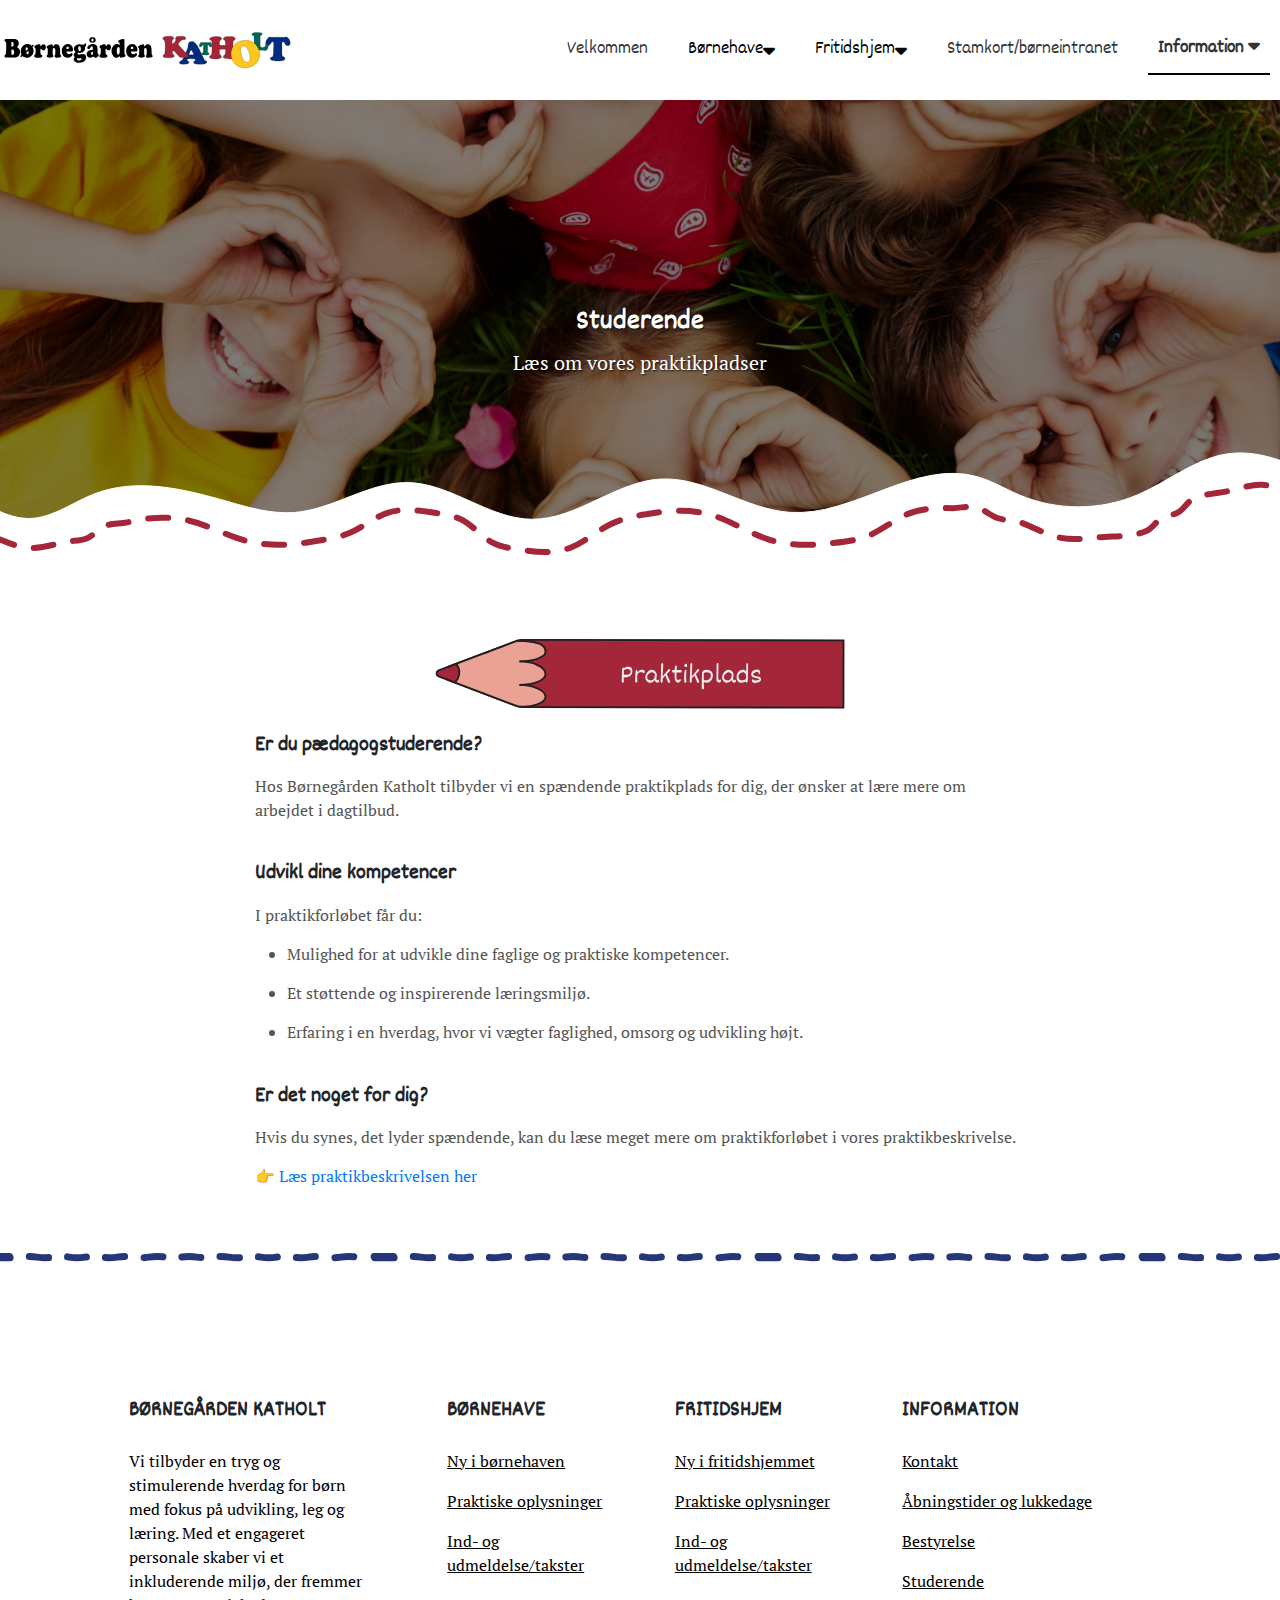
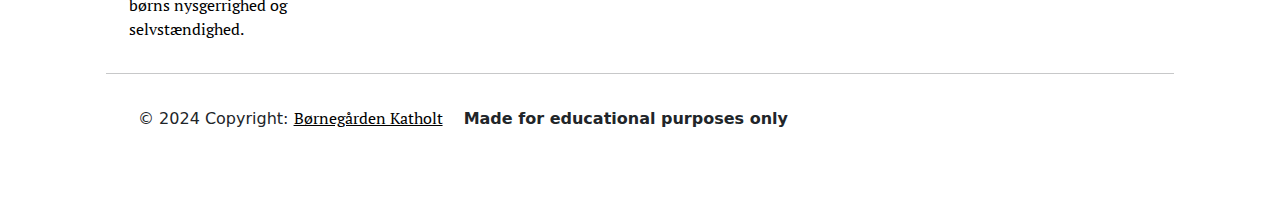
<file: info-studerende.html>
<!DOCTYPE html>
<html lang="da">
<!-- Head-sektion. -->
<head>
  <!--Fortæller søgemaskiner, at de ikke skal indeksere siden. -->
  <meta name="robots" content="noindex">
  <!--Angiver UTF-8-tegnkodning. -->
  <meta charset="UTF-8">
  <!-- Sikre responsivt design. -->
  <meta name="viewport" content="width=device-width, initial-scale=1.0">
  <!-- Refererer til lokalt stylesheet samt eksterne stylesheets til Bootstrap, Font Awesome og Google Fonts. -->
  <link rel="stylesheet" href="info-studerende.css">
  <link href="https://cdnjs.cloudflare.com/ajax/libs/bootstrap/5.3.0/css/bootstrap.min.css" rel="stylesheet">
  <link rel="stylesheet" href="https://cdnjs.cloudflare.com/ajax/libs/font-awesome/6.0.0-beta3/css/all.min.css">
  <link href="https://fonts.googleapis.com/css2?family=Dekko&display=swap" rel="stylesheet">
  <link href="https://fonts.googleapis.com/css2?family=PT+Serif&display=swap" rel="stylesheet">
 <!-- Fortæller titlen på websiden. -->
  <title>Børnegården Katholm | Information | Studerende</title>
</head>
<body>
    <!-- Navigationslinje: Indeholder navigationsmenu med logo (linker til forsiden), links i menuen samt dropdownmenuer til undersider. -->
  <nav class="navbar">
    <!-- Left: Logo -->
    <div class="navbar-logo">
      <a href="index.html"><img src="images/logo-katholt-størrelse.svg" alt="Logo"></a>
    </div>

    <!-- Navigation Links -->
    <div class="topnav" id="myTopnav">
      <a href="index.html">Velkommen</a>

      <div class="dropdown">
        <button class="dropdown-button">Børnehave <i class="fa fa-caret-down"></i></button>
        <div class="dropdown-content">
          <a href="ny-børnehave.html">Ny i børnehaven</a>
          <a href="børne-praktisk.html">Praktiske oplysninger</a>
          <a href="børne-indmeld.html">Ind- og udmeldelse/takster</a>
        </div>
      </div>

      <div class="dropdown">
        <button class="dropdown-button">Fritidshjem <i class="fa fa-caret-down"></i></button>
        <div class="dropdown-content">
          <a href="ny-fritidshjem.html">Ny i fritidshjemmet</a>
          <a href="fritid-praktisk.html">Praktiske oplysninger</a>
          <a href="fritid-indmeld.html">Ind- og udmeldelse/takster</a>
        </div>
      </div>

      <a href="stamkort.html">Stamkort/børneintranet</a>

      <div class="dropdown">
        <button class="dropdown-button" id="infolink">Information <i class="fa fa-caret-down"></i></button>
        <div class="dropdown-content">
          <a href="info-kontakt.html">Kontakt</a>
          <a href="info-besøg.html">Åbningstider og lukkedage</a>
          <a href="info-bestyrelse.html">Bestyrelse</a>
          <a href="info-studerende.html" id="infostudents">Studerende</a>
        </div>
      </div>
    </div>

   <!-- Hamburger-ikon - skifter navigationens synlighed på små skærme vha. JavaScript (myFunction()). -->
   <a href="javascript:void(0);" class="icon" onclick="myFunction()">
    <i class="fa fa-bars"></i>
  </a>
</nav>

<script>
// Responsiv menu - skifter navigationsmenuens synlighed på små skærme vha. tilføje/fjerne den responsive klasse.
function myFunction() {
const topnav = document.getElementById("myTopnav");
topnav.classList.toggle("responsive");
}

// Dropdown-funktionalitet - Implementerer klikbaseret dropdown-adfærd til små skærme.
// Det sikrer, at kun én dropdown-menu er åben ad gangen.
const dropdownButtons = document.querySelectorAll(".dropdown-button");
dropdownButtons.forEach((button) => {
button.addEventListener("click", (event) => {
  event.preventDefault(); // Prevent default link behavior

  const dropdownContent = button.nextElementSibling;

  // Skifte mellem synlighed.
  dropdownContent.style.display =
    dropdownContent.style.display === "block" ? "none" : "block";

  // Lukker andre dropdowns.
  document.querySelectorAll(".dropdown-content").forEach((content) => {
    if (content !== dropdownContent) {
      content.style.display = "none";
    }
  });
});
});
</script>
 
<!-- Header Sektion -->
<header class="py-5 bg-light mb-4">
<div class="container">
  <div class="text-center">
        <!-- Viser en titel (Studerende) og en undertitel (Læs om vores praktikpladser), som fremhæver sidens formål. -->
      <h1 class="fw-bold">Studerende</h1>
      <p class="lead">Læs om vores praktikpladser</p>
  </div>
</div>
</header>
<!-- Indholdsafsnit -->
  <section class="text-section">
      <!-- Billede af farveblyant. -->
    <img src="images/blyant-praktikplads.svg" alt="praktikplads blyant" class="blyanter">
    <br>
<h2>Er du pædagogstuderende?</h2>
<p>Hos Børnegården Katholt tilbyder vi en spændende praktikplads for dig, der ønsker at lære mere om arbejdet i dagtilbud.</p>
<br>
<h2>Udvikl dine kompetencer</h2>
<p>I praktikforløbet får du:</p>
<ul>
  <!-- unordered list-->
<li>Mulighed for at udvikle dine faglige og praktiske kompetencer.</li>
<li>Et støttende og inspirerende læringsmiljø.</li>
<li>Erfaring i en hverdag, hvor vi vægter faglighed, omsorg og udvikling højt.</li>
</ul>
<br>
<h2>Er det noget for dig?</h2>
<p>Hvis du synes, det lyder spændende, kan du læse meget mere om praktikforløbet i vores praktikbeskrivelse.</p>
<!-- Hyperlink til PDF. "_blank" siger at linket åbnes i en ny browser/vindue. -->
<a href="https://www.boernegaardenkatholt.dk/filer/2747praktikbeskrivelse-skabelon-dagtilbud-paed-udd--i-viaredigeret-feb-2017.pdf" target="_blank">👉 Læs praktikbeskrivelsen her</a>
</section>

<br><br>
<!-- Billede af "håndtegnet" stribet linje. -->
<div class="hand-drawn-line-blue"></div>
<br><br>

<!-- Footer-sektion. -->
<footer>
  <div class="container my-5">
      <!-- Grid container. -->
      <div class="container p-4 pb-0">
        <!-- Sektion - links. -->
        <section class="">
          <!-- Grid row. -->
          <div class="row">
            <!-- Grid column. -->
            <div class="col-md-3 col-lg-3 col-xl-3 mx-auto mt-3">
              <h3 class="text-uppercase mb-4 font-weight-bold">
                Børnegården Katholt
              </h3>
              <p>
                Vi tilbyder en tryg og stimulerende hverdag for børn med fokus på udvikling, leg og læring.
                Med et engageret personale skaber vi et inkluderende miljø, der fremmer børns nysgerrighed og selvstændighed.
              </p>
            </div>
            <!-- Grid column -->

  <!-- <hr> = laver et tematisk brud i indholdet i en vandret linje.
   w-100 = værktøjsklasse fra Bootstrap - gør elementet 100% bredt og sikrer, at den vandrette linje strækker sig over hele beholderens bredde.
   clearfix = utility-klasse (fra Bootstrap), som sikrer en stabil layoutstruktur ved at rydde effekten af flydende elementer og sikre, at linjen ikke skaber problemer i layoutet.
   d-md-none = Bootstrap-klasse der skjuler <hr> elementet på mellemstore skærme (md) og større og sikrer, at den vandrette linje kun vises på mindre skærme. -->
            <hr class="w-100 clearfix d-md-none">
  
            <!-- Grid column -->

            <!-- col-md-2 col-lg-2 col-xl-2 = angiver kolonnebredden for forskellige skærmstørrelser - her fylder kolonnen 2 enheder på mellemstore (768 px), store (992px) og ekstra store (1200px) skærme.
             mx-auto = centerer elementet horizontalt inden for containeren.
             mt-3 = tilføjer en margin på 3 enheder til toppen. -->
            <div class="col-md-2 col-lg-2 col-xl-2 mx-auto mt-3">
              <!-- text-uppercase = laver teksten til store bogstaver
               mb-4 = tilføjer margen på 4 enheder under overskriften.
               font-weight-bold = gør teksten fed. -->
              <h3 class="text-uppercase mb-4 font-weight-bold">Børnehave</h3>
              <p><a href="ny-børnehave.html">Ny i børnehaven</a></p>
              <p><a href="børne-praktisk.html">Praktiske oplysninger</a></p>
              <p><a href="børne-indmeld.html">Ind- og udmeldelse/takster</a></p>
            </div>

            <!-- Grid column -->
  
  <!-- <hr> = laver et tematisk brud i indholdet i en vandret linje.
   w-100 = værktøjsklasse fra Bootstrap - gør elementet 100% bredt og sikrer, at den vandrette linje strækker sig over hele beholderens bredde.
   clearfix = utility-klasse (fra Bootstrap), som sikrer en stabil layoutstruktur ved at rydde effekten af flydende elementer og sikre, at linjen ikke skaber problemer i layoutet.
   d-md-none = Bootstrap-klasse der skjuler <hr> elementet på mellemstore skærme (md) og større og sikrer, at den vandrette linje kun vises på mindre skærme. -->
            <hr class="w-100 clearfix d-md-none">
  
            <!-- Grid column -->

                        <!-- col-md-2 col-lg-2 col-xl-2 = angiver kolonnebredden for forskellige skærmstørrelser - her fylder kolonnen 2 enheder på mellemstore (768 px), store (992px) og ekstra store (1200px) skærme.
             mx-auto = centerer elementet horizontalt inden for containeren.
             mt-3 = tilføjer en margin på 3 enheder til toppen. -->
            <div class="col-md-3 col-lg-2 col-xl-2 mx-auto mt-3">
              <!-- text-uppercase = laver teksten til store bogstaver
               mb-4 = tilføjer margen på 4 enheder under overskriften.
               font-weight-bold = gør teksten fed. -->
              <h3 class="text-uppercase mb-4 font-weight-bold">
                Fritidshjem
              </h3>
              <p><a href="ny-fritidshjem.html">Ny i fritidshjemmet</a></p>
              <p><a href="fritid-praktisk.html">Praktiske oplysninger</a></p>
              <p><a href="fritid-indmeld.html">Ind- og udmeldelse/takster</a></p>
            </div>
  
            <!-- Grid column -->

              <!-- <hr> = laver et tematisk brud i indholdet i en vandret linje.
   w-100 = værktøjsklasse fra Bootstrap - gør elementet 100% bredt og sikrer, at den vandrette linje strækker sig over hele beholderens bredde.
   clearfix = utility-klasse (fra Bootstrap), som sikrer en stabil layoutstruktur ved at rydde effekten af flydende elementer og sikre, at linjen ikke skaber problemer i layoutet.
   d-md-none = Bootstrap-klasse der skjuler <hr> elementet på mellemstore skærme (md) og større og sikrer, at den vandrette linje kun vises på mindre skærme. -->
            <hr class="w-100 clearfix d-md-none">
  
            <!-- Grid column -->

            <!-- col-md-2 col-lg-2 col-xl-2 = angiver kolonnebredden for forskellige skærmstørrelser - her fylder kolonnen 2 enheder på mellemstore (768 px), store (992px) og ekstra store (1200px) skærme.
             mx-auto = centerer elementet horizontalt inden for containeren.
             mt-3 = tilføjer en margin på 3 enheder til toppen. -->
            <div class="col-md-4 col-lg-3 col-xl-3 mx-auto mt-3">
              <h3 class="text-uppercase mb-4 font-weight-bold">Information</h3>
                <p><a href="info-kontakt.html">Kontakt</a></p>
                <p><a href="info-besøg.html">Åbningstider og lukkedage</a></p>
                <p><a href="info-bestyrelse.html">Bestyrelse</a></p>
                <p><a href="info-studerende.html">Studerende</a></p>
            </div>
          </div>
        </section>

        <!-- Sektion - links -->
  
        <!-- <hr> = laver et tematisk brud i indholdet i en vandret linje.
         m = margin (plads uden for elementet)
         y = anvender marginen på både top og bund (lodret akse) -->
        <hr class="my-3">
  
        <!-- Copyright-sektion -->

        <!-- pt-3 = tilføjer padding på 3 enheder til alle sider.
         pt-0 = sætter den øverste padding til 0 enheder og overrider padding fra pt-3 for toppen. -->
        <div class="p-3 pt-0">
          <!--Row = Bootstrap-klasse til organisering af indhold i et grid layout.
          d-flex: aktiverer flexbox-layout og giver mulighed for fleksibel justering og placering af underordnede elementer.
          align-items-center = centerer elementerne vertikalt i flexcontaineren. -->
          <div class="row d-flex align-items-center">
            <!-- Grid column -->

           <!-- <col-md-7 col-lg-8 = angiver kolonnebredden:
            7 enheder bred på mellemstore skærme (768px)
            8 enheder bred på store skærme (992px).
            text-center = centerer teksten på små skærme.
            text-md-start = justerer teksten til venstre (start) for mellemstore og større skærme -->
            <div class="col-md-7 col-lg-8 text-center text-md-start">
              <!-- Copyright -->

              <!-- pt-3 = tilføjer padding på 3 enheder til alle sider. -->
              <div class="p-3">
                © 2024 Copyright:
                <!-- Hyperlink til site. -->
                <a class="text-black" href="https://www.boernegaardenkatholt.dk/"
                   >Børnegården Katholt</a>
                   <!-- <span> = inline container brugt til at style og formatte til en tekst.
                    ms-3 = Bootstrap-klasse som adder venstre margin af 3 enheder (mellemrum). -->
                   <span class="footer-text ms-3"><b>Made for educational purposes only</b></span>
              </div>
            </div>
          </div>
        </div>
      </div>
  </div>
  </footer>
</body>
  </html>
</file>
<file: index.css>
/* Fjerner margin for body og sætter standard skrifttype */
body {
  margin: 0;
  font-family: 'PT Serif', serif;
}

/* Styling til "welcome"-linket */
#welcomeLink {
  font-family: 'Dekko', sans-serif;
  font-weight: bold;
  text-decoration: none; /* Fjerner den standard understregning fra linket */
  color: #333; /* Text farve */
  padding: 10px;
  display: inline-block; /* Sørger for, at linket opfører sig som en blok med padding */
  transition: border-bottom 0.3s ease; /* Tilføjer en glidende animation til underlinjen ved hover */
  margin: 0 10px; /* Skaber horisontal afstand mellem links */
  font-size: 1.2rem; /* Gør fonten lidt større */
  border-bottom: 2px solid #000; /* Linje under links */
}
/* Generel reset til alle elementer */
* {
  margin: 0;
  padding: 0;
  box-sizing: border-box;
}

/* Navbar Container */
.navbar {
  display: flex;/* Flexbox for horisontal layout */
  justify-content: space-between;  /* Fordel plads mellem elementer */
  align-items: center;/* Centrer elementer vertikalt */
  background-color: #fff;
  padding: 0.75rem; /* Tilføjer lidt padding */
  height: 100px; /* Slightly taller */
  box-shadow: 0 2px 5px rgba(0, 0, 0, 0.1);/* Let skygge under navbar */
}

/* Logo Styles */
.navbar-logo img {
  height: 50px; /* Fast højde */
  width: auto;  /* Beholder billedets proportioner */
}

/* Top Navigation */
.topnav {
  display: flex;/* Anvender flexbox-layout for at arrangere navigationselementerne fleksibelt */
  align-items: center;/* Censurerer navigationselementerne vertikalt, så de er centreret på den lodrette akse */
}

/* Stilarter til links og dropdown-knapper */
.topnav a, 
.dropdown-button {
  background-color: #fff;
  border: none;
  cursor: pointer;
  font-family: 'Dekko', sans-serif;
  text-decoration: none; /* Fjerner understregning */
  color: #333; /* Text color */
  padding: 10px;
  display: inline-block; /* Lineær placering */
  transition: border-bottom 0.3s ease; /* Glidende effekt for linje */
  margin: 0 10px; /* Lidt mellemrum mellem links */
  font-size: 1.2rem; /* A bit larger than the original */
}

.topnav a:hover,
.dropdown-button:hover {
  font-weight: bold; /* Gør teksten fed ved hover */
  border-bottom: 2px solid #000; /* Understregning ved hover */
}

/* Dropdown Menu */
.dropdown {
  display: inline-block;
}

.dropdown-content {
  display: none; /* Skjult som standard */
  position: absolute;/* Placeres relativt til forældre */
  background-color: white;
  box-shadow: 0px 8px 16px rgba(0,0,0,0.2);/* Skygge for dybde */
  z-index: 1000; /* Sørger for at dropdown vises øverst */
  min-width: 200px; /* Minimumsbredde for dropdown */
  text-decoration: none !important; /* Removes underline */
}

/* Stil for links inde i dropdown-indholdet */
.dropdown-content a {
  color: black;/* Sætter tekstfarven på links til sort */
  padding: 10px; /* Tilføjer padding rundt om link-teksten for afstand */
  text-decoration: none !important;/* Fjerner understregning fra links, sikrer at ingen understregning anvendes */
  display: block;/* Gør, at hvert link fylder hele bredden af dets container */
}

.dropdown-content a:hover {
  background-color: hsl(0, 0%, 90%);/* Ændrer baggrundsfarven, når linket er i hover-tilstand */
  border-bottom: none; /* Fjerner eventuel border-bottom ved hover */
  text-decoration: none; /* Sikrer, at ingen understregning anvendes selv ved hover */

}

/* Vis dropdown-menu ved hover på dropdown */
.dropdown:hover .dropdown-content {
  display: block; /* Gør dropdown-menuen synlig, når man holder musen over dropdown-elementet */
  text-decoration: none !important;/* Fjerner eventuel understregning, der kan være på links i dropdown-menuen */
}

/* Styling af dropdown-knap */
.dropdown-button {
  background: none; /* Fjerner baggrundsfarve på knappen */
  border: none; /* Fjerner standard kant på knappen */
  color: black; /* Sætter tekstfarven på knappen til sort */
  cursor: pointer; /* Ændrer musemarkøren til en peger, når man holder musen over knappen */
  display: flex; /* Brug flexbox-layout til at arrangere indholdet */
  align-items: center; /* Censurerer indholdet i knappen vertikalt */
}

/* Hamburger-ikon - Skjult som standard */
.icon {
  display: none; /* Skjuler hamburger-ikonet som standard */
  font-size: 24px; /* Sætter størrelsen på ikonet til 24px */
  color: black; /* Sætter ikonets farve til sort */
  cursor: pointer; /* Ændrer musemarkøren til en peger, når musen holdes over ikonet */
}

/* Responsivt design for skærme, der er mindre end 480px */
@media screen and (max-width: 480px) {
  .topnav {
    flex-direction: column; /* Ændrer layoutet til vertikal rækkefølge i stedet for horisontal */
    align-items: flex-start; /* Justerer elementerne til venstre i navigationen */
    display: none; /* Skjuler navigationen som standard */
    background-color: #f1f1f1; /* Baggrundsfarve for dropdown-menuen (valgfri) */
    width: 100%; /* Gør navigationen fuld bredde på skærmen */
    position: absolute; /* Gør navigationen til et overlay, som kan placeres over andre elementer */
    top: 100px; /* Justerer positionen fra toppen af skærmen baseret på navigationshøjde */
    left: 0;/* Placerer navigationen helt til venstre */
    z-index: 1000;  /* Sørger for, at navigationen vises over andre elementer */
    border-top: 1px solid #ddd; /* Valgfrit: Tilføjer en øvre grænse for at adskille navigationen visuelt */
  }

  /* Stiler links og dropdown-knap i navigationen */
  .topnav a,
  .dropdown-button {
    display: block; /* Gør elementerne til blokniveau, så de stables vertikalt */
    color: #444; /* Sætter tekstfarven til en mørkere nuance */
    background-color: #f1f1f1; /* Sætter en let mørkere baggrundsfarve */
    padding: 10px 20px; /* Justerer padding for bedre afstand mellem elementerne */
    width: 100%; /* Gør links og knapper fuld bredde, så de er touch-venlige */
    text-align: left; /* Justerer teksten til venstre */
    box-sizing: border-box; /* Sikrer, at padding og border er inkluderet i elementets samlede størrelse */
    border: none; /* Fjerner standardramme fra elementerne */
  }

/* Specifik styling for direkte børn i topnav */
  .topnav > a,
  .topnav > .dropdown {
    display: block; /* Stabler elementerne vertikalt */
    color: #444; /* Sætter tekstfarven til den samme mørke nuance */
    background-color: #f1f1f1; /* Baggrundsfarve for elementerne */
    padding: 10px 20px; /* Tilpasset padding for touch-venlige områder */
    width: 100%; /* Gør elementerne fuld bredde */
    text-align: left; /* Justerer teksten til venstre */
    box-sizing: border-box;  /* Inkluderer padding og border i elementets samlede størrelse */
    border-bottom: 1px solid #aaa; /* Tilføjer en lille grå linje mellem elementerne for visuel adskillelse */
  }

  /* Hamburger-ikon vises kun, når det er nødvendigt */
  .icon {
    display: block; /* Viser hamburger-ikonet */
  }

  /* Vis menuen, når 'responsive' klassen er tilføjet til topnav */
  .topnav.responsive {
    display: flex; /* Ændrer display til flex, så menuen vises i en responsiv layout */
  }

  /* Dropdown-menuen skjules som standard */
  .dropdown-content {
    display: none; /* Sørger for, at dropdown-menuer er skjult som standard */
    background-color: #f1f1f1; /* Matcher baggrundsfarven med den øvrige menu */
  }

  /* Stilar dropdown-links for at matche hovedmenuens design */
  .dropdown-content a {
    color: #444;  /* Matcher tekstfarven med hovedmenuen */
    background-color: #f1f1f1; /* Matcher baggrundsfarven med hovedmenuen */
    padding: 10px 20px; /* Samme padding som hovedlinks for ensartet design */
    width: 100%; /* Gør dropdown-links til fuld bredde */
    box-sizing: border-box; /* Inkluderer padding i elementets samlede størrelse */
    border: none; /* Fjerner standard kant */
  }

/* Tilføjer en lysere linje mellem dropdown-links */
    .dropdown-content a + a {
    border-top: 1px solid #ccc; /* En let grå linje mellem de enkelte links i dropdown-menuen */
  }

  /* Viser dropdown-menuen, når dropdown-knappen får fokus */
  .dropdown-button:focus + .dropdown-content {
    display: block; /* En let grå linje mellem de enkelte links i dropdown-menuen */
  }
}

/* Styling for header (øverste sektion på siden) */
header {
  position: relative; /* Sikrer, at headeren kan placeres i forhold til andre elementer på siden */
  background-image: url('images/forside-banner-rigtig.svg'); /* Sætter baggrundsbilledet til headeren */
  background-size: cover; /* Sørger for, at baggrundsbilledet fylder hele headeren */
  background-position: center; /* Centrerer baggrundsbilledet */
  background-repeat: no-repeat; /* Forhindrer baggrundsbilledet i at blive gentaget */
  min-height: 500px; /* Sætter minimumshøjden på headeren for at sikre tilstrækkelig plads til indhold */
  text-align: center; /* Centrerer teksten horisontalt i headeren */
  color: white; /* Sætter tekstfarven til hvid for kontrast mod baggrundsbilledet */
  display: flex; /* Anvender flexbox for at centrere indholdet i headeren */
  align-items: center; /* Vertikal centrering af indholdet i headeren */
  justify-content: center; /* Horisontal centrering af indholdet i headeren */
  text-shadow: 1px 1px 2px rgba(0, 0, 0, 0.8); /* Lægger et skyggeeffekt på teksten for bedre synlighed på lysere baggrunde */
  padding: 20px; /* Tilføjer polstring rundt om headeren, især til mindre skærme */
}

/* Styling for headerens hovedoverskrift */
header h1 {
  font-weight: 300; /* Gør teksten let (normal vægt) */
  font-family: 'Dekko', sans-serif; /* Sætter skrifttypen til Dekko for overskriften */
  font-size: 40px; /* Sætter størrelsen på overskriften */
  margin-bottom: 20px; /* Tilføjer mellemrum under overskriften for at adskille den fra det efterfølgende indhold */
}

/* Styling for den gule knap */
.button-yellow-light {
  background-color: #ffd367; /* Lys gul baggrundsfarve for knappen */
  color: #000; /* Sort tekstfarve for kontrast */
  text-decoration: none; /* Fjerner standard understregning på knaptekst */
  display: inline-block; /* Gør knappen til en inline-block, så den kan placeres ved siden af andre elementer */
  padding: 10px 20px; /* Tilføjer polstring omkring knappen for at gøre den større og lettere at klikke på */
  border: 1px solid #000; /* Lægger en lille sort kant rundt om knappen */
  border-radius: 5px; /* Runde hjørner på knappen for et blødere udseende */
  transition: background-color 0.3s ease, border-color 0.3s ease; /* Glidende overgangseffekt på baggrundsfarve og kantfarve ved hover */
  font-family: 'Dekko', sans-serif; /* Skrifttype for knaptekst */
  font-size: 22px; /* Skrifttype størrelse for knaptekst */
 
}
 
/* Styling for knappen når den hoveres (musen er over knappen) */
.button-yellow-light:hover {
  background-color: #e6bc5b; /* Ændrer baggrundsfarven til en mørkere gul ved hover */
  border-color: #444; /* Ændrer kantfarven til en lidt mørkere grå ved hover */
}

/* Styling for knappen når den hoveres (musen er over knappen) */
.button-yellow-light:hover {
  background-color: #e6bc5b; /* Ændrer baggrundsfarven til en mørkere gul ved hover */
  border-color: #444; /* Ændrer kantfarven til en lidt mørkere grå ved hover */
}

/* Responsiv design for skærme mindre end 480px */
@media (max-width: 480px) {
   /* Styling for headeren på små skærme */
  header {
    min-height: 250px; /* Reducerer højden på headeren for at tilpasse mindre skærme */
    padding: 10px; /* Tilføjer tættere padding for mindre skærme */
  }

    /* Styling for headerens overskrift på små skærme */
  header h1 {
    font-size: 24px; /* Reducerer fontstørrelsen for at passe til mindre skærme */
    line-height: 1.2; /* Øger linjeafstanden for at forbedre læsbarheden på små skærme */
  }

 
  /* Styling for knapper på små skærme */
.button-yellow-light {
    width: 80%; /* Knapperne tager 80% af bredden af containeren */
    margin: 10px auto; /* Centrerer knapperne horisontalt med 10px margin */
    text-align: center; /* Centrerer tekstindholdet inde i knappen */
  }
}

/* Standard styling (desktop og større skærme) */
/* Styling af tekstafsnit */
.text-section {
  padding: 20px; /* Tilføjer 20px padding rundt om indholdet */
  background-color: white; /* Sætter baggrundsfarven til hvid */
  max-width: 800px; /* Maksimal bredde af afsnittet er 800px */
  margin: auto; /* Centrerer afsnittet horisontalt */
  border-radius: 8px; /* Runde hjørner på afsnittet */
}

/* Styling for informationscontainer */
.info-container {
  max-width: 800px; /* Maksimal bredde af containeren er 800px */
  margin: 50px auto; /* 50px margin øverst og nederst, centrerer horisontalt */
  padding: 20px; /* Tilføjer 20px padding rundt om indholdet */
  background: #ffffff; /* Sætter baggrundsfarven til hvid */
}

/* Styling for container med indhold */
.content-box {
  display: flex; /* Bruger flexbox til at placere elementerne på en række */
  justify-content: space-between; /* Placerer elementerne med lige mellemrum */
  gap: 50px; /* Tilføjer 50px afstand mellem de enkelte sektioner */
}

/* Styling af venstre og højre sektioner */
.left-section,
.right-section {
  flex: 1; /* Hver sektion får lige meget plads */
  padding: 20px; /* Tilføjer 20px padding inde i sektionerne */
  background: #f1f1f1; /* Baggrundsfarve for sektionerne */
  border-radius: 5px; /* Runde hjørner på sektionerne */
  box-shadow: 0 2px 4px rgba(0, 0, 0, 0.1); /* Let skygge for at give sektionerne dybde */
}

/* Styling af overskrifter i tekstafsnit */
.text-section h2 {
  margin-bottom: 10px; /* Tilføjer 10px margin under overskriften */
  text-align: center; /* Centrerer overskriften horisontalt */
  font-family: 'Dekko', sans-serif; /* Bruger fonten 'Dekko' til overskriften */
  font-size: 22px; /* Sætter skriftstørrelsen til 22px */
  font-weight: bold; /* Gør overskriften fed */
}

/* Styling for paragraf i tekstafsnit */
.text-section p {
  font-size: 16px; /* Sætter skriftstørrelsen til 16px */
  color: #555; /* Mørkere grå farve for teksten */
  font-family: 'PT Serif', serif; /* Brug serif-fonten 'PT Serif' */
}

/* Styling for ul (unordered list) i tekstafsnit */
.text-section ul {
  list-style: none; /* Fjerner standard punkttegn fra listen */
  padding: 0; /* Fjerner standard padding */
  font-size: 16px; /* Sætter skriftstørrelsen til 16px */
  color: black; /* Sætter tekstfarven til sort */
  font-family: 'PT Serif', serif; /* Brug serif-fonten 'PT Serif' */
}

/* Styling for list items i ul */
.text-section ul li {
  margin-bottom: 8px; /* Tilføjer 8px margin under hvert list item */
  position: relative; /* Gør det muligt at placere en pseudo-element (✓) */
  padding-left: 20px; /* Tilføjer padding til venstre for at give plads til symbolet */
}

/* Tilføjer et flueben før hvert listeelement som visuel markering */
.text-section ul li::before {
  content: '✓'; /* Bruger et flueben som indhold før hvert list item */
  position: absolute; /* Absolut positionering i forhold til li */
  left: 0; /* Placer fluebenet til venstre */
  color: #27ae60; /* Grøn farve for fluebenet */
  font-weight: bold; /* Gør fluebenet fed */
}

/* Responsiv design til små skærme (480px og mindre) */
@media (max-width: 480px) {
  .text-section {
    padding: 10px; /* Reducer padding for at tilpasse mindre skærme */
  }

  .text-section h2 {
    font-size: 18px; /* Reducerer fontstørrelsen yderligere på meget små skærme */
  }

  .text-section p,
  .text-section ul li {
    font-size: 14px; /* Mindre tekst på små skærme for bedre læsbarhed */
  }

  .info-container {
    padding: 8px; /* Juster padding for mindre skærme */
    margin: 10px auto; /* Centrer containeren med margin */
  }

  /* Styling for container og layout */
  .info-container {
    padding: 8px; /* Justerer padding for mindre skærme */
    margin: 10px auto; /* Centrerer containeren med margin */
  }

  /* Content box layout */
  .content-box {
    display: flex;
    flex-direction: column; /* Stabler sektionerne vertikalt */
    gap: 20px; /* Tilføjer mellemrum mellem de stakede sektioner */
  }

  /* Sektioner som ikke skal strække sig */
  .left-section,
  .right-section {
    flex: none; /* Forhindrer sektionerne i at strække sig */
    width: 100%; /* Sikrer, at sektionerne tager fuld bredde */
  }

  /* Styling af blyantbilleder */
  .blyanter {
    display: block;
    margin: 0 auto 20px; /* Centrerer billedet og tilføjer afstand under */
    max-width: 90%; /* Begrænser billedets bredde */
    height: auto; /* Bevarer aspektforholdet */
  }
}

/* Footer heading styling */
footer h3 {
  font-family: 'Dekko', sans-serif; /* Brug af 'Dekko' font til overskrifter */
  font-size: 22px; /* Juster størrelsen efter behov */
  font-weight: bold; /* Gør overskriften fed */
}

/* Footer paragraph styling */
footer p {
  color: black; /* Dæmpet tekstfarve */
  font-family: 'PT Serif', serif; /* Brug af serif font for afsnit */
  font: 16px; /* Justerer tekststørrelsen */
}

/* Footer link styling */
footer a {
  color: black; /* Dæmpet tekstfarve */
  font-family: 'PT Serif', serif; /* Serif font for links */
  font: 16px; /* Justerer størrelsen på linkene */
}

/* Styling for the blue hand-drawn dotted line */
.hand-drawn-line-blue {
  background-image: url('./images/dotted-line-blå.svg'); /* Sti til din blå SVG dotted line */
  height: 10px;                /* Juster højden baseret på linjestilen */
  background-repeat: repeat-x; /* Gentager mønsteret vandret */
}

/* Styling for the green hand-drawn dotted line */
.hand-drawn-line-green {
  background-image: url('./images/dotted-line-grøn.svg'); /* Sti til din blå SVG dotted line */
  height: 10px;                /* Juster højden baseret på linjestilen */
  background-repeat: repeat-x; /* Gentager mønsteret vandret */
}

/* Styling for the blyanter (image) element */
.blyanter {
  height: 70px; /* Matcher fontstørrelsen */
  width: auto; /* Bevarer billedets aspect ratio */
  align-content: center; /* Justerer billedet med tekstens baseline */
  display: block; /* Gør billedet til et blok element */
  margin: 0 auto; /* Centrerer billedet horisontalt */
}
</file>
<file: børne-indmeld.css>
/* Fjerner margin og sætter font til PT Serif. */
body {
  margin: 0;
  font-family: 'PT Serif', serif;
}

/* Fjerner margin og padding og sætter box-sizing til border-box, hvilket sikrer, at paddingen og kanter er indkluderet i elementets samlede width og height.  */
* {
margin: 0;
padding: 0;
box-sizing: border-box;
}

/* Navbar Container. */

/* Navbaren er udformet som flex-container, der justerer indholdet horisontalt med plads mellem elementerne.
Tilføjer hvid baggrund, padding og en lille skygge. */
.navbar {
display: flex;
justify-content: space-between;
align-items: center;
background-color: #fff;
padding: 0.75rem;
height: 100px;
box-shadow: 0 2px 5px rgba(0, 0, 0, 0.1);
}

/* Logo styles. */

/* Sikrer at logoet bevarer sine proportioner og er indstillet til height på 50px */
.navbar-logo img {
height: 50px;
width: auto;
}

/* Top Navigation. */

/* Flex = arrangerer navigationselementer i en række.
Center = justerer elementer lodret på midten. */
.topnav {
display: flex;
align-items: center;
}

/* Navigations links. */

/* Links og knapper har hvid baggrund, Dekko font og overgang til hover-effekter. */
.topnav a, 
.dropdown-button {
background-color: #fff;
border: none;
cursor: pointer;
font-family: 'Dekko', sans-serif;
text-decoration: none;
color: #333;
padding: 10px;
display: inline-block;
transition: border-bottom 0.3s ease;
margin: 0 10px;
font-size: 1.2rem;
}

/* Ved hover bliver teksten fed og der kommer en stregeffekt med sort kant under. */
.topnav a:hover,
.dropdown-button:hover {
font-weight: bold;
border-bottom: 2px solid #000;
}

/* Dropdown menu. */

/* Dropdown er som standard skjult (display: none) og vises (display: block), når man holder musen over den.
Elementerne i dropdownmenuen stables (z-index) lodret og skrifter baggrundsfarve ved hover. */
.dropdown {
display: inline-block;
}

.dropdown-content {
display: none;
position: absolute;
background-color: white;
box-shadow: 0px 8px 16px rgba(0,0,0,0.2);
z-index: 1000;
min-width: 200px;
text-decoration: none !important;
}

.dropdown-content a {
color: black;
padding: 10px;
text-decoration: none !important;
display: block;
}

.dropdown-content a:hover {
background-color: hsl(0, 0%, 90%);
border-bottom: none;
text-decoration: none;

}

.dropdown:hover .dropdown-content {
display: block;
text-decoration: none !important;
}

.dropdown-button {
background: none;
border: none;
color: black;
cursor: pointer;
display: flex;
align-items: center;
}

/* Hamburger-ikon. */

/* Skjules ved default. */
.icon {
display: none;
font-size: 24px;
color: black;
cursor: pointer;
}

/* Responsive design for mindre skærme (480px) */

/* Navigationen bliver en dropdown-menu med lodret layout.
Hamburger-ikonet (.icon) bliver synlig.
.topnav er skjult som default, men vises når en responsiv klasse tilføjes vha. JavaScript. */
@media screen and (max-width: 480px) {
.topnav {
  flex-direction: column;
  align-items: flex-start;
  display: none;
  background-color: #f1f1f1;
  width: 100%;
  position: absolute;
  top: 100px;
  left: 0;
  z-index: 1000;
  border-top: 1px solid #ddd;
}

.topnav a,
.dropdown-button {
  display: block;
  color: #444;
  background-color: #f1f1f1;
  padding: 10px 20px;
  width: 100%;
  text-align: left;
  box-sizing: border-box;
  border: none;
}

.topnav > a,
.topnav > .dropdown {
  display: block;
  color: #444;
  background-color: #f1f1f1;
  padding: 10px 20px;
  width: 100%;
  text-align: left;
  box-sizing: border-box;
  border-bottom: 1px solid #aaa;
}

.icon {
  display: block;
}

.dropdown-content {
  display: none;
  background-color: #f1f1f1;
}

.dropdown-content a {
  color: #444;
  background-color: #f1f1f1;
  padding: 10px 20px;
  width: 100%;
  box-sizing: border-box;
  border: none;
}

/* Grå linjer mellem sektioner i dropdown hamburger-menuen */
  .dropdown-content a + a {
  border-top: 1px solid #ccc;
}

/* Vis dropdown ved at trykke på knappen. */
.dropdown-button:focus + .dropdown-content {
  display: block;
}

/* Hvis menu når responsiv klasse er addet. */
.topnav.responsive {
  display: flex;
}
}

/* Header-sektion. */

/* Styling for header element og dets child elementer (h1 og p).
cover = sikrer at baggrundsbilleder dækker hele header-sektionen. 
text-shadow = skyggeeffekt for bedre synlighed. */
header {
position: relative; 
background-image: url('images/daycare-banner-rød-fixet.svg');
background-size: cover; 
background-position: center; 
background-repeat: no-repeat; 
min-height: 500px; 
text-align: center; 
color: white; 
display: flex; 
align-items: center;
justify-content: center;
text-shadow: 1px 1px 2px rgba(0, 0, 0, 0.8);
padding: 20px;
}

header h1 {
font-weight: 300;
font-family: 'Dekko', sans-serif;
font-size: 29px;
}

header p {
color: white;
font-family: 'PT Serif', serif;
font-size: 16px;
}

/* Responsive design for mindre skærme (480px) */
@media (max-width: 480px) {
header {
  min-height: 250px;
  padding: 10px;
}

header h1 {
  font-size: 24px;
  line-height: 1.2;
}
}

/* Id-element til børnehave dropdown.
inline-block = elementet kan opføre sig både som en block og et inline-element - gør det muligt at indstille dimensioner og padding imens stadig at være inline med andre elementer.
border-bottom = sætter en streg under linket */
#daycarelink {
  font-family: 'Dekko', sans-serif;
  font-weight: bold;
  text-decoration: none;
  color: #333;
  padding: 10px;
  display: inline-block;
  transition: border-bottom 0.3s ease;
  margin: 0 10px;
  font-size: 1.2rem;
  border-bottom: 2px solid #000;
}

/* Id-element til indmelding børnehave i børnehave dropdown */
#daycareself {
background-color: hsl(0, 0%, 90%);
text-decoration: none !important;
}

/* Footer */
  footer a {
    color: black;
    font-family: 'PT Serif', serif;
    font: 16px;
  }
  
  footer h3 {
    font-family: 'Dekko', sans-serif;
    font-size: 22px;
    font-weight: bold;
  }
  
  footer p {
    color: black;
    font-family: 'PT Serif', serif;
    font: 16px;
  }

  .enrollment-fees {
    padding: 20px;
    background-color: white;
    max-width: 800px;
    margin: auto;
    box-sizing: border-box; /* Sørger for padding ikke øger width */
  }
  
  .enrollment-fees h2 {
    font-weight: bold;
    margin-bottom: 15px;
    color: black;
    font-family: 'Dekko', sans-serif;
    font-size: 1.5rem;
  }
  
  .enrollment-fees p, 
  .enrollment-fees ul, 
  .enrollment-fees li, 
  .enrollment-fees a {
    color: #555;
    font-family: 'PT Serif', serif;
    font-size: 1rem;
    line-height: 1.5;
  }
  
  .enrollment-fees ul {
    padding-left: 20px;
  }
  
  .enrollment-fees li {
    margin-bottom: 10px;
  }
  
  .enrollment-fees a {
    color: #007BFF;
    text-decoration: none;
  }
  
  .enrollment-fees a:hover {
    text-decoration: underline;
  }
  
  /* Responsiv til mobil */
  @media (max-width: 480px) {
    .enrollment-fees {
      padding: 10px;
    }
  
    .enrollment-fees h2 {
      font-size: 1.1rem;
    }
  
    .enrollment-fees p, 
    .enrollment-fees li, 
    .enrollment-fees a {
      font-size: 0.85rem;
    }

    .blyanter {
      display: block;
      margin: 0 auto 20px;
      max-width: 90%;
      height: auto; /* Maintain aspect ratio */
      font-family: 'Dekko', sans-serif;
    }
  }
  
  /* Håndtegnet streger */
  .hand-drawn-line-blue {
    background-image: url('./images/dotted-line-blå.svg');
    height: 10px;               
    background-repeat: repeat-x;
  }
  
  .hand-drawn-line-green {
    background-image: url('./images/dotted-line-grøn.svg');
    height: 10px;       
    background-repeat: repeat-x;
  }
  
  /* Blyanter */
  .blyanter {
    height: 70px;
    width: auto;
    align-content: center;
    display: block;
    margin: 0 auto;
  }
</file>
<file: børne-praktisk.css>
/* Standardopsætning for body-elementet */

body {

  margin: 0; /* Fjerner standardmargin omkring body */

  font-family: 'PT Serif', serif; /* Sætter skrifttypen til 'PT Serif' med serif som fallback */

}

 

/* Styling for elementet med id "daycarelink" */

#daycarelink {

  font-family: 'Dekko', sans-serif; /* Sætter skrifttypen til 'Dekko' med sans-serif som fallback */

  font-weight: bold; /* Gør teksten fed */

  text-decoration: none; /* Fjerner standardunderstregning på linket */

  color: #333; /* Sætter tekstfarven til mørkegrå (#333) */

  padding: 10px; /* Tilføjer 10 pixels indre afstand (padding) omkring teksten */

  display: inline-block; /* Gør linket til en inline-block for bedre kontrol over størrelse og placering */

  transition: border-bottom 0.3s ease; /* Tilføjer en jævn overgangseffekt til border-bottom ved ændringer */

  margin: 0 10px; /* Tilføjer 0 pixels top/bund-margin og 10 pixels margin på siderne */

  font-size: 1.2rem; /* Sætter skriftstørrelsen til 1.2 gange standardstørrelsen */

  border-bottom: 2px solid #000; /* Tilføjer en sort linje under linket */

}

#daycarepractical {

background-color: hsl(0, 0%, 90%); /* Sætter baggrundsfarven til en lys grå (90% lysstyrke) */

text-decoration: none !important; /* Sikrer, at tekst ikke bliver understreget, selv med andre regler */

 

}

 

/* Resetter standardstilarter for alle elementer */

* {

margin: 0; /* Fjerner standardmargin for alle elementer */

padding: 0; /* Fjerner standardmargin for alle elementer */

box-sizing: border-box; /* Sætter box-modellen til at inkludere padding og border i elementets bredde/højde */

 

}

 

/* Navbar Container */

/* Styling for navigationsbjælken */

.navbar {

display: flex; /* Gør containeren til en flexbox for nem layoutjustering */

justify-content: space-between; /* Placerer elementer i hver ende af bjælken */

align-items: center; /* Justerer elementer vertikalt i midten af containeren */

background-color: #fff; /* Sætter baggrundsfarven til hvid */

padding: 0.75rem; /* Tilføjer indre afstand (padding) på 0.75 rem rundt om indholdet */

height: 100px; /* Sætter højden til 100px, hvilket gør navbaren lidt højere */

box-shadow: 0 2px 5px rgba(0, 0, 0, 0.1); /* Tilføjer en svag skygge under bjælken for dybdeeffekt */

}

 

/* Logo Styles */

/* Styling for logoet i navbaren */

.navbar-logo img {

height: 50px; /* Sætter logoets højde til 50px */

width: auto; /* Bevarer logoets originale bredde/højde-forhold */

}

 

/* Top Navigation */

/* Styling for navigationslinks i toppen */

.topnav {

display: flex; /* Gør containeren til en flexbox for at placere links på en række */

align-items: center; /* Justerer links vertikalt i midten af containeren */

}

 

/* Styling for links i navigationsbaren og knapper */

.topnav a,

.dropdown-button {

background-color: #fff; /* Sætter baggrundsfarven til hvid */

border: none; /* Fjerner eventuelle standardborders */

cursor: pointer; /* Ændrer cursoren til en "hånd" ved hover */

font-family: 'Dekko', sans-serif; /* Sætter skrifttypen til 'Dekko', med sans-serif som fallback */

text-decoration: none; /* Fjerner standardunderstregning på links */

color: #333; /* Sætter tekstfarven til mørkegrå (#333) */

padding: 10px; /* Tilføjer 10 pixels indre afstand omkring teksten */

display: inline-block; /* Gør elementet inline-block for nem størrelse- og afstandskontrol */

transition: border-bottom 0.3s ease; /* Tilføjer en jævn overgangseffekt til border-bottom ved ændringer */

margin: 0 10px; /* Tilføjer 0 pixels margin over og under, og 10 pixels på siderne */

font-size: 1.2rem; /* Sætter skriftstørrelsen til 1.2 gange standardstørrelsen */

}

 

/* Hover-effekter for links og knapper */

.topnav a:hover,

.dropdown-button:hover { /*gør teksten fed ved hover*/

font-weight: bold; /* Makes the text bold */

border-bottom: 2px solid #000; /* Tilføjer en sort linje under linket eller knappen ved hover */

}




/* Dropdown Menu */

/* Styler dropdown-menuen */

.dropdown {

display: inline-block; /* Gør dropdown-menuen inline-block, så den fungerer sammen med andre elementer */

}

 

/* Dropdown-indhold */

.dropdown-content {

display: none; /* Skjuler dropdown-indholdet som standard */

position: absolute; /* Positionerer dropdown-indholdet absolut i forhold til den nærmeste positioned container */

background-color: white; /* Sætter baggrundsfarven til hvid */

box-shadow: 0px 8px 16px rgba(0,0,0,0.2); /* Tilføjer en svag skygge rundt om dropdown-menuen for dybde */

z-index: 1000; /* Sørger for, at dropdown-menuen vises oven på andre elementer */

min-width: 200px; /* Sætter minimumsbredden på dropdown-menuen til 200px */

text-decoration: none !important; /* Fjerner eventuelle understregninger på links i dropdown-menuen */

 

}

/* Styling af links i dropdown-menuen */

.dropdown-content a {

color: black; /* Sætter tekstfarven til sort */

padding: 10px; /* Tilføjer 10px indre afstand omkring teksten */

text-decoration: none !important; /* Fjerner understregning */

display: block; /* Gør links til block-elementer, så de fylder hele bredden */

}

 

/* Hover-effekter for links i dropdown-menuen */

.dropdown-content a:hover {

background-color: hsl(0, 0%, 90%); /* Ændrer baggrundsfarven til en lys grå ved hover */

border-bottom: none; /* Fjerner eventuelle borders under linkene */

text-decoration: none; /* Sørger for, at der ikke er nogen understregning ved hover */

 

}

/* Når dropdown-menuen vises */

.dropdown:hover .dropdown-content {

display: block; /* Viser dropdown-menuen, når brugeren hover over dropdown-elementet */

text-decoration: none !important; /* Sikrer, at der ikke er nogen understregning i dropdown-menuen */

}

 

/* Dropdown-knappen */

.dropdown-button {

background: none; /* Ingen baggrundsfarve på dropdown-knappen */

border: none; /* Ingen kant på knappen */

color: black; /* Sætter tekstfarven til sort */

cursor: pointer; /* Ændrer cursoren til en "hånd" ved hover */

display: flex; /* Brug flexbox for at arrangere eventuelle indhold i knappen */

align-items: center; /* Justerer eventuelle indhold vertikalt i midten af knappen */

}

 

/* Hamburger-ikon - Skjult som standard */

.icon {

display: none; /* Skjuler hamburger-ikonet som standard */

font-size: 24px; /* Sætter størrelsen af ikonet til 24px */

color: black; /* Sætter farven til sort */

cursor: pointer; /* Ændrer cursoren til en "hånd" ved hover */

}

 

/* Responsiv design for skærme mindre end 480px */

@media screen and (max-width: 480px) {

.topnav {

  flex-direction: column; /* Skifter layoutet til en kolonneorientering */

  align-items: flex-start; /* Justerer links til at være venstrestillet */

  display: none; /* Skjuler topnav som standard på små skærme */

  background-color: #f1f1f1; /* Baggrundsfarve for dropdown-menuen */

  width: 100%; /* Gør dropdown-menuen til 100% bredde */

  position: absolute; /* Positivt absolut positioneret, så det ligger oven på andre elementer */

  top: 100px; /* Justerer dropdown-menuens placering baseret på navbarens højde */

  left: 0; /* Placerer dropdown-menuen på venstre side af skærmen */

  z-index: 1000; /* Sørger for, at dropdown-menuen er over andre elementer */

  border-top: 1px solid #ddd; /*tilføjer en grå topboarder for atadskille dropdown menuen fra navbaren */

}

 

/*styling af dropdown knapperne i topbaren*/

.topnav a,

.dropdown-button {

  display: block; /* Gør links og dropdown-knapper til block-elementer, så de stables vertikalt og fylder hele bredden */

  color: #444; /* Sætter tekstfarven til en mørkere grå */

  background-color: #f1f1f1; /* Sætter en lys grå baggrundsfarve */

  padding: 10px 20px; /* Tilføjer 10px lodret og 20px vandret indre afstand for bedre klik- og læsbarhed */

  width: 100%; /* Gør linkene og knapperne til fuld bredde, så de er nemme at trykke på, især på mobile enheder */

  text-align: left; /* Justerer teksten til venstre */

  box-sizing: border-box; /* Sikrer at padding og border bliver inkluderet i elementets samlede bredde og højde */

  border: none; /* Fjerner standard grænser (borders) rundt om links og knapper */

}

 

/* Styling for topnav-links og dropdown-containere direkte under topnav'en */

.topnav > a,

.topnav > .dropdown {

  display: block; /* Gør disse elementer til blokke, så de stables vertikalt */

  color: #444; /* Sætter tekstfarven til mørkere grå */

  background-color: #f1f1f1; /* Sætter en lys grå baggrundsfarve */

  padding: 10px 20px; /* Tilføjer samme padding for at gøre links og dropdowns nemmere at trykke på */

  width: 100%; /* Gør disse elementer til fuld bredde */

  text-align: left; /* Justerer teksten til venstre */

  box-sizing: border-box; /* Sikrer at padding og border bliver inkluderet i elementets samlede bredde og højde */

  border-bottom: 1px solid #aaa; /* Tilføjer en lille grå linje mellem hvert element for at adskille dem */

}

/*styling af hamburger ikonet*/

.icon {

  display: block; /* Gør hamburger-ikonet synligt (som standard skjult i andre regler) */

}

/* Styling for dropdown-indhold */

.dropdown-content {

  display: none; /* Skjuler dropdown-indholdet som standard */

  background-color: #f1f1f1; /* Sætter baggrundsfarven til samme farve som topnavens links */

}

/* Styling for links inde i dropdown-menuen */

.dropdown-content a {

  color: #444; /* Sætter tekstfarven til mørkere grå */

  background-color: #f1f1f1; /* Sætter baggrundsfarven til samme farve som dropdown-indhold */

  padding: 10px 20px; /* Tilføjer samme padding som topnav links for konsistens */

  width: 100%; /* Gør linksene til fuld bredde */

  box-sizing: border-box; /* Sikrer at padding og border bliver inkluderet i elementets samlede bredde og højde */

  border: none; /* Fjerner standard border omkring linksene */

}

 

/* Tilføjer en linje mellem dropdown-links */

  .dropdown-content a + a {

  border-top: 1px solid #ccc; /* Tilføjer en lidt lysere grå linje mellem dropdown-links */

}

 

/* Viser dropdown-menuen, når knappen får fokus */

.dropdown-button:focus + .dropdown-content {

  display: block; /* Gør dropdown-menuen synlig, når brugeren klikker på dropdown-knappen */

}

 

/* Responsiv design - vis topnav i fleks-layout ved mobile visninger */

.topnav.responsive {

  display: flex; /* Ændrer layoutet til flexbox, så menuen bliver vist som en fleksibel container */

}

}

 

header {

position: relative; /* Sikrer, at overlayen er positioneret relativt til headeren */

background-image: url('images/daycare-banner-rød-fixet.svg'); /* Sætter baggrundsbilledet*/

background-size: cover; /* Sikrer, at billedet dækker hele headeren */

background-position: center; /* Centrerer baggrundsbilledet */

background-repeat: no-repeat; /* Forhindrer gentagelse af baggrundsbilledet */

min-height: 500px; /* Sætter minimumshøjden for headeren */

text-align: center; /* Centrerer teksten horisontalt */

color: white; /* Gør teksten hvid for bedre synlighed */

display: flex; /* Brug flexbox til at centrere indholdet både vertikalt og horisontalt */

align-items: center; /* Centrerer indholdet vertikalt */

justify-content: center; /* Centrerer indholdet horisontalt */

text-shadow: 1px 1px 2px rgba(0, 0, 0, 0.8); /* Tilføjer en subtil skygge for bedre læsbarhed */

}

 

header h1 {

font-weight: 300; /* Light font effekt */

font-family: 'Dekko', sans-serif; /* Brug af skrifttypen 'Dekko' */

font-size: 29px; /* Sætter størrelsen på overskriften */

}

 

header p {

color: white; /* Gør tekstfarven hvid */

font-family: 'PT Serif', serif; /* Angiver skrifttypen til 'PT Serif' */

font-size: 16px; /* Sætter tekststørrelsen */

}

 

  footer a {

    color: black; /* Gør footer-links sorte */

    font-family: 'PT Serif', serif; /* Angiver skrifttypen til 'PT Serif' */

    font: 16px; /* Sætter størrelsen på footer-links */

  }

 

  footer h3 {

    font-family: 'Dekko', sans-serif; /* Bruger skrifttypen 'Dekko' til footer-overskrifter */

    font-size: 22px; /* Sætter størrelsen på footer-overskrifter */

    font-weight: bold; /* Gør teksten fed */

  }

 

  footer p {

    color: black; /* Gør footer-tekst sort */

    font-family: 'PT Serif', serif; /* Angiver skrifttypen til 'PT Serif' */

    font: 16px; /* Sætter størrelsen på footer-tekst */

  }

 

  .info-section {

    padding: 20px; /* Lægger 20px polstring omkring indholdet */

    background-color: white; /* Sætter baggrundsfarven til hvid */

    max-width: 800px; /* Begrænser bredden til 800px */

    margin: auto; /* Centrerer sektionen horisontalt */

  }

  .info-section h2 {

    font-weight: bold; /* Gør overskriften fed */

    margin-bottom: 20px; /* Tilføjer mellemrum under overskriften */

    color: black; /* Gør overskriften sort */

    font-family: 'Dekko', sans-serif; /* Brug af skrifttypen 'Dekko' */

    font-size: 22px; /* Sætter størrelsen på overskriften */

  }

 

  .info-section p {

    margin-bottom: 20px; /* Tilføjer mellemrum under afsnit */

color: #555; /* Sætter farven til en lysere grå for tekst */

font-family: 'PT Serif', serif; /* Brug af skrifttypen 'PT Serif' */

font-size: 16px; /* Sætter størrelsen på afsnit */

  }

 

  .info-section li {

    margin-bottom: 20px; /* Tilføjer mellemrum under listepunkter */

    color: #555; /* Sætter farven til lys grå */

    font-family: 'PT Serif', serif; /* Brug af skrifttypen 'PT Serif' */

    font-size: 16px; /* Sætter størrelsen på listepunkter */

  }

 

  .info-section ol li {

    margin-bottom: 20px; /* Tilføjer mellemrum under ordnede listepunkter */

color: #555; /* Sætter farven til lys grå */

font-family: 'PT Serif', serif; /* Brug af skrifttypen 'PT Serif' */

font-size: 16px; /* Sætter størrelsen på ordnede listepunkter */

    list-style-type: disc; /* Brug af punkttegn i ordnede lister */

  }

  .info-section ol {

    margin-bottom: 20px; /* Tilføjer mellemrum under hele listen */

color: #555; /* Sætter farven til lys grå */

font-family: 'PT Serif', serif; /* Brug af skrifttypen 'PT Serif' */

font-size: 16px; /* Sætter størrelsen på ordnede lister */

    list-style-type: disc; /* Brug af punkttegn i listen */

  }

  .info-section b {

    margin-bottom: 20px; /* Tilføjer mellemrum under fed tekst */

color: black; /* Gør fed tekst sort */

font-family: 'PT Serif', serif; /* Brug af skrifttypen 'PT Serif' */

font-size: 16px; /* Sætter størrelsen på fed tekst */

  }

 

/* For små skærme (mobiltelefoner) */

@media (max-width: 480px) {

.info-section {

  padding: 10px; /* Reducer polstring på små skærme */

}

 

.info-section h2 {

  font-size: 16px; /* Reducer størrelsen på overskriften */

}

 

.info-section p,

.info-section li,

.info-section b {

  font-size: 14px; /* Reducer tekststørrelsen på små skærme */

}

 

.info-section img {

  max-width: 90%; /* Tillader billeder at bruge 90% af skærmens bredde */

  margin-bottom: 10px; /* Reducer afstand under billeder */

}

.blyanter {

  display: block; /* Gør billedet til en blok for at sikre centering */

  margin: 0 auto 20px; /* Centrer billede og tilføj afstand under det */

  max-width: 90%; /* Gør billedets bredde 90% af skærmens bredde */

  height: auto; /* Bevarer aspektforholdet */

}

}

 

  .emoji {

    font-size: 18; /* Ændr størrelsen på emojis */

    margin-right: 8px; /* Giver mellemrum mellem emoji og tekst */

    display: inline-block; /* Sikrer korrekt justering */

    }

  .hand-drawn-line-blue {

    background-image: url('./images/dotted-line-blå.svg'); /* Angiver stien til den blå stiplede linje */

    height: 10px; /* Sætter højden på linjen */

    background-repeat: repeat-x; /* Gentager linjen horisontalt */

  }

 

  .hand-drawn-line-green {

    background-image: url('./images/dotted-line-grøn.svg'); /* Angiver stien til den blå stiplede linje */

    height: 10px; /* Sætter højden på linjen */

    background-repeat: repeat-x; /* Gentager linjen horisontalt */

  }

 

  .hand-drawn-line-yellow {

    background-image: url('./images/dotted-line-gul.svg'); /* Angiver stien til den blå stiplede linje */

    height: 10px;/* Sætter højden på linjen */

    background-repeat: repeat-x; /* Gentager linjen horisontalt */

  }

 

  .hand-drawn-line-red {

    background-image: url('./images/dotted-line-rød.svg'); /* Angiver stien til den blå stiplede linje */

    height: 10px; /* Sætter højden på linjen */

    background-repeat: repeat-x; /* Gentager linjen horisontalt */

  }

 

  .blyanter {

    height: 70px; /* Sætter højden på blyantbilledet */

    width: auto; /* Bevarer billedets aspektforhold */

    align-content: center; /* Justerer billedet med tekstens baseline */

    display: block; /* gør billedet til et block element */

    margin: 0 auto; /*Centrerer billedet horisontalt */

  }
</file>
<file: fritid-indmeld.css>
/* Id-element til fritidshjem dropdown.
inline-block = elementet kan opføre sig både som en block og et inline-element - gør det muligt at indstille dimensioner og padding imens stadig at være inline med andre elementer.
border-bottom = sætter en streg under linket */
#afterschoollink {
  font-family: 'Dekko', sans-serif;
  font-weight: bold;
  text-decoration: none;
  color: #333;
  padding: 10px;
  display: inline-block;
  transition: border-bottom 0.3s ease;
  margin: 0 10px;
  font-size: 1.2rem;
  border-bottom: 2px solid #000;
}

/* Id-element til indmelding børnehave i børnehave dropdown */
#afterschoolself {
background-color: hsl(0, 0%, 90%);
text-decoration: none !important;
}

/* Fjerner margin og sætter font til PT Serif. */
body {
  margin: 0;
  font-family: 'PT Serif', serif;
}

/* Fjerner margin og padding og sætter box-sizing til border-box, hvilket sikrer, at paddingen og kanter er indkluderet i elementets samlede width og height.  */
* {
margin: 0;
padding: 0;
box-sizing: border-box;
}

/* Navbar Container. */

/* Navbaren er udformet som flex-container, der justerer indholdet horisontalt med plads mellem elementerne.
Tilføjer hvid baggrund, padding og en lille skygge. */
.navbar {
display: flex;
justify-content: space-between;
align-items: center;
background-color: #fff;
padding: 0.75rem;
height: 100px;
box-shadow: 0 2px 5px rgba(0, 0, 0, 0.1);
}

/* Logo styles. */

/* Sikrer at logoet bevarer sine proportioner og er indstillet til height på 50px */
.navbar-logo img {
height: 50px;
width: auto;
}

/* Top Navigation. */

/* Flex = arrangerer navigationselementer i en række.
Center = justerer elementer lodret på midten. */
.topnav {
display: flex;
align-items: center;
}

/* Navigations links. */

/* Links og knapper har hvid baggrund, Dekko font og overgang til hover-effekter. */
.topnav a, 
.dropdown-button {
background-color: #fff;
border: none;
cursor: pointer;
font-family: 'Dekko', sans-serif;
text-decoration: none;
color: #333;
padding: 10px;
display: inline-block;
transition: border-bottom 0.3s ease;
margin: 0 10px;
font-size: 1.2rem;
}

/* Ved hover bliver teksten fed og der kommer en stregeffekt med sort kant under. */
.topnav a:hover,
.dropdown-button:hover {
font-weight: bold;
border-bottom: 2px solid #000;
}

/* Dropdown menu. */

/* Dropdown er som standard skjult (display: none) og vises (display: block), når man holder musen over den.
Elementerne i dropdownmenuen stables (z-index) lodret og skrifter baggrundsfarve ved hover. */
.dropdown {
display: inline-block;
}

.dropdown-content {
display: none;
position: absolute;
background-color: white;
box-shadow: 0px 8px 16px rgba(0,0,0,0.2);
z-index: 1000;
min-width: 200px;
text-decoration: none !important;
}

.dropdown-content a {
color: black;
padding: 10px;
text-decoration: none !important;
display: block;
}

.dropdown-content a:hover {
background-color: hsl(0, 0%, 90%);
border-bottom: none;
text-decoration: none;

}

.dropdown:hover .dropdown-content {
display: block;
text-decoration: none !important;
}

.dropdown-button {
background: none;
border: none;
color: black;
cursor: pointer;
display: flex;
align-items: center;
}

/* Hamburger-ikon. */

/* Skjules ved default. */
.icon {
display: none;
font-size: 24px;
color: black;
cursor: pointer;
}

/* Responsive design for mindre skærme (480px) */

/* Navigationen bliver en dropdown-menu med lodret layout.
Hamburger-ikonet (.icon) bliver synlig.
.topnav er skjult som default, men vises når en responsiv klasse tilføjes vha. JavaScript. */
@media screen and (max-width: 480px) {
.topnav {
  flex-direction: column;
  align-items: flex-start;
  display: none;
  background-color: #f1f1f1;
  width: 100%;
  position: absolute;
  top: 100px;
  left: 0;
  z-index: 1000;
  border-top: 1px solid #ddd;
}

.topnav a,
.dropdown-button {
  display: block;
  color: #444;
  background-color: #f1f1f1;
  padding: 10px 20px;
  width: 100%;
  text-align: left;
  box-sizing: border-box;
  border: none;
}

.topnav > a,
.topnav > .dropdown {
  display: block;
  color: #444;
  background-color: #f1f1f1;
  padding: 10px 20px;
  width: 100%;
  text-align: left;
  box-sizing: border-box;
  border-bottom: 1px solid #aaa;
}

.icon {
  display: block;
}

.dropdown-content {
  display: none;
  background-color: #f1f1f1;
}

.dropdown-content a {
  color: #444;
  background-color: #f1f1f1;
  padding: 10px 20px;
  width: 100%;
  box-sizing: border-box;
  border: none;
}

/* Grå linjer mellem sektioner i dropdown hamburger-menuen */
  .dropdown-content a + a {
  border-top: 1px solid #ccc;
}

/* Vis dropdown ved at trykke på knappen. */
.dropdown-button:focus + .dropdown-content {
  display: block;
}

/* Hvis menu når responsiv klasse er addet. */
.topnav.responsive {
  display: flex;
}
}

/* Header-sektion. */

/* Styling for header element og dets child elementer (h1 og p).
cover = sikrer at baggrundsbilleder dækker hele header-sektionen. 
text-shadow = skyggeeffekt for bedre synlighed. */
header {
position: relative;
background-image: url('images/fritidshjem-banner-rød.svg');
background-size: cover; 
background-position: center; 
background-repeat: no-repeat; 
min-height: 500px; 
text-align: center; 
color: white; 
display: flex; 
align-items: center;
justify-content: center;
text-shadow: 1px 1px 2px rgba(0, 0, 0, 0.8);
padding: 20px;
}

header h1 {
font-weight: 300;
font-family: 'Dekko', sans-serif;
font-size: 29px;
}

header p {
color: white;
font-family: 'PT Serif', serif;
font-size: 16px;
}

/* Responsive design for mindre skærme (480px) */
@media (max-width: 480px) {
header {
  min-height: 250px;
  padding: 10px;
}

header h1 {
  font-size: 24px;
  line-height: 1.2;
}
}



/* Footer */
  footer a {
    color: black;
    font-family: 'PT Serif', serif;
    font: 16px;
  }
  
  footer h3 {
    font-family: 'Dekko', sans-serif;
    font-size: 22px;
    font-weight: bold;
  }
  
  footer p {
    color: black;
    font-family: 'PT Serif', serif;
    font: 16px;
  }

  .enrollment-fees {
    padding: 20px;
    background-color: white;
    max-width: 800px;
    margin: auto;
    box-sizing: border-box; /* Sørger for padding ikke øger width */
  }
  
  .enrollment-fees h2 {
    font-weight: bold;
    margin-bottom: 15px;
    color: black;
    font-family: 'Dekko', sans-serif;
    font-size: 1.5rem;
  }
  
  .enrollment-fees p, 
  .enrollment-fees ul, 
  .enrollment-fees li, 
  .enrollment-fees a {
    color: #555;
    font-family: 'PT Serif', serif;
    font-size: 1rem;
    line-height: 1.5;
  }
  
  .enrollment-fees ul {
    padding-left: 20px;
  }
  
  .enrollment-fees li {
    margin-bottom: 10px;
  }
  
  .enrollment-fees a {
    color: #007BFF;
    text-decoration: none;
  }
  
  .enrollment-fees a:hover {
    text-decoration: underline;
  }
  
  /* Responsiv til mobil */
  @media (max-width: 480px) {
    .enrollment-fees {
      padding: 10px;
    }
  
    .enrollment-fees h2 {
      font-size: 1.1rem;
    }
  
    .enrollment-fees p, 
    .enrollment-fees li, 
    .enrollment-fees a {
      font-size: 0.85rem;
    }

    .blyanter {
      display: block;
      margin: 0 auto 20px;
      max-width: 90%;
      height: auto; /* Maintain aspect ratio */
      font-family: 'Dekko', sans-serif;
    }
  }
  
  
  .hand-drawn-line-blue {
    background-image: url('./images/dotted-line-blå.svg');
    height: 10px;               
    background-repeat: repeat-x;
  }
  
  .hand-drawn-line-green {
    background-image: url('./images/dotted-line-grøn.svg');
    height: 10px;       
    background-repeat: repeat-x;
  }
  
  .blyanter {
    height: 70px;
    width: auto;
    align-content: center;
    display: block;
    margin: 0 auto;
  }
</file>
<file: info-besøg.css>
/* Nulstil og grundlæggende stilarter */

body {

  margin: 0; /* Fjern standard margin */

  font-family: 'PT Serif', serif; /* Brug standard skrifttype */

}

 

#infolink {

  font-family: 'Dekko', sans-serif; /* Sætter skrifttype til 'Dekko' */

  font-weight: bold; /* Gør teksten fed */

  text-decoration: none; /* Fjerner understregning */

  color: #333; /* Sætter tekstfarve */

  padding: 10px; /* Tilføjer polstring omkring teksten */

  display: inline-block; /* Gør elementet inline med blok-opførsel */

  transition: border-bottom 0.3s ease; /* Blød overgang for border-bottom */

  margin: 0 10px; /* Giver plads mellem links */

  font-size: 1.2rem; /* Gør teksten større */

  border-bottom: 2px solid #000; /* Tilføjer linje under link */

}

#infovisit {

  background-color: hsl(0, 0%, 90%); /* Lys grå baggrund */

  text-decoration: none !important; /* Tvinger fjernelse af understregning */

}

/* Generel nulstilling */

* {

  margin: 0; /* Nulstiller margin */

  padding: 0; /* Nulstiller padding */

  box-sizing: border-box; /* Inkluder padding og border i elementets samlede størrelse */

}

 

/* Navbar Container */

.navbar {

  display: flex; /* Layout som flexbox */

  justify-content: space-between; /* Placerer indhold jævnt mellem kanter */

  align-items: center; /* Centrerer elementer lodret */

  background-color: #fff; /* Hvid baggrund */

  padding: 0.75rem; /* Lidt ekstra polstring */

  height: 100px; /* Højere navbar */

  box-shadow: 0 2px 5px rgba(0, 0, 0, 0.1); /* Skaber en let skygge */

}

 

/* Logo Styles */

.navbar-logo img {

  height: 50px; /* Fast højde */

  width: auto; /* Bevarer billedets proportioner */

}

 

/* Top Navigation */

.topnav {

  display: flex; /* Flex-layout til links */

  align-items: center; /* Centrer links lodret */

}

 

.topnav a,

.dropdown-button {

  background-color: #fff; /* Hvid baggrund */

  border: none; /* Fjern rammer */

  cursor: pointer; /* Skift til pointer ved hover */

  font-family: 'Dekko', sans-serif; /* Skrifttype til navigation */

  text-decoration: none; /* Fjern understregning */

  color: #333; /* Tekstfarve */

  padding: 10px; /* Tilføjer polstring */

  display: inline-block; /* Inline-blok opførsel */

  transition: border-bottom 0.3s ease; /* Blød overgang til border-bottom */

  margin: 0 10px; /* Plads mellem links */

  font-size: 1.2rem; /* Større tekst */

}

 

.topnav a:hover,

.dropdown-button:hover {

  font-weight: bold; /* Gør teksten fed ved hover */

  border-bottom: 2px solid #000; /* Understreg linket ved hover */

}

 

/* Dropdown Menu */

.dropdown {

  display: inline-block; /* Inline-blok opførsel for menuen */

}

 

.dropdown-content {

  display: none; /* Skjuler dropdown som standard */

  position: absolute; /* Position i forhold til forældre */

  background-color: white; /* Hvid baggrund */

  box-shadow: 0px 8px 16px rgba(0,0,0,0.2); /* Tilføjer skygge */

  z-index: 1000; /* Sørger for at dropdown vises over andet indhold */

  min-width: 200px; /* Minimum bredde for dropdown */

  text-decoration: none !important; /* Fjerner understregning */

}

 

.dropdown-content a {

  color: black; /* Sort tekstfarve */

  padding: 10px; /* Polstring omkring teksten */

  text-decoration: none !important; /* Tvinger fjernelse af understregning */

  display: block; /* Viser links som blokke */

}

 

.dropdown-content a:hover {

  background-color: hsl(0, 0%, 90%); /* Grå baggrund ved hover */

  border-bottom: none; /* Fjern evt. understrøg */

  text-decoration: none; /* Fjerner understregning */

 

}

 

.dropdown:hover .dropdown-content {

  display: block; /* Viser dropdown-indhold */

  text-decoration: none !important;

}

 

.dropdown-button {

  background: none;

  border: none;

  color: black;

  cursor: pointer;

  display: flex;

  align-items: center;

}

 

/* Hamburger-ikon, som standard skjult */

.icon {

  display: none; /* Skjuler ikonet */

  font-size: 24px; /* Størrelse på ikonet */

  color: black; /* Sort farve */

  cursor: pointer; /* Pointer ved hover */

}

 

/* Responsivt design for skærme mindre end 480px */

@media screen and (max-width: 480px) {

  .topnav {

    flex-direction: column; /* Skifter til lodret layout */

    align-items: flex-start; /* Justerer til venstre */

    display: none; /* Skjuler navigation som standard */

    background-color: #f1f1f1; /* Lys grå baggrund */

    width: 100%; /* Fylder hele bredden */

    position: absolute; /* Overlay-positionering */

    top: 100px; /* Juster i forhold til navbar-højde */

    left: 0;

    z-index: 1000; /* Sørger for at det vises øverst */

    border-top: 1px solid #ddd; /* Tilføjer linje over menuen */

  }

 

  .topnav a,

  .dropdown-button {

    display: block; /* Stack links lodret */

    color: #444; /* Mørkere tekstfarve */

    background-color: #f1f1f1;

    padding: 10px 20px; /* Tilføjer polstring */

    width: 100%; /* Fylder hele bredden */

    text-align: left; /* Venstrejustering af tekst */

    box-sizing: border-box;

    border: none; /* Fjern kant */

  }

 

  .topnav > a,

  .topnav > .dropdown {

    display: block; /* Stack items vertically */

    color: #444; /* Text color */

    background-color: #f1f1f1; /* Background color */

    padding: 10px 20px; /* Padding for touch-friendly areas */

    width: 100%; /* Full width */

    text-align: left; /* Align text to the left */

    box-sizing: border-box; /* Ensure padding and borders fit */

    border-bottom: 1px solid #aaa; /* Small grey line between items */

  }

 

  .icon {

    display: block; /* Vis hamburger-ikon */

  }

 

  .dropdown-content {

    display: none; /* Ensure dropdowns are hidden initially */

    background-color: #f1f1f1; /* Match background */

  }

 

  .dropdown-content a {

    color: #444; /* Match text color */

    background-color: #f1f1f1; /* Match background */

    padding: 10px 20px; /* Same padding as main links */

    width: 100%; /* Full width */

    box-sizing: border-box;

    border: none;

  }

 

    .dropdown-content a + a {

    border-top: 1px solid #ccc; /* Slightly lighter line inside dropdowns */

  }

 

  .dropdown-button:focus + .dropdown-content {

    display: block; /* Show dropdown on button press */

  }

  .topnav.responsive {

    display: flex; /* Vis navigation ved klik */

  }

}

 

header {

  position: relative; /* Ensures the overlay is positioned relative to the header */

  background-image: url('images/forside-banner-rigtig.svg'); /* Replace with your image path */

  background-size: cover; /* Ensures the image covers the header */

  background-position: center; /* Centers the image */

  background-repeat: no-repeat; /* Prevents image tiling */

  min-height: 500px; /* Sets the height of the header */

  text-align: center; /* Centers the text */

  color: white; /* Ensures text is visible */

  display: flex; /* Centers content vertically and horizontally */

  align-items: center;

  justify-content: center;

  text-shadow: 1px 1px 2px rgba(0, 0, 0, 0.8); /* Adds subtle shadow for better readability */

}

 

header h1 {

  font-weight: 300; /* Light font-weight */

  font-family: 'Dekko', sans-serif;

  font-size: 29px;

}

 

header p {

  color: white; /* Muted text */

  font-family: 'PT Serif', serif;

  font-size: 16px;

}

 

  footer a {

    color: black; /* Muted text */

    font-family: 'PT Serif', serif;

    font: 16px;

  }

  footer h3 {

    font-family: 'Dekko', sans-serif;

    font-size: 22px; /* Adjust the size as needed */

    font-weight: bold;

  }

 

  footer p {

    color: black; /* Muted text */

    font-family: 'PT Serif', serif;

    font: 16px;

  }

.hand-drawn-line-blue {

  background-image: url('./images/dotted-line-blå.svg'); /* Sti til den blå stiplet linje SVG */

  height: 10px;                /* Justér højden efter linjestilen */

  background-repeat: repeat-x; /* Gentag mønsteret horisontalt */

}

.hand-drawn-line-green {

  background-image: url('./images/dotted-line-grøn.svg'); /* Sti til den grønne stiplet linje SVG */

  height: 10px;                /* Justér højden efter linjestilen */

  background-repeat: repeat-x; /* Gentag mønsteret horisontalt */

}

.blyanter {

  height: 70px; /* Svarer til tekstens højde */

  width: auto; /* Bevarer billedets proportioner */

  align-content: center; /* Justér billedet i forhold til tekstens baseline */

  display: block; /* Gør billedet til en blok-element */

  margin: 0 auto; /* Centrerer billedet horisontalt */

}

 

/* Generale stilarter */

.text-section {

  padding: 20px; /* Indrykning omkring teksten */

  background-color: white; /* Hvid baggrund */

  max-width: 800px; /* Maksimal bredde for sektionen */

  margin: auto; /* Centrer sektionen på siden */

}

 

.text-section h2 {

  font-size: 22px; /* Skriftstørrelse for overskriften */

  font-weight: bold; /* Gør teksten fed */

  margin-bottom: 15px; /* Afstand under overskriften */

  font-family: 'Dekko', sans-serif; /* Bruger Dekko-skrifttypen */

}

 

.text-section p,

.text-section ul,

.text-section li{

  margin-bottom: 15px; /* Afstand mellem afsnit og listeelementer */

  color: #555; /* Grå tekstfarve */

  font-family: 'PT Serif', serif; /* Bruger PT Serif-skrifttypen */

  font-size: 16px; /* Standard skriftstørrelse */

}

 

.text-section b {

  margin-bottom: 15px; /* Afstand under fremhævet tekst */

  color: black; /* Sort tekstfarve */

  font-family: 'PT Serif', serif; /* Bruger PT Serif-skrifttypen */

  font-size: 16px; /* Samme skriftstørrelse som afsnit */

}

 

/* Remove extra padding */

.text-section ul {

  padding-left: 20px;  /* Justerer indrykningen af ul-elementer */

}

 

.text-section li {

  padding-left: 10px; /* Justerer indrykningen af li-elementer */

}

 

/* Responsivt design til skærme under 480px */

@media (max-width: 480px) {

  .text-section {

    padding: 10px; /* Mindre padding for små skærme */

  }

 

  .text-section h2 {

    font-size: 18px; /* Mindre overskriftsstørrelse */

    margin-bottom: 8px; /* Mindre afstand under overskriften */

  }

 

  .text-section p,

  .text-section ul,

  .text-section li,

  .text-section b {

    font-size: 14px; /* Mindre skriftstørrelse for små skærme */

    margin-bottom: 8px; /* Mindre afstand mellem elementer */

  }

 

  .blyanter {

    display: block; /* Gør billedet til et blok-element */

    margin: 0 auto 20px; /* Centrerer billedet og tilføjer afstand under det */

    max-width: 90%; /* Billedets bredde begrænses til 90% af containeren */

    height: auto; /* Bevarer billedets proportioner */

  }

}
</file>
<file: fritid-praktisk.css>
/* Reset and basic styles */

/* Fjerner standard margin og definerer skrifttypen for hele dokumentet */

body {

  margin: 0; /* Fjerner margin omkring body-elementet */

  font-family: 'PT Serif', serif; /* Angiver skrifttypen til 'PT Serif' som primær og serif som backup */

}

 

/* Stilarter for linket #afterschoollink */

#afterschoollink {

  font-family: 'Dekko', sans-serif; /* Skifter skrifttypen til 'Dekko' */

  font-weight: bold; /* Gør teksten fed */

  text-decoration: none; /* Fjerner den standard underlining på links */

  color: #333; /* Sætter tekstfarven til mørk grå */

  padding: 10px; /* Lægger 10px padding rundt om linket */

  display: inline-block; /* Gør linket til et inline-block element, så det kan få padding */

  transition: border-bottom 0.3s ease; /* Animerer overgang af underlinjen i 0.3 sekunder */

  margin: 0 10px; /* Sætter margin til 10px på begge sider af linket */

  font-size: 1.2rem; /* Gør skrifttypen lidt større end standard */

  border-bottom: 2px solid #000; /* Tilføjer en 2px solid sort linje under linket */

}

 

/* Stilarter for #afterschoolpractical */

#afterschoolpractical {

background-color: hsl(0, 0%, 90%); /* Sætter baggrundsfarven til en lys grå (90% lysstyrke) */

text-decoration: none !important; /* Fjerner eventuel tekstdekoration som understregning, selvom der er brugt specifik stil */

}

 

/* Generel nulstilling for alle elementer */

* {

margin: 0; /* Fjerner margin på alle elementer */

padding: 0; /* Fjerner padding på alle elementer */

  box-sizing: border-box; /* Gør, at elementernes bredde og højde inkluderes i deres padding og border */

}

 

/* Stilarter for navbar-containeren */

.navbar {

display: flex; /* Brug flexbox til at arrangere navbar-elementerne horisontalt */

justify-content: space-between; /* Placerer elementerne med lige afstand mellem sig */

align-items: center; /* Justerer elementerne vertikalt centreret */

background-color: #fff; /* Sætter baggrundsfarven til hvid */

padding: 0.75rem; /* Lægger padding omkring navbaren */

height: 100px; /* Sætter højden af navbaren til 100px */

box-shadow: 0 2px 5px rgba(0, 0, 0, 0.1); /* Tilføjer en svag skygge under navbaren */

}

 

/* Stilarter for logoet i navbaren */

.navbar-logo img {

height: 50px; /* Sætter højden af logoet til 50px */

width: auto; /* Sætter bredden automatisk, så logoet forbliver proportionalt */

}

 

/* Stilarter for top navigationen */

.topnav {

display: flex; /* Brug flexbox til at arrangere topnav-elementerne horisontalt */

align-items: center; /* Justerer elementerne vertikalt centreret */

}

 

/* Stilarter for links og dropdown-knapper i top navigationen */

.topnav a,

.dropdown-button {

background-color: #fff; /* Sætter baggrundsfarven til hvid */

border: none; /* Fjerner standard kantlinjer på elementerne */

cursor: pointer; /* Gør markøren til en hånd, når man hover over linkene */

font-family: 'Dekko', sans-serif; /* Skifter skrifttypen til 'Dekko' */

text-decoration: none; /* Fjerner standard underlining på links */

color: #333; /* Sætter tekstfarven til mørk grå */

padding: 10px; /* Lægger 10px padding rundt om hvert element */

display: inline-block; /* Gør elementerne til inline-block, så de kan få padding */

transition: border-bottom 0.3s ease; /* Animerer overgang af underlinjen i 0.3 sekunder */

margin: 0 10px; /* Sætter margin til 10px på begge sider af elementerne */

font-size: 1.2rem; /* Gør skrifttypen lidt større end standard */

}

 

/* Stilarter for hover-effekt på links og dropdown-knap */

.topnav a:hover,

.dropdown-button:hover {

font-weight: bold; /* Gør teksten fed ved hover */

border-bottom: 2px solid #000; /* Tilføjer en 2px sort linje under linket ved hover */

 

}

 

/* Dropdown Menu */

.dropdown {

display: inline-block; /* Gør dropdown til et inline-block element */

}

 

/* Indstillinger for dropdown-menuens indhold */

.dropdown-content {

display: none; /* Skjuler dropdown-indholdet som standard */

position: absolute; /* Gør at dropdown-menuen placeres absolut i forhold til det nærmeste relativt positionerede element */

background-color: white; /* Sætter baggrundsfarven til hvid */

box-shadow: 0px 8px 16px rgba(0,0,0,0.2); /* Tilføjer en skygge under dropdown-menuen */

z-index: 1000; /* Sikrer, at dropdown-menuen vises oven på andre elementer */

min-width: 200px; /* Sætter en minimum bredde for dropdown-menuen */

text-decoration: none !important; /* Sikrer at ingen tekstdekorationer som understregning vises */

}

 

/* Stilarter for links i dropdown-menuen */

.dropdown-content a {

color: black; /* Sætter tekstfarven til sort */

padding: 10px; /* Lægger 10px padding rundt om linksene */

text-decoration: none !important; /* Fjerner eventuelle tekstdekorationer */

display: block; /* Gør hvert link til en blok for at fylde hele bredden */

}

 

/* Hover-effekt for links i dropdown-menuen */

.dropdown-content a:hover {

background-color: hsl(0, 0%, 90%); /* Ændrer baggrundsfarven på hover */

border-bottom: none; /* Fjerner enhver underlinje ved hover */

text-decoration: none; /* Sikrer at ingen tekstdekoration vises */

 

}

 

/* Vist dropdown-indhold ved hover */

.dropdown:hover .dropdown-content {

display: block; /* Gør dropdown-indholdet synligt, når der hover over dropdown */

text-decoration: none !important; /* Sikrer at tekstdekoration fjernes */

}

 

/* Stilarter for dropdown-knap */

.dropdown-button {

background: none; /* Fjerner baggrundsfarve */

border: none; /* Fjerner kantlinje */

color: black; /* Sætter tekstfarven til sort */

cursor: pointer; /* Ændrer markør til hånd-ikonet ved hover */

display: flex; /* Bruger flexbox til at arrangere indholdet */

align-items: center; /* Justerer indholdet vertikalt */

}

 

/* Hamburger Icon - Skjult som standard */

.icon {

display: none; /* Skjuler hamburger-ikonet som standard */

font-size: 24px; /* Sætter fontstørrelsen for ikonet */

color: black; /* Sætter ikonfarven til sort */

cursor: pointer; /* Ændrer markøren til hånd-ikonet ved hover */

}

 

/* Responsiv design for skærme mindre end 480px */

@media screen and (max-width: 480px) {

.topnav {

  /* Stilarter for top navigation på små skærme */

  flex-direction: column; /* Ændrer layoutet til kolonneorientering */

  align-items: flex-start; /* Justerer elementerne til venstre */

  display: none; /* Skjuler top navigation som standard */

  background-color: #f1f1f1; /* Sætter baggrundsfarven til lys grå */

  width: 100%; /* Sætter bredden til 100% af skærmen */

  position: absolute; /* Placerer topnav som et overlay */

  top: 100px; /* Justerer placeringen afhængigt af navbarens højde */

  left: 0; /* Justerer venstre margin */

  z-index: 1000; /* Sørger for at navigationen ligger ovenpå andre elementer */

  border-top: 1px solid #ddd; /* Tilføjer en grå kantlinje øverst */

}

 

/* Stilarter for links og dropdown-knapper i top navigation på små skærme */

.topnav a,

.dropdown-button {

  display: block; /* Gør links og knapper til blokke, så de stables vertikalt */

  color: #444; /* Sætter tekstfarven til en mørkere grå */

  background-color: #f1f1f1; /* Sætter baggrundsfarven til lys grå */

  padding: 10px 20px; /* Lægger padding rundt om linksene */

  width: 100%; /* Gør at links fylder hele bredden */

  text-align: left; /* Justerer teksten til venstre */

  box-sizing: border-box; /* Sikrer at padding og border inkluderes i elementets størrelse */

  border: none; /* Fjerner eventuelle kanter */

}

 

/* Stilarter for topnav-elementer på små skærme */

.topnav > a,

.topnav > .dropdown {

  display: block; /* Gør topnav elementer til blokke */

  color: #444; /* Sætter tekstfarven til mørk grå */

  background-color: #f1f1f1; /* Sætter baggrundsfarven til lys grå */

  padding: 10px 20px; /* Justerer padding for bedre klikbare områder */

  width: 100%; /* Fylder hele bredden */

  text-align: left; /* Justerer teksten til venstre */

  box-sizing: border-box;/* Sikrer at padding og border inkluderes i bredden */

  border-bottom: 1px solid #aaa; /* Tilføjer en grå kantlinje mellem elementer */

}

 

/* Stilarter for hamburger-ikon på små skærme */

.icon {

  display: block; /* Vist hamburger-ikonet på små skærme */

}

 

/* Dropdown-menuen på små skærme */

.dropdown-content {

  display: none; /* Skjuler dropdown-indhold som standard */

  background-color: #f1f1f1; /* Sætter baggrundsfarven til lys grå */

}

 

/* Stilarter for links i dropdown-menuen på små skærme */

.dropdown-content a {

  color: #444; /* Sætter tekstfarven til mørk grå */

  background-color: #f1f1f1; /* Sætter baggrundsfarven til lys grå */

  padding: 10px 20px; /* Lægger padding rundt om linksene */

  width: 100%; /* Fylder hele bredden */

  box-sizing: border-box; /* Sikrer at padding og border inkluderes i bredden */

  border: none; /* Fjerner eventuelle kanter */

}

 

/* Tilføjer en kantlinje mellem dropdown-links */

  .dropdown-content a + a {

  border-top: 1px solid #ccc; /* Tilføjer en lys grå linje mellem dropdown-links */

}

 

/* Gør dropdown-menuen synlig når knappen fokuseres */

.dropdown-button:focus + .dropdown-content {

  display: block; /* Gør dropdown-menuen synlig */

}

 

/* Stilarter for topnav når den er responsiv */

.topnav.responsive {

  display: flex; /* Vist menuen når den responsive klasse tilføjes */

}

}

 

header {

position: relative; /* Ensures the overlay is positioned relative to the header */

background-image: url('images/fritidshjem-banner-rød.svg'); /* Replace with your image path */

background-size: cover; /* Ensures the image covers the header */

background-position: center; /* Centers the image */

background-repeat: no-repeat; /* Prevents image tiling */

min-height: 500px; /* Sets the height of the header */

text-align: center; /* Centers the text */

color: white; /* Ensures text is visible */

display: flex; /* Centers content vertically and horizontally */

align-items: center;

justify-content: center;

text-shadow: 1px 1px 2px rgba(0, 0, 0, 0.8); /* Adds subtle shadow for better readability */

}

 

header h1 {

font-weight: 300; /* Light font-weight */

font-family: 'Dekko', sans-serif;

font-size: 29px;

}

 

header p {

color: white; /* Muted text */

font-family: 'PT Serif', serif;

font-size: 16px;

}

 

  footer a {

    color: black; /* Muted text */

    font-family: 'PT Serif', serif;

    font: 16px;

  }

 

  footer h3 {

    font-family: 'Dekko', sans-serif;

    font-size: 22px; /* Adjust the size as needed */

    font-weight: bold;

  }

 

  footer p {

    color: black; /* Muted text */

    font-family: 'PT Serif', serif;

    font: 16px;

  }

 

  /* Denne sektion styrer designet af en informationssektion med hvid baggrund og centrering af indholdet */

  .info-section {

    padding: 20px; /* Tilføjer 20px polstring omkring sektionens indhold */

    background-color: white; /* Sætter baggrundsfarven til hvid */

    max-width: 800px; /* Maksimal bredde af sektionen sættes til 800px */

    margin: auto; /* Centrerer sektionen horisontalt på siden */

  }

  /* Design af overskriften (h2) i informationssektionen */

  .info-section h2 {

    font-weight: bold; /* Gør overskriften fed */

    margin-bottom: 20px; /* Tilføjer 20px margin under overskriften */

    color: black; /* Sætter farven til sort */

    font-family: 'Dekko', sans-serif; /* Angiver skrifttypen 'Dekko' for overskriften */

    font-size: 22px; /* Sætter skrifttypens størrelse til 22px */

  }

 

  /* Design af tekst (p) i informationssektionen */

  .info-section p {

    margin-bottom: 20px; /* Tilføjer 20px margin under hvert afsnit */

color: #555; /* Sætter tekstfarven til en mørk grå */

font-family: 'PT Serif', serif; /* Angiver skrifttypen 'PT Serif' for afsnittet */

font-size: 16px; /* Sætter skrifttypens størrelse til 16px */

  }

 

  /* Design af listeelementer (li) i informationssektionen */

  .info-section li {

    margin-bottom: 20px; /* Tilføjer 20px margin under hvert listeelement */

    color: #555; /* Sætter tekstfarven til en mørk grå */

    font-family: 'PT Serif', serif; /* Angiver skrifttypen 'PT Serif' for listeelementerne */

    font-size: 16px; /* Sætter skrifttypens størrelse til 16px */

  }

 

  /* Design af fed tekst (b) i informationssektionen */

  .info-section b {

    margin-bottom: 20px; /* Tilføjer 20px margin under den fede tekst */

color: black; /* Sætter farven til sort */

font-family: 'PT Serif', serif;  /* Angiver skrifttypen 'PT Serif' for den fede tekst */

font-size: 16px; /* Sætter skrifttypens størrelse til 16px */

  }

 

/* Responsiv design for meget små skærme (iphone) */

@media (max-width: 480px) {

.info-section {

  padding: 10px; /* Reducerer polstringen til 10px for små skærme */

}

 

.info-section h2 {

  font-size: 16px; /* Reducerer overskriftens størrelse til 16px for små skærme */

}

 

.info-section p,

.info-section li {

  font-size: 14px; /* Reducerer skriftstørrelsen for tekst og listeelementer til 14px */

}

 

.info-section img {

  max-width: 90%; /* Tillader billeder at bruge op til 90% af skærmens bredde */

  margin-bottom: 10px; /* Reducerer marginen under billederne til 10px */

}

 

.blyanter {

  display: block; /* Gør blyantbilledet til en blok */

  margin: 0 auto 20px; /* Centrerer billedet og tilføjer margin nederst */

  max-width: 90%; /* Sætter maksimal bredde til 90% af skærmen */

  height: auto; /* Bevarer billedets aspektforhold */

}

}

 

/* Emoji-styling */

  .emoji {

    font-size: 18; /* Ændr størrelsen på emojis */

    margin-right: 8px; /* Giver mellemrum mellem emoji og tekst */

    display: inline-block; /* Sikrer korrekt justering */

    }

 

    /* Håndtegnet blå streg-styling */

  .hand-drawn-line-blue {

    background-image: url('./images/dotted-line-blå.svg'); /* Angiver stien til SVG-billedet for den blå streg */

    height: 10px;                /* Sætter højden af linjen til 10px */

    background-repeat: repeat-x; /* Gentager mønsteret horisontalt */

  }

 

  /* Håndtegnet grøn streg-styling */

  .hand-drawn-line-green {

    background-image: url('./images/dotted-line-grøn.svg'); /* Angiver stien til SVG-billedet for den blå streg */

    height: 10px;                /* Sætter højden af linjen til 10px */

    background-repeat: repeat-x; /* Gentager mønsteret horisontalt */

  }

 

  /* Håndtegnet gul streg-styling */

  .hand-drawn-line-yellow {

    background-image: url('./images/dotted-line-gul.svg'); /* Angiver stien til SVG-billedet for den blå streg */

    height: 10px;               /* Sætter højden af linjen til 10px */

    background-repeat: repeat-x; /* Gentager mønsteret horisontalt */

  }

 

  /* Håndtegnet rød streg-styling */

  .hand-drawn-line-red {

    background-image: url('./images/dotted-line-rød.svg'); /* Angiver stien til SVG-billedet for den blå streg */

    height: 10px;               /* Sætter højden af linjen til 10px */

    background-repeat: repeat-x; /* Gentager mønsteret horisontalt */

  }

 

  /* Styling for blyantbilleder */

  .blyanter {

    height: 70px; /* Sætter højden af blyantbilledet til 70px */

    width: auto; /* Bevarer billedets naturlige bredde */

    align-content: center; /* Centrerer billedet i forhold til indholdet */

    display: block; /*gør billedet til et block element */

    margin: 0 auto; /* Centrerer billedet horisontalt */

  }
</file>
<file: info-bestyrelse.css>
/* Reset og grundlæggende stilindstillinger for at sikre ensartet visning på tværs af browsere */

body

body {

  margin: 0; /* Fjern standard margin */

  font-family: 'PT Serif', serif; /* Sæt skrifttypen til 'PT Serif' */

}

 

/* Stilarter for et link med id 'infolink' */

#infolink {

  font-family: 'Dekko', sans-serif; /* Brug sans-serif skrifttypen 'Dekko' */

  font-weight: bold; /* Gør teksten fed */

  text-decoration: none; /* Fjern standard understregning */

  color: #333; /* Sæt tekstfarven til mørk grå */

  padding: 10px; /* Tilføj 10px polstring rundt om linket */

  display: inline-block; /* Sørg for at linket er inline, men kan have blok egenskaber */

  transition: border-bottom 0.3s ease; /* Tilføj glidende overgang ved ændring af underkant */

  margin: 0 10px; /* Tilføj 10px margin til venstre og højre */

  font-size: 1.2rem; /* Gør tekststørrelsen lidt større */

  border-bottom: 2px solid #000; /* Tilføj en 2px sort linje under linket */

}

 

/* Stilarter for element med id 'infoboard' */

#infoboard {

background-color: hsl(0, 0%, 90%); /* Sæt baggrundsfarven til en lys grå */

text-decoration: none !important; /* Fjern eventuelle understrygninger med høj prioritet */

}

/* Generel reset for alle elementer */

* {

  margin: 0; /* Fjern margin */

  padding: 0; /* Fjern padding */

  box-sizing: border-box; /* Sørg for at padding og border ikke påvirker elementets samlede størrelse */

}

 

/* Stilarter for navbar (navigationsbaren) */

.navbar {

  display: flex; /* Brug flexbox til at arrangere elementerne i navbar */

  justify-content: space-between; /* Fordel elementerne med lige afstand imellem */

  align-items: center; /* Centrer elementerne vertikalt */

  background-color: #fff; /* Sæt baggrundsfarven til hvid */

  padding: 0.75rem; /* Tilføj 0.75rem padding rundt om navbar */

  height: 100px; /* Sæt højden til 100px */

  box-shadow: 0 2px 5px rgba(0, 0, 0, 0.1); /* Tilføj en skygge under navbar for dybde */

}

 

/* Stilarter for logoet i navbar */

.navbar-logo img {

  height: 50px; /* Sæt højden på logoet til 50px */

  width: auto; /* Behold logoets proportioner */

}

 

/* Stilarter for topnavigationsmenuen */

.topnav {

  display: flex; /* Brug flexbox til at arrangere links horisontalt */

  align-items: center; /* Centrer indholdet vertikalt */

}

 

/* Stilarter for de enkelte links og dropdown-knapper i topnavigationen */

.topnav a,

.dropdown-button {

  background-color: #fff; /* Sæt baggrundsfarven til hvid */

  border: none; /* Fjern eventuelle kanter */

  cursor: pointer; /* Ændr musen til en klikbar hånd */

  font-family: 'Dekko', sans-serif; /* Brug skrifttypen 'Dekko' */

  text-decoration: none; /* Remove default underline */

  color: #333; /* Fjern understregning */

  padding: 10px; /* Tilføj 10px padding rundt om elementet */

  display: inline-block; /* Sørg for at elementerne vises inline */

  transition: border-bottom 0.3s ease; /* Tilføj overgangseffekt ved ændring af underkant */

  margin: 0 10px; /* Tilføj margin til venstre og højre */

  font-size: 1.2rem; /* Øg tekststørrelsen lidt */

}

 

/* Hover-styling til links og dropdown-knapper */

.topnav a:hover,

.dropdown-button:hover {

  font-weight: bold; /* Gør teksten fed, når brugeren holder musen over */

  border-bottom: 2px solid #000; /* Tilføjer en sort linje under linket */

}

 

/* Indhold i dropdown-menu */

.dropdown {

  display: inline-block; /* Beholderen vises som en inline-blok for at tillade placering ved siden af andre elementer */

}

 

.dropdown-content {

  display: none; /* Dropdown-menuen er skjult som standard */

  position: absolute; /* Gør det muligt at placere menuen relativt til dens container */

  background-color: white; /* Sætter baggrundsfarven til hvid */

  box-shadow: 0px 8px 16px rgba(0,0,0,0.2); /* Tilføjer en skygge under dropdown-menuen */

  z-index: 1000; /* Sørger for, at dropdown-menuen ligger øverst */

  min-width: 200px; /* Giver dropdown-menuen en minimumsbredde */

  text-decoration: none !important; /* Fjerner tekstunderstregning */

}

 

/* Styling af links i dropdown-menu */

.dropdown-content a {

  color: black; /* Sætter tekstfarven til sort */

  padding: 10px; /* Tilføjer indre afstand omkring teksten */

  text-decoration: none !important; /* Sikrer, at der ikke er tekstunderstregning */

  display: block; /* Gør links til blok-elementer for nemmere klik */

}

 

/* Hover-styling til links i dropdown-menu */

.dropdown-content a:hover {

  background-color: hsl(0, 0%, 90%); /* Ændrer baggrundsfarven ved hover */

  border-bottom: none; /* Fjerner eventuel linje under linket */

  text-decoration: none; /* Sikrer, at der ikke er tekstunderstregning */

}

 

/* Visning af dropdown-menu ved hover */

.dropdown:hover .dropdown-content {

  display: block; /* Gør dropdown-menuen synlig, når brugeren holder musen over */

  text-decoration: none !important; /* Sikrer, at tekst ikke får understregning */

}

 

/* Styling til dropdown-knappen */

.dropdown-button {

  background: none; /* Fjerner baggrundsfarve */

  border: none; /* Fjerner kantlinje */

  color: black; /* Sætter tekstfarven til sort */

  cursor: pointer; /* Ændrer markøren til en pointer */

  display: flex; /* Gør knappen fleksibel for at justere indholdet */

  align-items: center; /* Centrerer indholdet vertikalt */

}

 

/* Hamburger-ikon, som standard skjult */

.icon {

  display: none; /* Skjuler ikonet som standard */

  font-size: 24px; /* Sætter størrelsen på ikonet */

  color: black; /* Giver ikonet sort farve */

  cursor: pointer; /* Ændrer markøren til en pointer */

}

 

/* Responsivt design til skærme mindre end 480px */

@media screen and (max-width: 480px) {

  .topnav {

    flex-direction: column; /* Ændrer layoutet til en kolonne */

    align-items: flex-start; /* Justerer indholdet til venstre */

    display: none; /* Skjuler navbar-links som standard */

    background-color: #f1f1f1; /* Sætter en lys baggrundsfarve */

    width: 100%; /* Strækker bredden til 100% */

    position: absolute; /* Placerer den absolut i forhold til toppen */

    top: 100px; /* Justerer positionen under navbaren */

    left: 0; /* Starter fra venstre */

    z-index: 1000; /* Sikrer, at den ligger øverst */

    border-top: 1px solid #ddd; /* Tilføjer en let kant øverst */

  }

 

  /* Links i responsiv menu */

  .topnav a,

  .dropdown-button {

    display: block; /* Gør elementerne blokformede */

    color: #444; /* Sætter en mørkere tekstfarve */

    background-color: #f1f1f1; /* Sætter baggrundsfarven til lys grå */

    padding: 10px 20px; /* Tilføjer indre afstand for klikvenlighed */

    width: 100%; /* Gør links fuldbredde */

    text-align: left; /* Justerer teksten til venstre */

    box-sizing: border-box; /* Sikrer, at padding medregnes i bredden */

    border: none; /* Fjerner eventuelle kanter */

  }

 

  /* Overordnet styling for responsive navbar-links */

  .topnav > a,

  .topnav > .dropdown {

    display: block; /* Gør elementerne blokformede */

    color: #444; /* Sætter en mørkere tekstfarve */

    background-color: #f1f1f1; /* Baggrundsfarve for links */

    padding: 10px 20px; /* Indre afstand for klikvenlighed */

    width: 100%; /* Gør dem fuldbredde */

    text-align: left; /* Justerer tekst til venstre */

    box-sizing: border-box; /* Sikrer, at padding medregnes */

    border-bottom: 1px solid #aaa; /* Adskiller elementerne med en grå linje */

  }

 

  /* Viser hamburger-ikonet */

  .icon {

    display: block; /* Gør ikonet synligt */

  }

 

   /* Dropdown-indhold i responsiv menu */

  .dropdown-content {

    display: none; /* Skjuler dropdown-menuer som standard */

    background-color: #f1f1f1; /* Matcher baggrundsfarven */

  }

 

   /* Links i dropdown-menuen i responsiv design */

  .dropdown-content a {

    color: #444; /* Mørkere tekstfarve */

    background-color: #f1f1f1; /* Matcher baggrundsfarven */

    padding: 10px 20px; /* Samme padding som navbar-links */

    width: 100%; /* Fuldbredde */

    box-sizing: border-box;

    border: none; /* Fjerner kanter */

  }

/* Skiller links i dropdown-menuen i responsiv design */

    .dropdown-content a + a {

    border-top: 1px solid #ccc; /* Lys kant mellem links */

  }

 

  /* Visning af dropdown-menu ved fokus */

  .dropdown-button:focus + .dropdown-content {

    display: block; /* Gør dropdown synlig, når knappen er i fokus */

  }

 

   /* Responsiv navbar med klassen "responsive" */

  .topnav.responsive {

    display: flex; /* Viser menuen */

  }

}

 

header {

  position: relative; /* Ensures the overlay is positioned relative to the header */

  background-image: url('images/forside-banner-rigtig.svg'); /* Replace with your image path */

  background-size: cover; /* Ensures the image covers the header */

  background-position: center; /* Centers the image */

  background-repeat: no-repeat; /* Prevents image tiling */

  min-height: 500px; /* Sets the height of the header */

  text-align: center; /* Centers the text */

  color: white; /* Ensures text is visible */

  display: flex; /* Centers content vertically and horizontally */

  align-items: center;

  justify-content: center;

  text-shadow: 1px 1px 2px rgba(0, 0, 0, 0.8); /* Adds subtle shadow for better readability */

}

 

header h1 {

  font-weight: 300; /* Light font-weight */

  font-family: 'Dekko', sans-serif;

  font-size: 29px;

}

 

header p {

  color: white; /* Muted text */

  font-family: 'PT Serif', serif;

  font-size: 16px;

}

 

  footer a {

    color: black; /* Muted text */

    font-family: 'PT Serif', serif;

    font: 16px;

  }

  footer h2 {

    font-family: 'Dekko', sans-serif;

    font-size: 22px; /* Adjust the size as needed */

    font-weight: bold;

  }

 

  footer p {

    color: black; /* Muted text */

    font-family: 'PT Serif', serif;

    font: 16px;

  }

  /* Blå håndtegnet linje */

  .hand-drawn-line-blue {

    background-image: url('./images/dotted-line-blå.svg'); /* Sti til det blå stiplede linje-SVG-billede */

    height: 10px;                /* Sætter højden på linjen */

    background-repeat: repeat-x; /* Gentager linjemønstret vandret */

  }

  /* Grøn håndtegnet linje */

  .hand-drawn-line-green {

    background-image: url('./images/dotted-line-grøn.svg'); /* Sti til det grønne stiplede linje-SVG-billede */

    height: 10px;                /* Sætter højden på linjen */

    background-repeat: repeat-x; /* Gentager linjemønstret vandret */

  }

  /* gul håndtegnet linje */

  .hand-drawn-line-yellow {

    background-image: url('./images/dotted-line-gul.svg'); /* Sti til det gule stiplede linje-SVG-billede */

    height: 10px;                /* Sætter højden på linjen */

  background-repeat: repeat-x; /* Gentager linjemønstret vandret */

  }

 

  /* Styling til blyantbillede */

  .blyanter {

    height: 70px; /* Sætter højden på billedet til 70px */

  width: auto; /* Bevarer billedets oprindelige bredde-forhold */

  align-content: center; /* Centrerer billedets indhold (hvis relevant) */

  display: block; /* Gør billedet til et blok-element */

  margin: 0 auto; /* Centrerer billedet horisontalt */

  }

 

  /* Generel styling til tekstsektioner */

.text-section {

  padding: 20px; /* Tilføjer indre afstand til indholdet */

  background-color: white; /* Sætter baggrundsfarven til hvid */

  max-width: 800px; /* Begrænser bredden til maksimalt 800px */

  margin: auto; /* Centrerer sektionen på siden */

}

 

/* Styling til tekst i tekstsektionen */

.text-section p,

.text-section ul,

.text-section li {

  margin-bottom: 15px; /* Tilføjer mellemrum under elementerne */

  color: #555; /* Sætter tekstfarven til en mørk grå */

  font-family: 'PT Serif', serif; /* Bruger PT Serif som skrifttype */

  font-size: 16px; /* Sætter skrifttypens størrelse til 16px */

}

 

/* Styling til fed tekst */

.text-section strong {

  margin-bottom: 15px; /* Tilføjer mellemrum under fed tekst */

  color: black; /* Sætter tekstfarven til sort */

  font-family: 'PT Serif', serif; /* Bruger PT Serif som skrifttype */

  font-size: 16px; /* Sætter skrifttypens størrelse til 16px */

}

 

/* Fjerner ekstra padding fra lister */

.text-section ul {

  padding-left: 20px; /* Tilføjer lidt venstre indrykning til listen */

}

 

/* Styling til listeelementer */

.text-section li {

  padding-left: 10px; /* Tilføjer lidt mindre venstre indrykning til listeelementer */

}

 

/* Responsivt design til mindre skærme (maksimal bredde 480px) */

@media (max-width: 480px) {

  /* Tekstsektion på små skærme */

  .text-section {

    padding: 10px; /* Reducerer padding for at passe til små skærme */

  }

/* Reducerer tekststørrelse og mellemrum på små skærme */

  .text-section p,

  .text-section ul,

  .text-section li,

  .text-section strong {

    font-size: 14px; /* Mindre skrifttype for bedre læsbarhed */

    margin-bottom: 8px; /* Mindre mellemrum under elementerne */

  }

 

   /* Styling til blyantbillede på små skærme */

  .blyanter {

    display: block; /* Gør billedet til et blok-element */

    margin: 0 auto 20px; /* Centrerer billedet og tilføjer afstand under det */

    max-width: 90%; /* Reducerer billedets bredde til 90% af skærmens bredde */

    height: auto; /* Bevarer billedets højde-breddeforhold */

  }

}
</file>
<file: info-studerende.css>
/* Reset and basic styles */
body {
  margin: 0;
  font-family: 'PT Serif', serif;
}

/* Id-element til information dropdown.
inline-block = elementet kan opføre sig både som en block og et inline-element - gør det muligt at indstille dimensioner og padding imens stadig at være inline med andre elementer.
border-bottom = sætter en streg under linket */
#infolink {
  font-family: 'Dekko', sans-serif;
  font-weight: bold;
  text-decoration: none;
  color: #333;
  padding: 10px;
  display: inline-block;
  transition: border-bottom 0.3s ease;
  margin: 0 10px;
  font-size: 1.2rem;
  border-bottom: 2px solid #000;
}

/* Id-element til studerende i information dropdown */
#infostudents {
background-color: hsl(0, 0%, 90%);
text-decoration: none !important;
}
/* Fjerner margin og sætter font til PT Serif. */
body {
  margin: 0;
  font-family: 'PT Serif', serif;
}

/* Fjerner margin og padding og sætter box-sizing til border-box, hvilket sikrer, at paddingen og kanter er indkluderet i elementets samlede width og height.  */
* {
margin: 0;
padding: 0;
box-sizing: border-box;
}

/* Navbar Container. */

/* Navbaren er udformet som flex-container, der justerer indholdet horisontalt med plads mellem elementerne.
Tilføjer hvid baggrund, padding og en lille skygge. */
.navbar {
display: flex;
justify-content: space-between;
align-items: center;
background-color: #fff;
padding: 0.75rem;
height: 100px;
box-shadow: 0 2px 5px rgba(0, 0, 0, 0.1);
}

/* Logo styles. */

/* Sikrer at logoet bevarer sine proportioner og er indstillet til height på 50px */
.navbar-logo img {
height: 50px;
width: auto;
}

/* Top Navigation. */

/* Flex = arrangerer navigationselementer i en række.
Center = justerer elementer lodret på midten. */
.topnav {
display: flex;
align-items: center;
}

/* Navigations links. */

/* Links og knapper har hvid baggrund, Dekko font og overgang til hover-effekter. */
.topnav a, 
.dropdown-button {
background-color: #fff;
border: none;
cursor: pointer;
font-family: 'Dekko', sans-serif;
text-decoration: none;
color: #333;
padding: 10px;
display: inline-block;
transition: border-bottom 0.3s ease;
margin: 0 10px;
font-size: 1.2rem;
}

/* Ved hover bliver teksten fed og der kommer en stregeffekt med sort kant under. */
.topnav a:hover,
.dropdown-button:hover {
font-weight: bold;
border-bottom: 2px solid #000;
}

/* Dropdown menu. */

/* Dropdown er som standard skjult (display: none) og vises (display: block), når man holder musen over den.
Elementerne i dropdownmenuen stables (z-index) lodret og skrifter baggrundsfarve ved hover. */
.dropdown {
display: inline-block;
}

.dropdown-content {
display: none;
position: absolute;
background-color: white;
box-shadow: 0px 8px 16px rgba(0,0,0,0.2);
z-index: 1000;
min-width: 200px;
text-decoration: none !important;
}

.dropdown-content a {
color: black;
padding: 10px;
text-decoration: none !important;
display: block;
}

.dropdown-content a:hover {
background-color: hsl(0, 0%, 90%);
border-bottom: none;
text-decoration: none;

}

.dropdown:hover .dropdown-content {
display: block;
text-decoration: none !important;
}

.dropdown-button {
background: none;
border: none;
color: black;
cursor: pointer;
display: flex;
align-items: center;
}

/* Hamburger-ikon. */

/* Skjules ved default. */
.icon {
display: none;
font-size: 24px;
color: black;
cursor: pointer;
}

/* Responsive design for mindre skærme (480px) */

/* Navigationen bliver en dropdown-menu med lodret layout.
Hamburger-ikonet (.icon) bliver synlig.
.topnav er skjult som default, men vises når en responsiv klasse tilføjes vha. JavaScript. */
@media screen and (max-width: 480px) {
.topnav {
  flex-direction: column;
  align-items: flex-start;
  display: none;
  background-color: #f1f1f1;
  width: 100%;
  position: absolute;
  top: 100px;
  left: 0;
  z-index: 1000;
  border-top: 1px solid #ddd;
}

.topnav a,
.dropdown-button {
  display: block;
  color: #444;
  background-color: #f1f1f1;
  padding: 10px 20px;
  width: 100%;
  text-align: left;
  box-sizing: border-box;
  border: none;
}

.topnav > a,
.topnav > .dropdown {
  display: block;
  color: #444;
  background-color: #f1f1f1;
  padding: 10px 20px;
  width: 100%;
  text-align: left;
  box-sizing: border-box;
  border-bottom: 1px solid #aaa;
}

.icon {
  display: block;
}

.dropdown-content {
  display: none;
  background-color: #f1f1f1;
}

.dropdown-content a {
  color: #444;
  background-color: #f1f1f1;
  padding: 10px 20px;
  width: 100%;
  box-sizing: border-box;
  border: none;
}

/* Grå linjer mellem sektioner i dropdown hamburger-menuen */
  .dropdown-content a + a {
  border-top: 1px solid #ccc;
}

/* Vis dropdown ved at trykke på knappen. */
.dropdown-button:focus + .dropdown-content {
  display: block;
}

/* Hvis menu når responsiv klasse er addet. */
.topnav.responsive {
  display: flex;
}
}

/* Header-sektion. */

/* Styling for header element og dets child elementer (h1 og p).
cover = sikrer at baggrundsbilleder dækker hele header-sektionen. 
text-shadow = skyggeeffekt for bedre synlighed. */
header {
  position: relative;
  background-image: url('images/forside-banner-rigtig.svg');
  background-size: cover; 
  background-position: center; 
  background-repeat: no-repeat; 
  min-height: 500px; 
  text-align: center; 
  color: white; 
  display: flex; 
  align-items: center;
  justify-content: center;
  text-shadow: 1px 1px 2px rgba(0, 0, 0, 0.8);
  padding: 20px;
  }
  
  header h1 {
  font-weight: 300;
  font-family: 'Dekko', sans-serif;
  font-size: 29px;
  }
  
  header p {
  color: white;
  font-family: 'PT Serif', serif;
  font-size: 16px;
  }
  
  /* Responsive design for mindre skærme (480px) */
  @media (max-width: 480px) {
  header {
    min-height: 250px;
    padding: 10px;
  }
  
  header h1 {
    font-size: 24px;
    line-height: 1.2;
  }
  }
  
  /* Footer */
    footer a {
      color: black;
      font-family: 'PT Serif', serif;
      font: 16px;
    }
    
    footer h3 {
      font-family: 'Dekko', sans-serif;
      font-size: 22px;
      font-weight: bold;
    }
    
    footer p {
      color: black;
      font-family: 'PT Serif', serif;
      font: 16px;
    }

  .text-section {
    padding: 15px;
    background-color: white;
    max-width: 800px;
    margin: auto;
    border-radius: 8px;
  }
  
  /* CSS for text-section */
  .text-section h2 {
    font-size: 22px;
    font-weight: bold;
    margin-bottom: 15px;
    font-family: 'Dekko', sans-serif;
  }
  
  .text-section p, .text-section a {
    font-size: 16px;
    margin-bottom: 15px;
    color: #555;
    font-family: 'PT Serif', serif;
  }

  .text-section li {
    font-size: 16px;
    margin-bottom: 15px;
    color: #555;
    font-family: 'PT Serif', serif;
  }
  
  .text-section a {
    color: #007bff;
    text-decoration: none;
  }
  
  .text-section a:hover {
    text-decoration: underline;
  }
  
  /* Responsive til mobil */
  @media screen and (max-width: 480px) {
    .text-section {
      padding: 10px;
      border-radius: 5px;
    }
  
    .text-section h2 {
      font-size: 20px;
      margin-bottom: 10px;
    }
  
    .text-section p, .text-section li, .text-section a {
      font-size: 14px;
      margin-bottom: 10px;
    }
  
    .text-section li {
      margin-left: 20px;
    }
  
    .text-section a {
      display: block;
      margin-top: 5px;
    }

    .blyanter {
      display: block;
      margin: 0 auto 20px;
      max-width: 90%;
      height: auto;
    }
  }
  
 /* Håndtegnet streger */
  .hand-drawn-line-blue {
    background-image: url('./images/dotted-line-blå.svg'); /* Path to your SVG */
    height: 10px;                /* Adjust height based on line style */
    background-repeat: repeat-x; /* Repeat the pattern horizontally */
  }

    /* Blyanter */
  .blyanter {
    height: 70px; /* Matches the font size */
    width: auto; /* Maintains aspect ratio */
    align-content: center; /* Aligns image with the text baseline */
    display: block; /* Makes the image behave like a block element */
    margin: 0 auto; /* Horizontally centers the image */
  }
</file>
